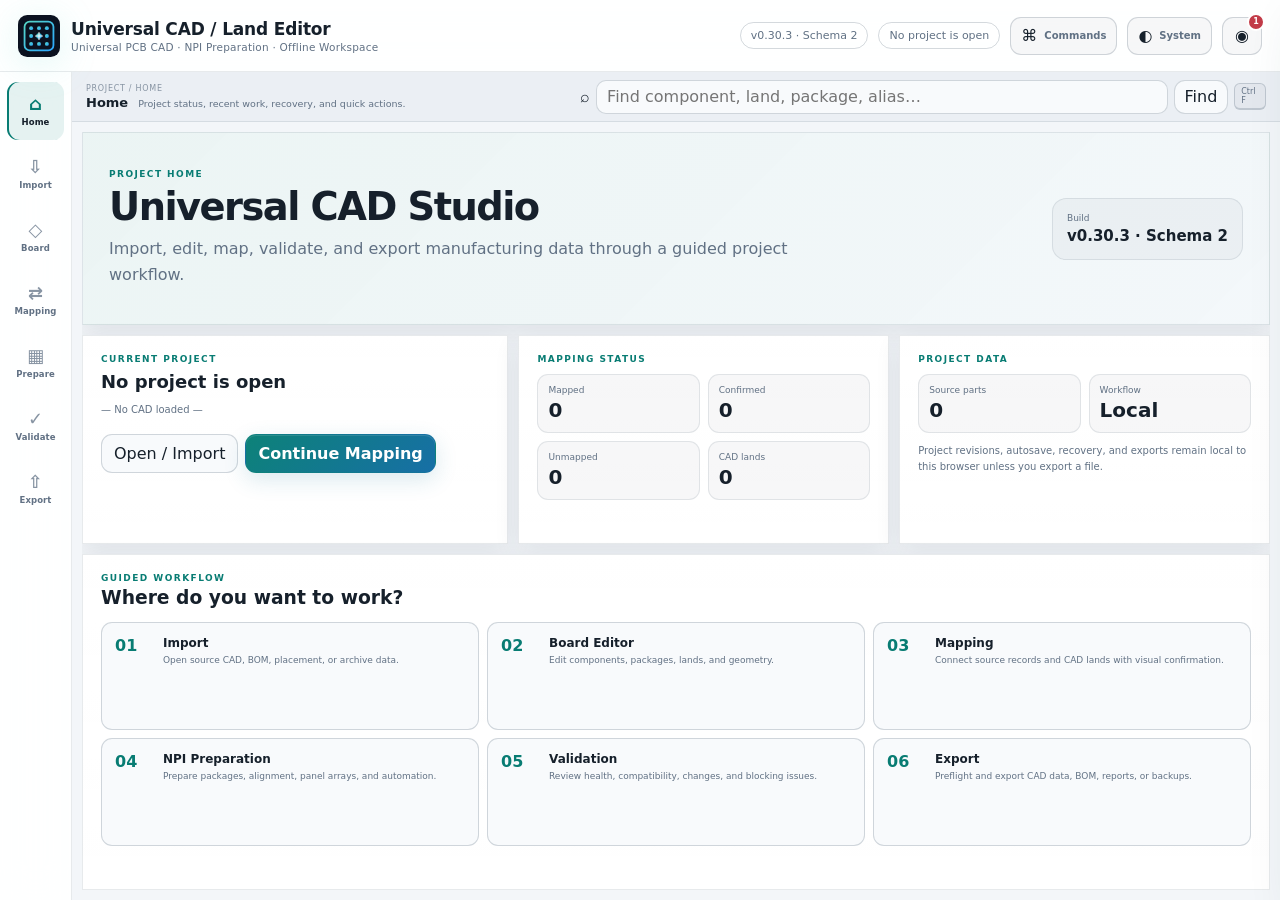
<file: index.html>
<!DOCTYPE html>

<html lang="en">
<head>
<meta charset="utf-8"/>
<meta content="width=device-width,initial-scale=1,viewport-fit=cover" name="viewport"/>
<meta content="#071019" id="themeColorMeta" name="theme-color"/>
<meta content="Offline-first CAD and NPI preparation workspace for PCB manufacturing data, mapping, validation, editing, and export." name="description"/>
<link href="./manifest.webmanifest" rel="manifest"/>
<link href="./icons/icon.svg" rel="icon" type="image/svg+xml"/>
<script>
try {
  const preference = localStorage.getItem('universal-cad-theme-v2') || 'system';
  const resolved = preference === 'system' ? (matchMedia('(prefers-color-scheme: light)').matches ? 'light' : 'dark') : preference;
  document.documentElement.dataset.themePreference = preference;
  document.documentElement.dataset.theme = resolved;
} catch (error) {
  document.documentElement.dataset.themePreference = 'system';
  document.documentElement.dataset.theme = 'dark';
}
</script>
<link href="./styles.css?v=0.30.3" rel="stylesheet"/>
<title>Universal CAD Studio v0.30.3</title>
</head>
<body>
<header class="topbar">
<div class="brand">
<img alt="" class="brand-icon" src="./icons/icon.svg"/>
<div>
<h1>Universal CAD / Land Editor</h1>
<p>Universal PCB CAD · NPI Preparation · Offline Workspace</p>
</div>
</div>
<div class="top-actions">
<span class="status-pill muted" id="buildInfoBadge" title="App version · Build commit · Schema version">v0.30.3 · Schema 2</span>
<span class="status-pill muted" id="projectStatus">No project open</span>
<button class="ghost hidden" id="appUpdateButton" type="button">Update available · Update</button>
<button aria-hidden="true" class="npi-launch legacy-route-trigger" id="npiWorkspaceButton" tabindex="-1" type="button">NPI Workspace</button>
<button class="top-action-button" id="commandPaletteButton" title="Command Palette (Ctrl+K)" type="button"><span>⌘</span><span class="top-action-label">Commands</span></button>
<div class="theme-control">
<button aria-expanded="false" class="top-action-button" id="themeToggleButton" type="button"><span data-theme-icon>◐</span><span class="top-action-label" data-theme-label>System</span></button>
<div class="theme-menu hidden" id="themeMenu" role="menu">
<div class="theme-menu-title">Appearance</div>
<button data-theme-choice="light" type="button"><span>☀</span><b>Light</b><small>Bright engineering workspace</small></button>
<button data-theme-choice="dark" type="button"><span>☾</span><b>Dark</b><small>Low-glare engineering workspace</small></button>
<button data-theme-choice="system" type="button"><span>◐</span><b>System</b><small>Follow the operating system</small></button>
<label class="ui-level-control">Feature level<select id="uiLevelSelect"><option value="standard">Standard</option><option value="advanced">Advanced</option></select></label>
</div>
</div>
<button aria-label="Notifications" class="top-action-button notification-button" id="notificationButton" title="Notifications" type="button"><span>◉</span><span class="notification-badge hidden" id="notificationBadge">0</span></button>
<button class="ghost hidden" id="installButton" type="button">Install App</button>
</div>
</header>
<nav aria-label="Primary workspace navigation" class="primary-nav">
<button class="active" data-workspace-route="home" title="Project dashboard and recent work" type="button"><span class="nav-icon">⌂</span><span>Home</span></button>
<button data-workspace-route="import" title="Import CAD, BOM, placement, archives, and backups" type="button"><span class="nav-icon">⇩</span><span>Import</span></button>
<button data-workspace-route="editor" title="Edit board, component, package, and land geometry" type="button"><span class="nav-icon">◇</span><span>Board</span></button>
<button data-workspace-route="mapping" title="Map source records to CAD lands" type="button"><span class="nav-icon">⇄</span><span>Mapping</span></button>
<button data-workspace-route="npi" title="Prepare packages, alignment, panelization, and automation" type="button"><span class="nav-icon">▦</span><span>Prepare</span></button>
<button data-workspace-route="validation" title="Review project health, compatibility, revisions, and issues" type="button"><span class="nav-icon">✓</span><span>Validate</span></button>
<button data-workspace-route="export" title="Export CAD, BOM, reports, and project backups" type="button"><span class="nav-icon">⇧</span><span>Export</span></button>
</nav>
<section class="workspace-context-bar" aria-label="Current workspace">
<div class="workspace-context-copy"><small id="workspaceBreadcrumb">Project / Home</small><div><strong id="workspaceContextTitle">Home</strong><span id="workspaceContextSubtitle">Project status, recent work, recovery, and quick actions.</span></div></div>
<div class="global-search"><span>⌕</span><input id="globalSearchInput" placeholder="Find component, land, package, alias…" type="search"/><button id="globalSearchButton" type="button">Find</button><kbd>Ctrl F</kbd></div>
<span class="ui-level-badge" id="uiLevelBadge">Standard tools</span>
</section>
<main class="app-shell">
<aside class="left-panel panel">
<section class="panel-section import-section" data-workspace-section="import">
<div class="section-heading">
<div>
<span class="eyebrow">1. IMPORT</span>
<h2>Import Files</h2>
</div>
<button class="icon-button" id="resetButton" title="Reset Project" type="button">↺</button>
</div>
<label class="drop-zone" id="dropZone">
<input accept=".zip,.tgz,.tar.gz,.tar,.gz,.Z,.xml,.cpo,.cad,.fab,.gcd,.job,.dat,.txt,.csv,.xlsx" hidden="" id="projectFile" type="file"/>
<span class="drop-icon">⌁</span>
<strong>Drop ODB++, ZIP, XML, CAD, Custcel, CSV, or XLSX here</strong>
<small>Detect supported manufacturing data automatically and open the full board without modifying the source.</small>
</label>
<div class="mini-actions cad-file-actions">
<button id="originalCadButton" type="button">Original CAD</button>
<input accept=".xml,.cpo,.cad,.fab,.gcd,.job,.dat,.txt,.zip,.tgz,.tar.gz,.tar,.gz,.Z,application/xml,text/xml,application/zip,application/gzip,application/x-tar" hidden="" id="originalCadFile" type="file"/>
<button id="generatedCadButton" type="button">Generated CAD</button>
<input accept=".xml,.cpo,.cad,.fab,.gcd,.job,.dat,.txt,.zip,.tgz,.tar.gz,.tar,.gz,.Z,application/xml,text/xml,application/zip,application/gzip,application/x-tar" hidden="" id="generatedCadFile" type="file"/>
<button id="archiveCadButton" type="button">Open ZIP / TGZ / TAR</button>
<input accept=".zip,.tgz,.tar.gz,.tar,.gz,.Z,.xml,.cpo,.cad,.fab,.gcd,.job,.dat,.txt,application/zip,application/gzip,application/x-tar,application/xml" hidden="" id="archiveCadFile" type="file"/>
<button id="restoreButton" type="button">Import Project / Mapping Backup</button>
<input accept=".json,application/json" hidden="" id="restoreFile" type="file"/>
<button disabled="" id="projectBackupButton" type="button">Export Project Backup</button>
<button disabled="" id="recoveryButton" type="button">Recover Autosave</button>
<button id="storageManagerButton" type="button">Project Manager</button>
</div>
<div class="file-row"><span>Original CAD</span><strong id="xmlFileName">—</strong></div>
<div class="file-row"><span>Generated CAD</span><strong id="generatedXmlFileName">—</strong></div>
<div class="file-row"><span>Source XLSX</span><strong id="xlsxFileName">—</strong></div>
<div class="file-row"><span>CAD package</span><strong id="archiveFileName">—</strong></div>
<div class="progress-wrap hidden" id="progressWrap"><div class="progress-bar" id="progressBar"></div></div>
<p class="helper-text" id="importMessage">Files are processed locally in your browser and are not uploaded to a server.</p>
<details class="archive-diagnostics hidden" id="archiveDiagnostics"><summary>File Diagnostics</summary><pre id="archiveDiagnosticsText">—</pre></details>
</section>
<section class="panel-section" data-workspace-section="import">
<span class="eyebrow">2. TXT → XML PLACEMENT</span>
<h2>Build XML from Placement TXT</h2>
<p class="helper-text">Use only the Location, Variation, X, and Y columns. Header names are optional. All other TXT columns are ignored.</p>
<div class="mini-actions">
<button id="txtPlacementButton" type="button">Select Placement TXT</button>
<input accept=".txt,.csv,text/plain,text/csv" hidden id="txtPlacementFile" type="file"/>
</div>
<div class="file-row"><span>TXT rows</span><strong id="txtPlacementRows">0</strong></div>
<div class="form-grid">
<label>Location<select id="txtPlacementLocationColumn"></select></label>
<label>Variation / Rotation<select id="txtPlacementVariationColumn"></select></label>
<label>X<select id="txtPlacementXColumn"></select></label>
<label>Y<select id="txtPlacementYColumn"></select></label>
<label>First data row<input id="txtPlacementStartRow" min="1" step="1" type="number" value="2"/></label>
<label>Units<select id="txtPlacementUnit"><option value="mm">mm</option><option value="inch">inch</option><option value="mil">mil</option></select></label>
<label>Side<select id="txtPlacementSide"><option value="top">Top</option><option value="bottom">Bottom</option></select></label>
<label>Default pad width<input id="txtPlacementPadWidth" min="0.05" step="0.01" type="number" value="0.80"/></label>
<label>Default pad length<input id="txtPlacementPadLength" min="0.05" step="0.01" type="number" value="0.80"/></label>
<label>Pad pitch<input id="txtPlacementPadPitch" min="0.05" step="0.01" type="number" value="1.20"/></label>
</div>
<p class="helper-text" id="txtPlacementLibraries">Library is generated automatically from Location prefix. Unknown prefixes use the safe default library.</p>
<button class="primary full" disabled id="txtPlacementGenerate" type="button">Generate XML &amp; Open Board</button>
<p class="helper-text" id="txtPlacementMessage">No placement TXT loaded.</p>
</section>
<section class="panel-section" data-workspace-section="import">
<span class="eyebrow">3. SOURCE COLUMNS</span>
<h2>Source Data Columns</h2>
<div class="form-grid">
<label>Component<select id="componentColumn"></select></label>
<label>Package<select id="packageColumn"></select></label>
<label>Land identifier<select id="landColumn"></select></label>
<label>Measurement<select id="measurementColumn"></select></label>
</div>
<button class="primary full" disabled="" id="remapButton" type="button">Recalculate Mapping</button>
</section>
<section class="panel-section stats-section" data-workspace-section="mapping">
<span class="eyebrow">4. SUMMARY</span>
<div class="stat-grid">
<div class="stat"><span>Mapped</span><strong id="mappedStat">0</strong></div>
<div class="stat"><span>Confirmed</span><strong id="verifiedStat">0</strong></div>
<div class="stat"><span>Unmapped</span><strong id="unmappedStat">0</strong></div>
<div class="stat"><span>CAD lands shown</span><strong id="xmlLandStat">0</strong></div>
<div class="stat"><span>Raw-data parts</span><strong id="componentStat">0</strong></div>
</div>
<div class="formula-card" id="mappingFormula">No mapping strategy yet</div>
</section>
<section class="panel-section" data-workspace-section="mapping">
<span class="eyebrow">5. VIEW & FILTER</span>
<label>Active CAD
          <select id="activeCadSelect"><option value="">— No CAD loaded —</option></select>
</label>
<label>Component
          <select id="componentSelect"></select>
</label>
<label class="toggle-row"><input checked="" id="heatmapToggle" type="checkbox"/><span>Measurement Heatmap</span></label>
<label class="toggle-row"><input id="labelToggle" type="checkbox"/><span>Show CAD labels when zoomed in</span></label>
<label class="toggle-row duplicate-toggle"><input checked="" id="duplicateToggle" type="checkbox"/><span>Highlight duplicate CAD names</span></label>
<label class="toggle-row"><input id="duplicateOnlyToggle" type="checkbox"/><span>Dim non-duplicate positions</span></label>
<label class="toggle-row"><input disabled="" id="cadCompareOverlayToggle" type="checkbox"/><span>Overlay Original ↔ Generated</span></label>
<label>Go to Duplicate Name
          <select id="duplicateNameSelect"><option value="">— Select duplicate name —</option></select>
</label>
<div class="duplicate-summary-mini" id="duplicateSummaryMini">No duplicate-name data</div>
<div class="button-grid">
<button id="fitButton" type="button">Fit</button>
<button id="zoomInButton" type="button">＋</button>
<button id="zoomOutButton" type="button">−</button>
</div>
</section>
</aside>
<section class="workspace">
<section class="home-dashboard" id="homeDashboard">
<div class="home-hero panel">
<div><span class="eyebrow">PROJECT HOME</span><h2>Universal CAD Studio</h2><p>Import, edit, map, validate, and export manufacturing data through a guided project workflow.</p></div>
<div class="home-build"><span>Build</span><strong id="homeBuild">v0.30.3</strong></div>
</div>
<div class="home-card-grid">
<article class="home-card panel home-project-card"><span class="eyebrow">CURRENT PROJECT</span><h3 id="homeProjectStatus">No project open</h3><p id="homeActiveCad">No CAD loaded</p><div class="home-card-actions"><button data-ui-route="import" type="button">Open / Import</button><button class="primary" data-ui-route="mapping" type="button">Continue Mapping</button></div></article>
<article class="home-card panel"><span class="eyebrow">MAPPING STATUS</span><div class="home-stat-grid"><div><span>Mapped</span><strong id="homeMapped">0</strong></div><div><span>Confirmed</span><strong id="homeConfirmed">0</strong></div><div><span>Unmapped</span><strong id="homeUnmapped">0</strong></div><div><span>CAD lands</span><strong id="homeCadLands">0</strong></div></div></article>
<article class="home-card panel"><span class="eyebrow">PROJECT DATA</span><div class="home-stat-grid"><div><span>Source parts</span><strong id="homeRawParts">0</strong></div><div><span>Workflow</span><strong>Local</strong></div></div><p>Project revisions, autosave, recovery, and exports remain local to this browser unless you export a file.</p></article>
</div>
<div class="home-workflow panel">
<div class="home-workflow-heading"><span class="eyebrow">GUIDED WORKFLOW</span><h3>Where do you want to work?</h3></div>
<div class="home-workflow-grid">
<button data-ui-route="import" type="button"><b>01</b><strong>Import</strong><span>Open source CAD, BOM, placement, or archive data.</span></button>
<button data-ui-route="editor" type="button"><b>02</b><strong>Board Editor</strong><span>Edit components, packages, lands, and geometry.</span></button>
<button data-ui-route="mapping" type="button"><b>03</b><strong>Mapping</strong><span>Connect source records and CAD lands with visual confirmation.</span></button>
<button data-ui-route="npi" type="button"><b>04</b><strong>NPI Preparation</strong><span>Prepare packages, alignment, panel arrays, and automation.</span></button>
<button data-ui-route="validation" type="button"><b>05</b><strong>Validation</strong><span>Review health, compatibility, changes, and blocking issues.</span></button>
<button data-ui-route="export" type="button"><b>06</b><strong>Export</strong><span>Preflight and export CAD data, BOM, reports, or backups.</span></button>
</div>
</div>
</section>
<section class="route-page route-page-editor" data-route-page="editor" id="editorWorkspacePage">
  <header class="route-page-heading panel"><div><span class="eyebrow">BOARD EDITOR</span><h2>Edit Board Geometry</h2><p>Component, package, land, transform, history, and CAD export tools live only on this page.</p></div></header>
  <div class="route-empty-state panel" id="editorWorkspaceEmpty"><div class="route-empty-icon">◇</div><h3>No editable CAD is open</h3><p>Import a supported CAD source first. The editor opens inside this workspace. Use Fullscreen only when you want to expand it.</p><button class="primary" data-ui-route="import" type="button">Go to Import</button></div>
  <div class="route-embed-host hidden" id="editorWorkspaceHost"></div>
</section>
<section class="route-page route-page-npi" data-route-page="npi" id="npiWorkspacePage">
  <header class="route-page-heading panel"><div><span class="eyebrow">NPI PREPARATION</span><h2>Prepare Manufacturing Data</h2><p>Package, alignment, panelization, reconciliation preparation, and safe automation are grouped here.</p></div></header>
  <div class="route-embed-host" id="npiWorkspaceHost"></div>
</section>
<section class="route-page route-page-validation" data-route-page="validation" id="validationWorkspacePage">
  <header class="route-page-heading panel"><div><span class="eyebrow">VALIDATION CENTER</span><h2>Review Before Release</h2><p>Project health, compatibility, PCB data, revision comparison, and reference checks are grouped here.</p></div></header>
  <div class="route-embed-host" id="validationWorkspaceHost"></div>
</section>
<section class="route-page route-page-export" data-route-page="export" id="exportWorkspacePage">
  <header class="route-page-heading panel"><div><span class="eyebrow">EXPORT CENTER</span><h2>Choose, Preflight, Export</h2><p>Manufacturing CAD, BOM, mapping reports, and project backups are grouped here.</p></div><button class="hidden" id="exportWorkspaceBackButton" type="button">← Back to Export Options</button></header>
  <div class="route-embed-host" id="exportWorkspaceHost"></div>
  <div class="route-embed-host hidden" id="exportWorkspaceNpiHost"></div>
</section>
<div class="workspace-toolbar panel">
<div class="search-wrap">
<span>⌕</span>
<input id="searchInput" placeholder="Search RefDes, land name, persistent ID, or alias" type="search"/>
<button id="searchButton" type="button">Search</button>
</div>
<div class="toolbar-actions">
<div class="toolbar-group" data-toolbar-group="board"><span>Board</span><button class="primary" disabled="" id="cadEditorButton" type="button">Edit CAD</button><button class="detail-panel-button" id="detailPanelButton" type="button">Land Details</button></div>
<div class="toolbar-group" data-toolbar-group="mapping"><span>Mapping</span><button disabled="" id="manualButton" type="button">Edit Mode</button><button disabled="" id="teachButton" type="button">Manual Teach</button></div>
<div class="toolbar-group" data-toolbar-group="validation"><span>Validate</span><button disabled="" id="cadInspectorButton" type="button">Name Inspector</button><button disabled="" id="cadCompareButton" type="button">Compare CAD</button></div>
<div class="toolbar-group toolbar-history" data-toolbar-group="history"><span>History</span><button disabled="" id="undoButton" type="button">Undo</button><button disabled="" id="redoButton" type="button">Redo</button></div>
<div class="toolbar-group toolbar-export" data-toolbar-group="export"><span>Quick export</span><button disabled="" id="exportCsvButton" type="button">CSV</button><button class="primary" disabled="" id="exportExcelButton" type="button">Excel</button><button disabled="" id="exportJsonButton" type="button">Backup</button></div>
</div>
</div>
<div class="viewer panel">
<canvas id="cadCanvas"></canvas>
<div class="viewer-hud top-left">
<span id="viewerTitle">No data</span>
<small id="viewerSubtitle">Import a file to display land positions</small>
</div>
<div class="viewer-hud bottom-left legend">
<span class="measurement-gradient"></span>
<span>Measurement low → high</span>
<span><i class="dot selected"></i> Selected</span>
<span><i class="dot confirmed"></i> Manually confirmed</span>
<span><i class="dot duplicate"></i> Duplicate CAD name</span>
<span class="compare-legend"><i class="dot compare-original"></i> Original</span>
<span class="compare-legend"><i class="dot compare-generated"></i> Generated</span>
</div>
<div class="manual-banner edit-panel hidden" id="manualBanner">
<div class="edit-panel-heading"><strong>EDIT MODE</strong><button aria-label="Exit Edit Mode" class="edit-close" id="exitEditButton" type="button">✕</button></div>
<span id="editCurrentLabel">Select a source record from the table or search.</span>
<small>Then click a CAD location in the viewer to confirm the mapping pair.</small>
<div class="edit-panel-actions">
<button id="editPrevButton" type="button">← Previous</button>
<button id="editNextButton" type="button">Next →</button>
</div>
<label class="edit-toggle"><input checked="" id="editAutoNext" type="checkbox"/> Advance to next source record automatically</label>
<label class="edit-toggle"><input checked="" id="editLockConfirmed" type="checkbox"/> Lock clicked mapping as Confirmed</label>
</div>
<div class="tooltip hidden" id="tooltip"></div>
</div>
<div class="table-panel panel">
<div class="table-header">
<div>
<span class="eyebrow">MAPPING TABLE</span>
<strong id="tableSummary">0 items</strong>
</div>
<div class="table-controls">
<select id="tableFilter">
<option value="all">All</option>
<option value="duplicate">Duplicate CAD name</option>
<option value="verified">Confirmed</option>
<option value="unverified">Unconfirmed</option>
<option value="unmapped">Unmapped</option>
<option value="cad-only">CAD only</option>
</select>
<button id="prevPage" type="button">‹</button>
<span id="pageLabel">1 / 1</span>
<button id="nextPage" type="button">›</button>
</div>
</div>
<div class="table-scroll">
<table>
<thead><tr><th>Raw identifier</th><th>Component</th><th>Package</th><th>CAD local</th><th>XML ID</th><th>CAD Name</th><th>X</th><th>Y</th><th>Width</th><th>Length</th><th>Measurement</th><th>Method</th><th>Confidence</th><th>Status</th></tr></thead>
<tbody id="mappingTableBody"></tbody>
</table>
</div>
</div>
</section>
<aside class="right-panel panel">
<section class="panel-section detail-header">
<div class="detail-header-row">
<div><span class="eyebrow">SELECTED LAND</span><h2 id="selectedTitle">Nothing selected</h2></div>
<button aria-label="Close Details" class="icon-button detail-panel-close" id="detailPanelCloseButton" type="button">✕</button>
</div>
<p id="selectedSubTitle">Search or click a position in the viewer</p>
</section>
<section class="panel-section detail-grid" id="detailGrid">
<div><span>Raw identifier</span><strong id="dLocal">—</strong></div>
<div><span>XML global ID</span><strong id="dGlobal">—</strong></div>
<div><span>CAD name</span><strong id="dCad">—</strong></div>
<div><span>Component</span><strong id="dComponent">—</strong></div>
<div><span>Position X</span><strong id="dX">—</strong></div>
<div><span>Position Y</span><strong id="dY">—</strong></div>
<div><span>Measurement</span><strong id="dMeasurement">—</strong></div>
<div><span>Confidence</span><strong id="dConfidence">—</strong></div>
<div><span>Source row</span><strong id="dRow">—</strong></div>
<div><span>Mapping method</span><strong id="dMethod">—</strong></div>
<div><span>Confirmed</span><strong id="dVerified">—</strong></div>
<div><span>Anchor</span><strong id="dAnchor">—</strong></div>
</section>
<section class="panel-section duplicate-panel" id="duplicatePanel">
<div class="section-heading">
<div>
<span class="eyebrow">DUPLICATE CAD NAMES</span>
<h2>Duplicate-name Positions</h2>
</div>
<strong class="duplicate-count-badge" id="duplicateGroupCount">0</strong>
</div>
<p class="helper-text" id="duplicatePanelMessage">Select a land with a duplicate CAD name, or choose a duplicate group.</p>
<div class="duplicate-position-list" id="duplicatePositionList"><p class="empty-state">No duplicate group selected</p></div>
<div class="duplicate-panel-actions">
<button disabled="" id="fitDuplicateButton" type="button">Fit All Positions</button>
<button disabled="" id="clearDuplicateButton" type="button">Clear Group Selection</button>
</div>
</section>
<section class="panel-section histogram-section">
<div class="section-heading histogram-heading">
<div>
<span class="eyebrow">MEASUREMENT</span>
<h2>Histogram</h2>
</div>
<div class="histogram-heading-actions">
<label class="compact-control">Bins
              <select id="histogramBins">
<option value="10">10</option>
<option selected="" value="20">20</option>
<option value="30">30</option>
<option value="50">50</option>
<option value="80">80</option>
</select>
</label>
<button aria-label="Expand Histogram" class="icon-button histogram-expand-button" id="expandHistogramButton" title="Expand Histogram" type="button">⛶</button>
</div>
</div>
<canvas aria-label="Measurement histogram" height="170" id="measurementHistogram" title="Click to open detailed histogram"></canvas>
<div class="histogram-stats">
<div><span>Count</span><strong id="histCount">0</strong></div>
<div><span>Min</span><strong id="histMin">—</strong></div>
<div><span>Average</span><strong id="histAverage">—</strong></div>
<div><span>Median</span><strong id="histMedian">—</strong></div>
<div><span>Max</span><strong id="histMax">—</strong></div>
</div>
<p class="helper-text" id="histogramMessage">The histogram shows measurement values for the selected component from source data only.</p>
</section>
<section class="panel-section manual-actions-section">
<span class="eyebrow">MANUAL ACTIONS</span>
<div class="manual-action-grid">
<button disabled="" id="anchorButton" type="button">Lock as Anchor</button>
<button disabled="" id="unmapButton" type="button">Unmap</button>
<button disabled="" id="nudgePrevButton" type="button">Shift CAD −1</button>
<button disabled="" id="nudgeNextButton" type="button">Shift CAD +1</button>
</div>
<p class="helper-text">Only mappings explicitly confirmed in Edit Mode are Confirmed. Automatic order and pattern results remain suggestions until confirmed.</p>
</section>
<section class="panel-section">
<label>Display Alias / Note
          <input disabled="" id="aliasInput" placeholder="Example: needs recheck" type="text"/>
</label>
<button class="full" disabled="" id="saveAliasButton" type="button">Save Note</button>
<p class="warning hidden" id="duplicateWarning"></p>
</section>
<section class="panel-section raw-section">
<div class="section-heading"><h2>Source Record</h2><button class="icon-button" disabled="" id="copyRawButton" type="button">⧉</button></div>
<pre id="rawData">—</pre>
</section>
<section class="panel-section about-section">
<strong>Project Mapping Method</strong>
<p>Component and package context is used to find candidates. Automatic order is only a suggestion; Confirmed mappings require explicit user confirmation.</p>
</section>
</aside>
</main>
<div aria-hidden="true" class="detail-panel-backdrop hidden" id="detailPanelBackdrop"></div>
<div aria-labelledby="teachTitle" aria-modal="true" class="modal-overlay hidden" id="teachOverlay" role="dialog">
<div class="teach-dialog panel">
<div class="teach-header">
<div>
<span class="eyebrow">SAFE PATTERN PREVIEW</span>
<h2 id="teachTitle">Safe Pattern Preview</h2>
<p id="teachComponentLabel">At least two anchors are required. Only exact continuous ranges between anchors are proposed.</p>
</div>
<button aria-label="Close" class="icon-button" id="closeTeachButton" type="button">✕</button>
</div>
<div class="teach-layout">
<section class="teach-card">
<div class="teach-card-heading">
<div><span class="eyebrow">ANCHORS</span><strong id="anchorCountLabel">0 points</strong></div>
<button id="clearAnchorsButton" type="button">Clear All Anchors</button>
</div>
<div class="anchor-list" id="anchorList"><p class="empty-state">No anchors yet</p></div>
<p class="helper-text">Select a land in the table or viewer, then lock it as an anchor or remap it to a new CAD location.</p>
</section>
<section class="teach-card">
<span class="eyebrow">PATTERN SETTINGS</span>
<div class="teach-form-grid">
<label>Direction
              <select id="patternDirection">
<option value="auto">Auto-detect from anchors</option>
<option value="forward">Forward: source index increases with CAD order</option>
<option value="reverse">Reverse: source index increases against CAD order</option>
</select>
</label>
<label>Additional Shift<input disabled="" id="patternShift" step="1" title="Safe mode does not allow shift" type="number" value="0"/></label>
<label>Start Source Land<input id="patternStart" placeholder="Automatic" step="1" type="number"/></label>
<label>End Source Land<input id="patternEnd" placeholder="Automatic" step="1" type="number"/></label>
</div>
<label class="toggle-row"><input checked="" id="preserveAnchors" type="checkbox"/><span>Always preserve anchors even when the pattern conflicts</span></label>
<div class="teach-button-row">
<button class="primary" id="previewPatternButton" type="button">Build Preview</button>
<button id="fillBetweenButton" type="button">Preview Between Anchors</button>
<button disabled="" id="clearPreviewButton" type="button">Clear Preview</button>
</div>
</section>
<section class="teach-card preview-card">
<div class="teach-card-heading">
<div><span class="eyebrow">PREVIEW</span><strong id="previewTitle">No preview</strong></div>
<span class="status-pill muted" id="previewDirectionBadge">—</span>
</div>
<div class="preview-stats">
<div><span>Usable</span><strong id="previewApplicable">0</strong></div>
<div><span>High confidence</span><strong id="previewHigh">0</strong></div>
<div><span>Needs review</span><strong id="previewReview">0</strong></div>
<div><span>Conflict</span><strong id="previewConflict">0</strong></div>
</div>
<div class="formula-card" id="previewFormula">Place anchors, then build a preview</div>
<p class="warning hidden" id="previewWarning"></p>
<div class="teach-button-row apply-row">
<button class="primary" disabled="" id="applyPatternButton" type="button">Apply as Suggestion (not confirmed)</button>
<button disabled="" id="applyHighButton" type="button">Apply Safe Suggestions</button>
</div>
</section>
<section class="teach-card">
<span class="eyebrow">QUICK OPERATIONS</span>
<div class="quick-grid">
<button id="previewForwardButton" type="button">Check Forward Between Anchors</button>
<button id="previewReverseButton" type="button">Check Reverse Between Anchors</button>
<button id="shiftAllPrevButton" type="button">Shift Current Result −1</button>
<button id="shiftAllNextButton" type="button">Shift Current Result +1</button>
<button class="danger-button" id="unmapRangeButton" type="button">Unmap Selected Range</button>
</div>
<p class="helper-text">Safe Pattern never expands beyond anchors. Applied suggestions remain unconfirmed until explicitly confirmed in Edit Mode.</p>
</section>
</div>
</div>
</div>
<div aria-labelledby="componentReportTitle" aria-modal="true" class="modal-overlay component-report-overlay hidden" id="componentReportOverlay" role="dialog">
<div class="component-report-dialog panel">
<header class="cad-inspector-header">
<div>
<span class="eyebrow">COMPONENT EXCEL REPORT</span>
<h2 id="componentReportTitle">Create Component Excel Report</h2>
<p>Create board overview, zone images, land tables, and histograms in one .xlsx file.</p>
</div>
<button aria-label="Close" class="icon-button" id="closeComponentReportButton" type="button">✕</button>
</header>
<div class="component-report-options">
<label>Components to Export
          <select id="componentReportScope">
<option value="current">Current Component Only</option>
<option value="raw">All Components Found in Source Data</option>
<option value="all">All CAD Components with Lands</option>
</select>
</label>
<label>Zone Grid
          <select id="componentReportZones">
<option value="2">2 × 2</option>
<option selected="" value="3">3 × 3</option>
<option value="4">4 × 4 (most detailed)</option>
</select>
</label>
<label>Zoom Image Labels
          <select id="componentReportLabels">
<option value="cad">CAD Name</option>
<option value="xray">Source Land Number</option>
<option selected="" value="both">CAD Name + Source Land</option>
<option value="none">No Labels</option>
</select>
</label>
<label>CAD Name Source
          <select id="componentReportNameSource">
<option value="active">Active CAD</option>
<option value="original">Original CAD</option>
<option value="generated">Generated CAD</option>
</select>
</label>
<label>Image Resolution
          <select id="componentReportResolution">
<option value="1600">Standard</option>
<option selected="" value="2200">Detailed</option>
<option value="3000">High Detail</option>
</select>
</label>
<label class="toggle-row component-report-toggle"><input checked="" id="componentReportHeatmap" type="checkbox"/><span>Use Measurement Heatmap</span></label>
<label class="toggle-row component-report-toggle"><input checked="" id="componentReportCompatibility" type="checkbox"/><span>Excel Compatibility — reduce repeated zone data for faster opening</span></label>
</div>
<div class="component-report-preview">
<div><span>Component</span><strong id="componentReportPartCount">0</strong></div>
<div><span>Land</span><strong id="componentReportLandCount">0</strong></div>
<div><span>Zone sheets</span><strong id="componentReportZoneCount">0</strong></div>
<div><span>Measurement</span><strong id="componentReportMeasurementCount">0</strong></div>
</div>
<p class="helper-text" id="componentReportMessage">Choose components and report options, then create the Excel file.</p>
<div class="component-report-actions">
<button id="cancelComponentReportButton" type="button">Cancel</button>
<button class="primary" id="generateComponentReportButton" type="button">Create Component Report Excel</button>
</div>
</div>
</div>
<div aria-labelledby="cadCompareTitle" aria-modal="true" class="modal-overlay cad-compare-overlay hidden" id="cadCompareOverlay" role="dialog">
<div class="cad-compare-dialog panel">
<header class="cad-inspector-header">
<div>
<span class="eyebrow">ORIGINAL ↔ GENERATED CAD</span>
<h2 id="cadCompareTitle">Compare New CAD with Original CAD</h2>
<p>Match components and lands by persistent IDs first, then use coordinates as a fallback.</p>
</div>
<button aria-label="Close" class="icon-button" id="closeCadCompareButton" type="button">✕</button>
</header>
<div class="cad-compare-toolbar">
<label>Maximum Coordinate Match Distance (mm)
          <input id="cadCompareTolerance" max="10" min="0.0001" step="0.001" type="number" value="0.08"/>
</label>
<label>Filter
          <select id="cadCompareFilter">
<option value="changed">Changed / Issues Only</option>
<option value="all">All</option>
<option value="renamed">Renamed</option>
<option value="moved">Moved</option>
<option value="missing">Missing</option>
</select>
</label>
<label class="cad-inspector-search">Search
          <input id="cadCompareSearch" placeholder="Component, persistent ID, original or generated name" type="search"/>
</label>
<button id="rebuildCadCompareButton" type="button">Recalculate</button>
</div>
<div class="cad-compare-summary">
<div><span>Matched Components</span><strong id="cadCompareComponents">0</strong></div>
<div><span>Matched Lands</span><strong id="cadCompareMatched">0</strong></div>
<div><span>Renamed</span><strong id="cadCompareRenamed">0</strong></div>
<div><span>Moved</span><strong id="cadCompareMoved">0</strong></div>
<div><span>Missing in New CAD</span><strong id="cadCompareMissing">0</strong></div>
<div><span>Extra in New CAD</span><strong id="cadCompareExtra">0</strong></div>
</div>
<div class="cad-inspector-actions">
<button id="useOriginalCadButton" type="button">Show Original CAD</button>
<button class="primary" id="useGeneratedCadButton" type="button">Show Generated CAD</button>
<button id="fitCadCompareButton" type="button">Fit Selected Pair</button>
<button id="exportCadCompareButton" type="button">Export Mapping CSV</button>
</div>
<p class="helper-text" id="cadCompareMessage">Load Original CAD and Generated CAD to start comparison.</p>
<div class="cad-inspector-table-wrap">
<table class="cad-inspector-table cad-compare-table">
<thead><tr><th>Part</th><th>Original XML</th><th>Original Name</th><th>Generated XML</th><th>New Name</th><th>Distance</th><th>Match Method</th><th>Status</th><th></th></tr></thead>
<tbody id="cadCompareTableBody"></tbody>
</table>
</div>
<footer class="cad-inspector-footer">
<span id="cadCompareTableSummary">0 items</span>
<div><button id="cadComparePrevPage" type="button">‹</button><span id="cadComparePageLabel">1 / 1</span><button id="cadCompareNextPage" type="button">›</button></div>
</footer>
</div>
</div>
<div aria-labelledby="cadInspectorTitle" aria-modal="true" class="modal-overlay cad-inspector-overlay hidden" id="cadInspectorOverlay" role="dialog">
<div class="cad-inspector-dialog panel">
<header class="cad-inspector-header">
<div>
<span class="eyebrow">CAD NAME INSPECTOR</span>
<h2 id="cadInspectorTitle">Inspect and Edit CAD Land Names</h2>
<p>Check duplicate, blank, and over-length land names before applying or exporting.</p>
</div>
<button aria-label="Close" class="icon-button" id="closeCadInspectorButton" type="button">✕</button>
</header>
<div class="cad-inspector-toolbar">
<label>Scope
          <select id="cadInspectorScope">
<option value="all">Entire CAD</option>
<option value="raw">Source-data Components Only</option>
<option value="current">Current Component Only</option>
</select>
</label>
<label>Maximum Length
          <input id="cadMaxLength" max="12" min="2" step="1" type="number" value="5"/>
</label>
<label>When Name Is Too Long
          <select id="cadOverflowMode">
<option selected="" value="keep-start">Keep Start · Trim End</option>
<option value="keep-end">Keep End · Trim Start</option>
<option value="regenerate">Generate New Grid Name</option>
</select>
</label>
<label>When Name Is Duplicated
          <select id="cadDuplicateMode">
<option selected="" value="replace-character">Replace Character with 1, 2, 3…</option>
<option value="suffix">Append Number and Fit Length</option>
<option value="regenerate">Generate New Grid Name</option>
</select>
</label>
<label>Character to Replace
          <input autocomplete="off" id="cadDuplicateCharacter" inputmode="text" maxlength="1" type="text" value="_"/>
</label>
<label>Automatic Fallback Names
          <input id="cadNamePrefix" type="hidden" value="A"/>
<span class="cad-name-mode-readonly">A1, A2, A3… restart for each component</span>
</label>
<label>Filter
          <select id="cadIssueFilter">
<option selected="" value="all">All (including valid names)</option>
<option value="issues">Issues Only</option>
<option value="duplicate">Duplicate</option>
<option value="too-long">Too Long</option>
<option value="blank">Blank</option>
<option value="changed">Changed</option>
<option value="valid">Valid</option>
</select>
</label>
<label class="cad-inspector-search">Search
          <input id="cadInspectorSearch" placeholder="Component, persistent ID, or land name" type="search"/>
</label>
</div>
<div class="cad-inspector-summary">
<div><span>Total Lands</span><strong id="cadAuditTotal">0</strong></div>
<div><span>Valid</span><strong id="cadAuditValid">0</strong></div>
<div><span>Unresolved</span><strong id="cadAuditUnresolved">0</strong></div>
<div><span>Duplicate Groups</span><strong id="cadAuditDuplicateGroups">0</strong></div>
<div><span>Duplicate Lands</span><strong id="cadAuditDuplicateLands">0</strong></div>
<div><span>Too Long</span><strong id="cadAuditTooLong">0</strong></div>
<div><span>Blank</span><strong id="cadAuditBlank">0</strong></div>
<div><span>Changed Names</span><strong id="cadAuditChanged">0</strong></div>
</div>
<div class="cad-inspector-actions">
<button class="primary" id="cadAutoFixButton" type="button">Fix Problem Names Only</button>
<button id="cadRenameAllButton" type="button">Regenerate Names in Scope</button>
<button id="cadGridRenameButton" type="button">Grid Rename with Preview…</button>
<button id="cadResetNamesButton" type="button">Restore Original Names</button>
<button id="cadExportReportButton" type="button">Export Audit CSV</button>
<button id="cadApplyNamesButton" type="button">Sync Names to Viewer</button>
<button class="primary" id="cadExportXmlButton" type="button">Export CAD XML</button>
</div>
<div class="cad-rule-preview" id="cadRulePreview">
<strong>Rule Preview</strong><span>ABCDEFG → ABCDE · AB_CD, AB_CD → AB_CD, AB1CD</span>
</div>
<p class="helper-text" id="cadInspectorMessage">Show all lands, including valid names, and keep edited names synchronized with the viewer.</p>
<div class="cad-inspector-table-wrap">
<table class="cad-inspector-table">
<thead>
<tr><th>Part</th><th>Local</th><th>XML ID</th><th>Original Name</th><th>Final Name</th><th>Length</th><th>Status</th><th></th></tr>
</thead>
<tbody id="cadInspectorTableBody"></tbody>
</table>
</div>
<footer class="cad-inspector-footer">
<span id="cadInspectorTableSummary">0 items</span>
<div><button id="cadInspectorPrevPage" type="button">‹</button><span id="cadInspectorPageLabel">1 / 1</span><button id="cadInspectorNextPage" type="button">›</button></div>
</footer>
</div>
</div>
<div aria-labelledby="nameGridTitle" aria-modal="true" class="modal-overlay cad-submodal-overlay hidden" id="nameGridOverlay" role="dialog">
<div class="cad-submodal-dialog land-grid-dialog name-grid-dialog">
<header class="cad-submodal-header">
<div><span class="eyebrow">CAD NAME GRID PREVIEW</span><h2 id="nameGridTitle">Grid Land Rename</h2><p id="nameGridSubtitle">Preview changes before writing to the Working Model. The immutable source is never modified.</p></div>
<button aria-label="Close" class="icon-button" id="nameGridCloseButton" type="button">✕</button>
</header>
<div class="land-grid-controls name-grid-controls">
<label>Component<select id="nameGridComponentSelect"></select></label>
<label>Naming Format<select id="nameGridMode"><option value="coordinate-compact">A1, A2… compact sequence</option><option value="coordinate-physical">A1, A2… preserve physical grid</option><option value="sequence">LAND 1, LAND 2, LAND 3…</option><option value="number">1, 2, 3…</option></select></label>
<label>Traversal<select id="nameGridOrder"><option value="row-major">Row-major</option><option value="column-major">Column-major</option></select></label>
<label>Row Direction<select id="nameGridRowDirection"><option value="top-bottom">Top → Bottom</option><option value="bottom-top">Bottom → Top</option></select></label>
<label>Column Direction<select id="nameGridColumnDirection"><option value="left-right">Left → Right</option><option value="right-left">Right → Left</option></select></label>
<label>Prefix<input id="nameGridPrefix" maxlength="24" type="text" value="LAND "/></label>
<label>Row/Column Separator<input id="nameGridSeparator" maxlength="3" placeholder="None" type="text" value=""/></label>
<label>Start Number<input id="nameGridStart" step="1" type="number" value="1"/></label>
<label>Step<input id="nameGridStep" step="1" type="number" value="1"/></label>
<label>Zero Padding<input id="nameGridPadding" max="12" min="0" step="1" type="number" value="0"/></label>
<label>Maximum Name Length<input id="nameGridMaxLength" max="64" min="2" step="1" type="number" value="5"/></label>
<button id="nameGridResetButton" type="button">Reset Preview</button>
</div>
<p class="helper-text">Grid mode supports row/column labels. Sequential modes number only occupied lands unless physical-gap mode is selected.</p>
<div class="land-grid-table-wrap"><table class="land-grid-table name-grid-preview-table"><thead id="nameGridTableHead"></thead><tbody id="nameGridTableBody"></tbody></table></div>
<div class="land-grid-summary"><span id="nameGridDimensions">—</span><span id="nameGridChanged">—</span><span id="nameGridIssues">—</span></div>
<footer class="cad-submodal-actions"><button id="nameGridCancelButton" type="button">Cancel</button><button class="primary" id="nameGridApplyButton" type="button">Yes - Apply Preview Names</button></footer>
</div>
</div>
<div aria-labelledby="cadEditorTitle" aria-modal="true" class="modal-overlay cad-editor-overlay hidden" id="cadEditorOverlay" role="dialog">
<div class="cad-editor-dialog cad-studio-shell">
<header class="cad-studio-titlebar">
<div class="cad-studio-brand">
<img alt="" src="./icons/icon.svg"/>
<div>
<span class="eyebrow">UNIVERSAL CAD STUDIO</span>
<h2 id="cadEditorTitle">Board Editor</h2>
</div>
</div>
<div class="cad-studio-project">
<strong id="cadEditorSource">Open a supported CAD file or archive to begin editing.</strong>
<span class="cad-studio-dirty hidden" id="cadStudioDirtyBadge">Unsaved Changes</span>
</div>
<div class="cad-studio-window-actions">
<button id="cadStudioOpenButton" title="Open a new CAD file" type="button">Open File</button>
<button aria-pressed="false" id="cadStudioFullscreenButton" title="Expand Board Editor" type="button">⛶ Fullscreen</button>
<button aria-label="Close" class="icon-button" id="closeCadEditorButton" type="button">✕</button>
</div>
</header>
<nav aria-label="CAD Editor menu" class="cad-studio-menubar">
<div class="cad-studio-menu-group">
<div class="cad-menu-root">
<button aria-expanded="false" aria-haspopup="menu" data-cad-menu="file" type="button">File</button>
<div class="cad-menu-dropdown hidden" data-cad-menu-panel="file" role="menu">
<button data-cad-command="open" type="button">Open CAD File… <kbd>Ctrl+O</kbd></button>
<hr/>
<button data-cad-command="export-selected" type="button">Export Selected Format… <kbd>Ctrl+E</kbd></button>
<button data-cad-command="export-xml" type="button">Export Inspection / Inspection XML…</button>
<button data-cad-command="export-gencad" type="button">Export CAD ASCII 1.4 (.cad)…</button>
<button data-cad-command="export-fabmaster" type="button">Export Manufacturing ASCII (.fab)…</button>
<button data-cad-command="export-archive" type="button">Export Archive…</button>
<hr/>
<button data-cad-command="close" type="button">Close CAD Editor <kbd>Esc</kbd></button>
</div>
</div>
<div class="cad-menu-root">
<button aria-expanded="false" aria-haspopup="menu" data-cad-menu="edit" type="button">Edit</button>
<div class="cad-menu-dropdown hidden" data-cad-menu-panel="edit" role="menu">
<button data-cad-command="undo" data-requires-undo="" type="button">Undo <kbd>Ctrl+Z</kbd></button>
<button data-cad-command="redo" data-requires-redo="" type="button">Redo <kbd>Ctrl+Y</kbd></button>
<hr/>
<button data-cad-command="cut" type="button">Cut <kbd>Ctrl+X</kbd></button>
<button data-cad-command="copy" type="button">Copy <kbd>Ctrl+C</kbd></button>
<button data-cad-command="paste" type="button">Paste <kbd>Ctrl+V</kbd></button>
<button data-cad-command="duplicate" type="button">Duplicate <kbd>Ctrl+D</kbd></button>
<button class="danger-menu" data-cad-command="delete" type="button">Delete Selection <kbd>Del</kbd></button>
<hr/>
<button data-cad-command="select-all" type="button">Select All Visible <kbd>Ctrl+A</kbd></button>
<button data-cad-command="clear-selection" type="button">Clear Selection <kbd>Esc</kbd></button>
</div>
</div>
<div class="cad-menu-root">
<button aria-expanded="false" aria-haspopup="menu" data-cad-menu="view" type="button">View</button>
<div class="cad-menu-dropdown hidden" data-cad-menu-panel="view" role="menu">
<button data-cad-command="fit-board" type="button">Fit Board <kbd>F</kbd></button>
<button data-cad-command="fit-selection" type="button">Fit Selection</button>
<button data-cad-command="zoom-in" type="button">Zoom In <kbd>+</kbd></button>
<button data-cad-command="zoom-out" type="button">Zoom Out <kbd>−</kbd></button>
<hr/>
<button data-cad-check="grid" data-cad-command="toggle-grid" type="button">Show Grid</button>
<button data-cad-check="labels" data-cad-command="toggle-labels" type="button">Show Labels</button>
<button data-cad-check="snap" data-cad-command="toggle-snap" type="button">Snap to Grid</button>
<hr/>
<button data-cad-check="side-all" data-cad-command="side-all" type="button">Top + Bottom</button>
<button data-cad-check="side-top" data-cad-command="side-top" type="button">Top Only</button>
<button data-cad-check="side-bottom" data-cad-command="side-bottom" type="button">Bottom Only</button>
<hr/>
<button data-cad-command="fullscreen" type="button">Fullscreen</button>
</div>
</div>
<div class="cad-menu-root">
<button aria-expanded="false" aria-haspopup="menu" data-cad-menu="board" type="button">Board</button>
<div class="cad-menu-dropdown hidden" data-cad-menu-panel="board" role="menu">
<button data-cad-command="board-rotate-left" type="button">Rotate Board Left 90°</button>
<button data-cad-command="board-rotate-right" type="button">Rotate Board Right 90°</button>
<button data-cad-command="board-rotate-180" type="button">Rotate Board 180°</button>
<hr/>
<button data-cad-command="board-mirror-left-right" type="button">Mirror Left ↔ Right</button>
<button data-cad-command="board-mirror-top-bottom" type="button">Mirror Top ↔ Bottom</button>
<hr/>
<button data-cad-command="grid-map" type="button">Grid / Land Map…</button>
</div>
</div>
<div class="cad-menu-root">
<button aria-expanded="false" aria-haspopup="menu" data-cad-menu="tools" type="button">Tools</button>
<div class="cad-menu-dropdown hidden" data-cad-menu-panel="tools" role="menu">
<button data-cad-check="select-tool" data-cad-command="select-tool" type="button">Select Tool <kbd>V</kbd></button>
<button data-cad-check="pan-tool" data-cad-command="pan-tool" type="button">Pan Tool <kbd>H</kbd></button>
<hr/>
<button data-cad-check="component-mode" data-cad-command="component-mode" type="button">Component Mode <kbd>C</kbd></button>
<button data-cad-check="land-mode" data-cad-command="land-mode" type="button">Land Mode <kbd>L</kbd></button>
<hr/>
<button data-cad-command="rotate-left" type="button">Rotate Left 90°</button>
<button data-cad-command="rotate-right" type="button">Rotate Right 90° <kbd>R</kbd></button>
<button data-cad-command="flip-side" type="button">Flip Top ↔ Bottom</button>
<hr/>
<button data-cad-command="open-name-inspector" type="button">Inspect and Rename Lands…</button>
<hr/>
<button data-cad-command="select-non-pop" type="button">Select Non-Pop Components</button>
<button class="danger-menu" data-cad-command="delete-non-pop" type="button">Remove Non-Pop from Working Revision…</button>
<hr/>
<button data-cad-command="validate" type="button">Validate CAD</button>
</div>
</div>
</div>
<div aria-label="Board summary" class="cad-studio-summary">
<span><b id="cadEditorComponentCount">0</b> Components</span>
<span><b id="cadEditorLandCount">0</b> Lands</span>
<span class="cad-non-pop-summary hidden" id="cadEditorNonPopSummary"><b id="cadEditorNonPopCount">0</b> Non-Pop</span>
<span class="layer-top"><b id="cadEditorTopCount">0</b> Top</span>
<span class="layer-bottom"><b id="cadEditorBottomCount">0</b> Bottom</span>
<span class="hidden"><b id="cadEditorUnknownCount">0</b></span>
</div>
</nav>
<div class="cad-studio-commandbar">
<div class="cad-command-primary">
<button disabled="" id="cadEditorUndoButton" title="Undo (Ctrl+Z)" type="button">↶ Undo</button>
<button disabled="" id="cadEditorRedoButton" title="Redo (Ctrl+Y / Ctrl+Shift+Z)" type="button">↷ Redo</button>
<span class="cad-command-divider"></span>
<button disabled="" id="cadEditorAddComponentButton" title="Duplicate selected component (Ctrl+D)" type="button">⧉ Duplicate</button>
<button disabled="" id="cadEditorRotateLeftButton" title="Rotate Left 90°" type="button">↶ 90°</button>
<button disabled="" id="cadEditorRotateRightButton" title="Rotate Right 90°" type="button">↷ 90°</button>
<button disabled="" id="cadEditorFlipSideButton" title="Flip Top ↔ Bottom" type="button">⇄ Flip Side</button>
<span class="cad-command-divider"></span>
<button disabled="" id="cadEditorAlignLeftButton" title="Align Left" type="button">⇤</button>
<button disabled="" id="cadEditorAlignCenterXButton" title="Align Center X" type="button">↔</button>
<button disabled="" id="cadEditorAlignRightButton" title="Align Right" type="button">⇥</button>
<button disabled="" id="cadEditorAlignTopButton" title="Align Top" type="button">⇧</button>
<button disabled="" id="cadEditorAlignCenterYButton" title="Align Center Y" type="button">↕</button>
<button disabled="" id="cadEditorAlignBottomButton" title="Align Bottom" type="button">⇩</button>
<span class="cad-command-divider"></span>
<button disabled="" id="cadEditorRenumberComponentButton" title="Open Name Inspector for selected component" type="button">Inspect Names…</button>
<button class="danger-button" disabled="" id="cadEditorDeleteComponentButton" title="Delete selection (Delete)" type="button">⌫ Delete</button>
</div>
<div class="cad-command-view">
<label class="cad-editor-search-field"><span>⌕</span><input id="cadEditorVisualSearch" placeholder="Search RefDes / Package / ID" type="search"/></label>
<select id="cadEditorVisualSideFilter" title="Filter board side">
<option value="all">Top + Bottom</option>
<option value="top">Top</option>
<option value="bottom">Bottom</option>
<option value="unknown">Unspecified Side</option>
</select>
<button id="cadEditorBoardReverseButton" title="Rotate Board 180°" type="button">↻ Board</button>
<button disabled="" id="cadEditorGridMapButton" title="Map generated aliases to CAD lands by grid position and export Excel from the same preview." type="button">Grid / Land Map</button>
<button id="cadEditorFitButton" title="Fit board" type="button">Fit</button>
<button aria-label="Zoom Out" class="icon-button" id="cadEditorZoomOutButton" type="button">−</button>
<button aria-label="Zoom In" class="icon-button" id="cadEditorZoomInButton" type="button">＋</button>
</div>
</div>
<div class="cad-studio-main">
<aside aria-label="Editing Tools" class="cad-studio-toolrail">
<button class="active" id="cadEditorSelectTool" title="Select / marquee (V)" type="button"><span>↖</span><small>Select</small></button>
<button id="cadEditorPanTool" title="Pan board (Space)" type="button"><span>✥</span><small>Pan</small></button>
<div class="cad-tool-separator"></div>
<button class="active" id="cadEditorComponentMode" title="Select and edit components" type="button"><span>▣</span><small>Part</small></button>
<button id="cadEditorLandMode" title="Select and edit lands/pins" type="button"><span>▦</span><small>Land</small></button>
<div class="cad-tool-separator"></div>
<button disabled="" id="cadEditorAddLandButton" title="Add land at view center" type="button"><span>＋</span><small>Land</small></button>
<button disabled="" id="cadEditorDuplicateLandButton" title="Duplicate selected land" type="button"><span>⧉</span><small>Clone</small></button>
<button disabled="" id="cadEditorCutLandButton" title="Split selected land in half along its long axis" type="button"><span>◫</span><small>Cut ½</small></button>
<button disabled="" id="cadEditorMergeLandButton" title="Merge adjacent lands when the result is a rectangle" type="button"><span>▰</span><small>Merge</small></button>
<button disabled="" id="cadEditorSplitLandButton" title="Move selected lands to a new component" type="button"><span>✂</span><small>New Part</small></button>
<button class="danger-tool" disabled="" id="cadEditorDeleteLandButton" title="Delete selected lands" type="button"><span>⌫</span><small>Delete</small></button>
</aside>
<section class="cad-editor-visual-workspace">
<div class="cad-editor-canvas-wrap cad-studio-canvas-wrap" id="cadEditorCanvasWrap">
<canvas aria-label="Graphical CAD editing workspace" id="cadEditorCanvas" tabindex="0"></canvas>
<div class="cad-editor-canvas-topline">
<strong id="cadEditorSelectionLabel">No component selected</strong>
<span id="cadEditorSelectionHint">Click a component · drag empty space for marquee selection · drag selection to move · hold Space to pan · wheel to zoom</span>
</div>
<div aria-label="Selection Commands" class="cad-selection-bar hidden" id="cadEditorSelectionBar">
<button data-cad-action="duplicate" title="Duplicate" type="button">⧉</button>
<button data-cad-action="rotate-left" title="Rotate Left" type="button">↶</button>
<button data-cad-action="rotate-right" title="Rotate Right" type="button">↷</button>
<button data-cad-action="flip-side" title="Flip Top/Bottom" type="button">⇄</button>
<button data-cad-action="fit-selection" title="Fit Selection" type="button">⌗</button>
<button data-cad-action="split-lands" title="Split Lands to New Component" type="button">✂</button>
<button class="danger-button" data-cad-action="delete" title="Delete" type="button">⌫</button>
</div>
<div class="cad-context-menu hidden" id="cadEditorContextMenu" role="menu">
<button data-cad-command="undo" data-requires-undo="" type="button">Undo <kbd>Ctrl+Z</kbd></button>
<button data-cad-command="redo" data-requires-redo="" type="button">Redo <kbd>Ctrl+Y</kbd></button>
<hr/>
<button data-cad-action="duplicate" type="button">Duplicate <kbd>Ctrl+D</kbd></button>
<button data-cad-action="rotate-right" type="button">Rotate 90° <kbd>R</kbd></button>
<button data-cad-action="flip-side" type="button">Flip Top ↔ Bottom</button>
<button data-cad-command="open-name-inspector" type="button">Inspect and Rename Lands…</button>
<button data-cad-action="fit-selection" type="button">Fit Selection <kbd>F</kbd></button>
<button data-cad-action="split-lands" type="button">Split Lands to New Component <kbd>Ctrl+X</kbd></button>
<hr/>
<button class="danger-menu" data-cad-action="delete" type="button">Delete Selection <kbd>Del</kbd></button>
</div>
<div class="cad-editor-axis-badge">X →   Y ↑   mm</div>
</div>
</section>
<aside class="cad-studio-dock">
<div class="cad-dock-tabs" role="tablist">
<button class="active" data-cad-dock="selection" type="button">Selection</button>
<button data-cad-dock="layers" type="button">Layers</button>
<button data-cad-dock="navigator" type="button">Navigator</button>
</div>
<div class="cad-dock-panel active" data-cad-panel="selection">
<header class="cad-editor-properties-header">
<div>
<span class="eyebrow">SELECTION</span>
<h3 id="cadEditorPropertyTitle">Nothing selected</h3>
<p id="cadEditorPropertySubtitle">Click the board or drag a marquee.</p>
</div>
<button class="icon-button" id="cadEditorClearSelectionButton" title="Clear Selection" type="button">×</button>
</header>
<div class="cad-selection-readout">
<div><span>Type</span><strong id="cadEditorInfoType">—</strong></div>
<div><span>RefDes / Name</span><strong id="cadEditorInfoName">—</strong></div>
<div><span>Package</span><strong id="cadEditorInfoPackage">—</strong></div>
<div><span>Population</span><strong id="cadEditorInfoPopulation">—</strong></div>
<div><span>Layer</span><strong id="cadEditorInfoSide">—</strong></div>
<div><span>Position</span><strong id="cadEditorInfoPosition">—</strong></div>
<div><span>Size / Count</span><strong id="cadEditorInfoSize">—</strong></div>
</div>
<div class="cad-dock-actions">
<button id="cadEditorSelectAllButton" type="button">Select All Visible</button>
<button disabled="" id="cadEditorDockDuplicateButton" type="button">Duplicate</button>
<button disabled="" id="cadEditorDockRotateButton" type="button">Rotate 90°</button>
<button disabled="" id="cadEditorDockFlipButton" type="button">Flip Side</button>
</div>
<section class="cad-editor-property-section compact cad-population-section">
<div class="cad-editor-section-heading"><span class="eyebrow">POPULATION</span><strong>Variation-aware</strong></div>
<p class="cad-dock-helper">Detects explicit <strong>NON POP</strong>, DNP/DNI, and semantic Population/Placed fields. Generic “NO” fields are never removed automatically.</p>
<div class="cad-population-actions">
<button id="cadEditorSelectNonPopButton" type="button">Select Non-Pop</button>
<button class="danger-button" id="cadEditorDeleteNonPopButton" type="button">Remove Non-Pop…</button>
</div>
</section>
<section class="cad-editor-property-section compact">
<div class="cad-editor-section-heading"><span class="eyebrow">LAND NAMING</span><strong id="cadEditorComponentLabel">0 components selected</strong></div>
<p class="cad-dock-helper">Select one component, then use <strong>Inspect Names…</strong> the command above to open Name Inspector and Grid Rename preview.</p>
<strong class="cad-land-selection-label" id="cadEditorLandLabel">Select one component, then switch to Land Mode.</strong>
</section>
</div>
<div class="cad-dock-panel" data-cad-panel="layers">
<span class="eyebrow">BOARD LAYERS</span>
<div class="cad-layer-cards">
<button class="active" data-cad-side="all" type="button"><i class="both"></i><span>Top + Bottom</span><strong>All</strong></button>
<button data-cad-side="top" type="button"><i class="top"></i><span>Top</span><strong id="cadLayerTopCount">0</strong></button>
<button data-cad-side="bottom" type="button"><i class="bottom"></i><span>Bottom</span><strong id="cadLayerBottomCount">0</strong></button>
</div>
<span class="eyebrow">DISPLAY</span>
<label class="cad-editor-check"><input checked="" id="cadEditorLabelToggle" type="checkbox"/> Show RefDes and land names</label>
<label class="cad-editor-check"><input checked="" id="cadEditorGridToggle" type="checkbox"/> Show Grid</label>
<label class="cad-editor-check"><input checked="" id="cadEditorSnapToggle" type="checkbox"/> Snap to grid</label>
<label class="cad-snap-field">Grid step
              <select id="cadEditorNudgeStep">
<option value="0.01">0.01 mm</option>
<option value="0.05">0.05 mm</option>
<option selected="" value="0.1">0.10 mm</option>
<option value="0.25">0.25 mm</option>
<option value="0.5">0.50 mm</option>
<option value="1">1.00 mm</option>
</select>
</label>
</div>
<div class="cad-dock-panel" data-cad-panel="navigator">
<span class="eyebrow">NAVIGATOR</span>
<p>Use the search field above to find a component by RefDes, package, or ID, then press Enter to fit.</p>
<button id="cadNavigatorFitSearchButton" type="button">Fit Search Result</button>
<button id="cadNavigatorClearSearchButton" type="button">Clear Search</button>
<div class="cad-navigator-help">
<strong>Mouse Controls</strong>
<span>Click — select</span>
<span>Shift/Ctrl + Click — add/remove selection</span>
<span>Drag empty space — marquee select</span>
<span>Drag selection — move</span>
<span>Middle / Space + Drag — Pan</span>
<span>Wheel — Zoom</span>
</div>
</div>
</aside>
</div>
<footer class="cad-editor-footer cad-studio-statusbar">
<div class="cad-status-left">
<span id="cadEditorMessage">Ready for board editing</span>
<span>X <b id="cadEditorCursorX">—</b></span>
<span>Y <b id="cadEditorCursorY">—</b></span>
<span>Zoom <b id="cadEditorZoomStatus">100%</b></span>
<span>History <b id="cadEditorHistoryStatus">0 / 0</b></span>
</div>
<div class="cad-editor-export-controls">
<label>Format
            <select aria-label="Export Format" id="cadEditorExportFormat">
<option value="inspection-xml">Inspection XML (.xml)</option>
<option value="gencad-1.4">CAD ASCII 1.4 (.cad)</option>
<option value="fabmaster-ascii">Manufacturing ASCII (.fab)</option>
</select>
</label>
<label>Side
            <select id="cadEditorExportSide">
<option value="all">Top + Bottom</option>
<option value="top">Top Only</option>
<option value="bottom">Bottom Only</option>
</select>
</label>
<button disabled="" id="cadEditorGridMapFooterButton" type="button">Grid / Land Map</button>
<button id="cadEditorApplyButton" type="button">Apply</button>
<button class="primary" id="cadEditorExportXmlButton" type="button">Export Inspection XML</button>
<button disabled="" id="cadEditorExportTgzButton" type="button">Export Archive</button>
</div>
</footer>
<div aria-labelledby="cadEditorConfirmTitle" aria-modal="true" class="cad-confirm-overlay hidden" id="cadEditorConfirmOverlay" role="dialog">
<div class="cad-confirm-dialog" data-mode="apply" id="cadEditorConfirmDialog">
<div aria-hidden="true" class="cad-confirm-icon" id="cadEditorConfirmIcon">✓</div>
<span class="eyebrow" id="cadEditorConfirmEyebrow">CONFIRM APPLY</span>
<h3 id="cadEditorConfirmTitle">Apply CAD Changes?</h3>
<p id="cadEditorConfirmMessage">The current Working Model will be validated and synchronized with the Viewer and Mapping.</p>
<div class="cad-confirm-summary" id="cadEditorConfirmSummary"></div>
<div class="cad-confirm-actions">
<button id="cadEditorConfirmNo" type="button">No · Cancel</button>
<button class="primary" id="cadEditorConfirmYes" type="button">Yes - Confirm</button>
</div>
</div>
</div>
<div aria-labelledby="landGridTitle" aria-modal="true" class="cad-submodal-overlay hidden" id="landGridOverlay" role="dialog">
<div class="cad-submodal-dialog land-grid-dialog">
<header class="cad-submodal-header">
<div><span class="eyebrow">GRID &amp; LAND MAP</span><h2 id="landGridTitle">Grid / Land Mapping</h2><p id="landGridSubtitle">Generated names are mapping aliases linked 1:1 to existing CAD land names. The same plan is used for Excel export.</p></div>
<button aria-label="Close" class="icon-button" id="landGridCloseButton" type="button">✕</button>
</header>
<div class="land-grid-controls mapping-grid-controls">
<label>Generated Name Format<select id="landGridNamingMode"><option value="grid">Grid: A1, A2, B1</option><option value="sequence">LAND 1, LAND 2, LAND 3</option><option value="number">Numbers: 1, 2, 3</option></select></label>
<label>Missing-cell Handling<select id="landGridGapMode"><option value="compact">Compact — skip empty cells</option><option value="physical">Preserve Physical Grid</option></select></label>
<label>Traversal Order<select id="landGridOrder"><option value="row-major">Row-major</option><option value="column-major">Column-major</option><option value="snake-row">Snake by row</option><option value="snake-column">Snake by column</option><option value="perimeter-clockwise">Perimeter clockwise</option><option value="perimeter-counterclockwise">Perimeter counter-clockwise</option></select></label>
<label>Row Direction<select id="landGridRowDirection"><option value="top-bottom">Top → Bottom</option><option value="bottom-top">Bottom → Top</option></select></label>
<label>Column Direction<select id="landGridColumnDirection"><option value="left-right">Left → Right</option><option value="right-left">Right → Left</option></select></label>
<label>Prefix<input id="landGridPrefix" maxlength="32" placeholder="Example: LAND " type="text"/></label>
<label>Separator<input id="landGridSeparator" maxlength="8" placeholder="Example: -" type="text"/></label>
<label>Suffix<input id="landGridSuffix" maxlength="32" placeholder="Optional" type="text"/></label>
<label>Starting Row Label<input id="landGridRowStart" maxlength="4" type="text" value="A"/></label><label>Custom Row Alphabet<input id="landGridAlphabet" maxlength="40" placeholder="ABCDEFGHIJKLMNOPQRSTUVWXYZ" type="text"/></label><label>Skip Row Letters<input id="landGridSkipLetters" maxlength="16" placeholder="Example: IOQ" type="text"/></label><label>Start at Physical Row<input id="landGridStartRow" min="1" placeholder="Automatic" step="1" type="number"/></label><label>Start at Physical Column<input id="landGridStartColumn" min="1" placeholder="Automatic" step="1" type="number"/></label>
<label>Starting Column Number<input id="landGridColumnStart" step="1" type="number" value="1"/></label>
<label>Column Step<input id="landGridColumnStep" step="1" type="number" value="1"/></label>
<label>Start Number<input id="landGridStart" step="1" type="number" value="1"/></label>
<label>Sequence Step<input id="landGridStep" step="1" type="number" value="1"/></label>
<label>Zero Padding<input id="landGridPadding" max="12" min="0" step="1" type="number" value="0"/></label>
<button id="landGridResetButton" type="button">Reset Defaults</button>
</div>
<div class="land-grid-manual-editor">
<div><strong id="landGridSelectedInfo">Click a land in the preview to override its generated name.</strong><small>This edits the mapping alias only; it does not rename CAD data.</small></div>
<input disabled="" id="landGridManualName" maxlength="64" placeholder="Generated name for selected land" type="text"/>
<button disabled="" id="landGridApplyManualButton" type="button">Apply Override</button>
<button disabled="" id="landGridClearManualButton" type="button">Clear Override</button>
</div>
<p class="helper-text">Each cell shows the <strong>New Name</strong> generated name above and the <strong>original CAD land name</strong> below. Start point, direction, traversal, prefix/suffix, step, and gap behavior are configurable.</p>
<div class="land-grid-table-wrap" id="landGridTableWrap"><table class="land-grid-table mapping-preview-table"><thead id="landGridTableHead"></thead><tbody id="landGridTableBody"></tbody></table></div>
<div class="land-grid-summary"><span id="landGridDimensions">—</span><span id="landGridChanged">—</span><span id="landGridIssues">—</span></div>
<footer class="cad-submodal-actions"><button id="landGridCancelButton" type="button">Cancel</button><button id="landGridExportExcelButton" type="button">Export Excel</button><button class="primary" id="landGridApplyButton" type="button">Yes - Apply Mapping</button></footer>
</div>
</div>
<div aria-busy="true" aria-live="polite" class="cad-editor-busy-overlay hidden" id="cadEditorBusyOverlay">
<div class="cad-editor-busy-card">
<span aria-hidden="true" class="cad-editor-spinner"></span>
<strong id="cadEditorBusyTitle">Processing…</strong>
<span id="cadEditorBusyDetail">Please wait.</span>
<progress class="cad-editor-busy-progress" id="cadEditorBusyProgress" max="100"></progress>
<div class="cad-editor-busy-actions">
<button id="cadEditorBusyCancelButton" type="button">Cancel Task</button>
<button id="cadEditorBusyCloseButton" type="button">Cancel and Close Editor</button>
</div>
</div>
</div>
<!-- Compatibility controls: retained for XML model and existing automation, but not part of the visual workflow. -->
<div aria-hidden="true" class="cad-editor-legacy-controls hidden">
<input id="cadEditorComponentSearch" type="search"/>
<div id="cadEditorComponentList"></div>
<select id="cadEditorSideFilter"><option value="all">all</option><option value="top">top</option><option value="bottom">bottom</option><option value="unknown">unknown</option></select>
<input id="cadEditorLandSearch" type="search"/>
<table><tbody id="cadEditorLandTableBody"></tbody></table>
<input id="cadEditorComponentId" type="text"/>
<input id="cadEditorComponentName" type="text"/>
<input id="cadEditorPackageName" type="text"/>
<input id="cadEditorRevision" type="text"/>
<input id="cadEditorCenterX" step="any" type="number"/>
<input id="cadEditorCenterY" step="any" type="number"/>
<input id="cadEditorAngle" step="any" type="number"/>
<button id="cadEditorSaveComponentButton" type="button">save</button>
<input id="cadEditorMoveDx" type="number" value="0"/>
<input id="cadEditorMoveDy" type="number" value="0"/>
<button id="cadEditorMoveButton" type="button">move</button>
<input id="cadEditorLandId" type="number"/>
<input id="cadEditorLandName" type="text"/>
<select id="cadEditorLandSide"><option value="Top">Top</option><option value="Bottom">Bottom</option><option value="">Unknown</option></select>
<input id="cadEditorLandLeft" step="any" type="number"/>
<input id="cadEditorLandTop" step="any" type="number"/>
<input id="cadEditorLandWidth" step="any" type="number"/>
<input id="cadEditorLandLength" step="any" type="number"/>
<button id="cadEditorSaveLandButton" type="button">save</button>
</div>
</div>
</div>
<div aria-labelledby="histogramDialogTitle" aria-modal="true" class="modal-overlay histogram-overlay hidden" id="histogramOverlay" role="dialog">
<div class="histogram-dialog panel">
<header class="histogram-dialog-header">
<div>
<span class="eyebrow">MEASUREMENT ANALYSIS</span>
<h2 id="histogramDialogTitle">Detailed Histogram</h2>
<p id="detailedHistogramPart">Select a component to display data.</p>
</div>
<button aria-label="Close" class="icon-button" id="closeHistogramButton" type="button">✕</button>
</header>
<div class="histogram-toolbar">
<label>Bins
          <select id="detailedHistogramBins">
<option value="10">10</option>
<option value="20">20</option>
<option value="30">30</option>
<option selected="" value="50">50</option>
<option value="80">80</option>
<option value="100">100</option>
<option value="150">150</option>
<option value="200">200</option>
</select>
</label>
<label>Y Axis
          <select id="histogramYMode">
<option value="count">Land Count</option>
<option value="percent">Percent</option>
</select>
</label>
<label>Range Minimum<input id="histogramRangeMin" placeholder="Automatic" step="any" type="number"/></label>
<label>Range Maximum<input id="histogramRangeMax" placeholder="Automatic" step="any" type="number"/></label>
<button class="primary" id="applyHistogramRangeButton" type="button">Use Range</button>
<button id="resetHistogramRangeButton" type="button">View All</button>
<button disabled="" id="zoomHistogramBinButton" type="button">Zoom Selected Bin</button>
<button id="exportHistogramButton" type="button">Export Histogram CSV</button>
</div>
<div class="histogram-detail-layout">
<section class="histogram-canvas-card">
<div class="histogram-canvas-wrap">
<canvas aria-label="Detailed measurement histogram" id="detailedHistogramCanvas"></canvas>
<div class="histogram-tooltip hidden" id="histogramTooltip"></div>
<div class="histogram-selection-label hidden" id="histogramSelectionLabel"></div>
</div>
<div class="histogram-interaction-help">
<span>Mouse wheel: zoom value range</span>
<span>Drag chart: select range</span>
<span>Click bin: view details</span>
</div>
</section>
<aside class="histogram-detail-sidebar">
<div class="histogram-detail-stats">
<div><span>All</span><strong id="detailHistTotal">0</strong></div>
<div><span>Visible Range</span><strong id="detailHistInRange">0</strong></div>
<div><span>Min</span><strong id="detailHistMin">—</strong></div>
<div><span>Q1</span><strong id="detailHistQ1">—</strong></div>
<div><span>Average</span><strong id="detailHistAverage">—</strong></div>
<div><span>Median</span><strong id="detailHistMedian">—</strong></div>
<div><span>Q3</span><strong id="detailHistQ3">—</strong></div>
<div><span>Max</span><strong id="detailHistMax">—</strong></div>
<div><span>Std. deviation</span><strong id="detailHistStdDev">—</strong></div>
</div>
<section class="selected-bin-card">
<span class="eyebrow">SELECTED BIN</span>
<strong id="selectedBinRange">No bin selected</strong>
<div class="selected-bin-grid">
<div><span>Count</span><strong id="selectedBinCount">—</strong></div>
<div><span>Percent</span><strong id="selectedBinPercent">—</strong></div>
<div><span>Cumulative</span><strong id="selectedBinCumulative">—</strong></div>
</div>
</section>
<label class="toggle-row histogram-filter-toggle">
<input id="histogramCadFilter" type="checkbox"/>
<span>Highlight only measurements in the visible range on CAD.</span>
</label>
<p class="helper-text" id="detailedHistogramMessage">Histogram uses source measurement data for the selected component only.</p>
</aside>
</div>
</div>
</div>
<div aria-labelledby="npiWorkspaceTitle" aria-modal="true" class="modal-overlay npi-workspace-overlay hidden" id="npiWorkspaceOverlay" role="dialog">
<div class="npi-workspace-dialog panel">
<header class="npi-workspace-header">
<div>
<span class="eyebrow">NPI PREPARATION PLATFORM</span>
<h2 id="npiWorkspaceTitle">NPI Workspace</h2>
<p id="npiWorkspaceSummary">Open a CAD project to start NPI preparation.</p>
</div>
<button aria-label="Close" class="icon-button" id="npiCloseButton" type="button">✕</button>
</header>
<nav aria-label="NPI workspace sections" class="npi-tabs">
<span class="npi-tab-group">Overview</span><button class="active" data-npi-tab="overview" type="button">Project Health</button>
<span class="npi-tab-group">Prepare</span><button data-npi-tab="packages" type="button">Packages</button><button data-advanced-ui="true" data-npi-tab="alignment" type="button">Alignment</button><button data-advanced-ui="true" data-npi-tab="panel" type="button">Panelization</button>
<span class="npi-tab-group">Analyze</span><button data-npi-tab="pcb-data" type="button">PCB Data</button><button data-npi-tab="reconcile" type="button">Reconcile</button><button data-advanced-ui="true" data-npi-tab="compatibility" type="button">Compatibility</button><button data-npi-tab="revisions" type="button">Revisions</button><button data-advanced-ui="true" data-npi-tab="golden" type="button">Reference Template</button>
<span class="npi-tab-group">Automate</span><button data-advanced-ui="true" data-npi-tab="automation" type="button">Automation</button>
<span class="npi-tab-group">Output</span><button data-npi-tab="bom" type="button">BOM Export</button>
</nav>
<div class="npi-workspace-body">
<section class="npi-panel active" data-npi-panel="overview">
<div class="npi-hero-grid">
<article class="npi-score-card"><span>CAD Health</span><strong id="npiHealthScore">—</strong><b id="npiHealthGrade">No project</b><small id="npiHealthDetails">Validation has not run.</small></article>
<article class="npi-metric-card"><span>Visual Validation</span><strong id="npiVisualIssueCount">0 locatable issues</strong><small>Click an issue to locate the related entity in the editor.</small></article>
<article class="npi-metric-card"><span>Source → Working → Export</span><strong>Three-way compare</strong><small id="npiThreeWaySummary">No revision comparison available.</small></article>
</div>
<div class="npi-feature-grid">
<div><b>Format Compatibility Center</b><span>Content-aware source and export readiness.</span></div>
<div><b>Target Profile Validator</b><span>Required records, precision, encoding, and export preflight.</span></div>
<div><b>Conversion Loss Report</b><span>Preserved, reduced, and omitted data categories.</span></div>
<div><b>Package Library &amp; Recognition</b><span>Reusable local package signatures and geometric family suggestions.</span></div>
<div><b>Smart Revision Compare</b><span>Added, removed, moved, rotated, package, and part-number changes.</span></div>
<div><b>Grid / Land Map 2.0</b><span>Row, column, snake, perimeter, custom start, and skipped-letter traversal.</span></div>
<div><b>Coordinate Registration</b><span>Two/three-point offset, rotation, and optional scale calibration.</span></div>
<div><b>Project Workspace</b><span>Sources, revisions, changes, exports, autosave, and recovery remain project-scoped.</span></div>
</div>
<div class="npi-section-card"><div class="npi-section-heading"><div><span class="eyebrow">PROJECT WORKSPACE</span><h3>Project Scope</h3><p id="npiProjectWorkspaceDetails">Sources, revisions, change sets, exports, and recovery are project-scoped.</p></div><div class="npi-actions"><button id="npiOpenProjectStorage" type="button">Open Project Storage</button></div></div></div><div class="npi-section-card"><div class="npi-section-heading"><div><span class="eyebrow">VISUAL VALIDATION</span><h3>Issues on Board</h3></div></div><div class="npi-scroll-list" id="npiVisualIssueList"><p class="npi-empty">No locatable validation issues.</p></div></div>
</section>
<section class="npi-panel" data-npi-panel="compatibility">
<div class="npi-section-card">
<div class="npi-form-grid">
<label>Export profile<select id="npiProfileSelect"></select></label>
<div class="npi-readout"><span>Status</span><strong id="npiCompatibilityStatus">No project</strong></div>
<div class="npi-readout"><span>Coverage</span><strong id="npiCompatibilityCounts">—</strong></div>
<div class="npi-readout"><span>Conversion risk</span><strong id="npiLossScore">—</strong></div>
</div>
<div class="npi-form-grid compact"><label>Custom profile name<input id="npiCustomProfileName" maxlength="48" placeholder="My Export Profile" type="text"/></label><label>Precision<input id="npiCustomProfilePrecision" max="9" min="0" type="number" value="3"/></label></div><div class="npi-actions"><button id="npiSaveCustomProfile" type="button">Save Custom Profile</button><button id="npiDeleteCustomProfile" type="button">Delete Selected Custom Profile</button><button id="npiExportProfileJson" type="button">Export Profile JSON</button></div>
</div>
<div class="npi-issue-list" id="npiCompatibilityIssues"><p class="npi-empty">No compatibility issues detected.</p></div>
</section>

<section class="npi-panel" data-npi-panel="automation">
<div class="npi-section-card">
<div class="npi-section-heading"><div><span class="eyebrow">SMART NPI AUTOMATION</span><h3>Safe Automation Preview</h3><p id="npiAutomationSummary">Analyze the current revision before applying any automatic correction.</p></div></div>
<div class="npi-form-grid compact"><label>Rotation snap tolerance (degrees)<input id="npiAutomationRotationTolerance" min="0" max="10" step="0.1" type="number" value="2"/></label><div class="npi-readout"><span>Generic target readiness</span><strong id="npiTargetReadiness">—</strong></div></div>
<div class="npi-actions"><button id="npiAutomationAnalyze" type="button">Analyze Suggestions</button><button class="primary" id="npiAutomationApplyRotations" type="button">Apply Safe Rotation Fixes</button></div>
<p class="helper-text">Automation never mutates the immutable source. Applying suggestions creates a normal project revision and remains undo/rollback compatible.</p>
<div class="npi-table-wrap"><table><thead><tr><th>Type</th><th>Subject</th><th>Suggestion</th><th>Confidence / rule</th></tr></thead><tbody id="npiAutomationBody"></tbody></table></div>
</div>
</section>

<section class="npi-panel" data-npi-panel="packages">
<div class="npi-section-card">
<div class="npi-section-heading"><div><span class="eyebrow">PACKAGE INTELLIGENCE</span><h3>Package Library &amp; Auto Recognition</h3><p id="npiPackageLibrarySummary">0 packages</p></div><div class="npi-actions"><button id="npiSavePackageLibrary" type="button">Save Current Library</button><button id="npiClearPackageLibrary" type="button">Clear Local Library</button></div></div>
<div class="npi-table-wrap"><table><thead><tr><th>Package</th><th>Lands</th><th>Recognized family</th><th>Confidence</th><th>Source-package match</th></tr></thead><tbody id="npiPackageTableBody"></tbody></table></div>
</div>
</section>
<section class="npi-panel" data-npi-panel="reconcile">
<div class="npi-section-card"><div class="npi-section-heading"><div><span class="eyebrow">CAD + BOM + PLACEMENT</span><h3>NPI Reconciliation</h3><p id="npiReconcileSummary">No data loaded.</p></div></div>
<div class="npi-actions"><button id="npiCarryMappings" type="button">Recalculate and Preserve Manual Mappings</button></div><div class="npi-table-wrap"><table><thead><tr><th>Reference</th><th>Issue</th><th>Severity</th><th>Detail</th></tr></thead><tbody id="npiReconcileBody"></tbody></table></div></div>
</section>
<section class="npi-panel" data-npi-panel="alignment">
<div class="npi-section-card"><div class="npi-section-heading"><div><span class="eyebrow">BOARD ALIGNMENT / REGISTRATION</span><h3>Coordinate Calibration Wizard</h3><p>Enter matching source and target points. Two points solve translation and rotation; a third point improves the RMS check.</p></div></div>
<div class="npi-point-grid"><b>Point</b><b>Source X</b><b>Source Y</b><b>Target X</b><b>Target Y</b>
<span>1</span><input id="npiSx1" step="any" type="number"/><input id="npiSy1" step="any" type="number"/><input id="npiTx1" step="any" type="number"/><input id="npiTy1" step="any" type="number"/>
<span>2</span><input id="npiSx2" step="any" type="number"/><input id="npiSy2" step="any" type="number"/><input id="npiTx2" step="any" type="number"/><input id="npiTy2" step="any" type="number"/>
<span>3</span><input id="npiSx3" step="any" type="number"/><input id="npiSy3" step="any" type="number"/><input id="npiTx3" step="any" type="number"/><input id="npiTy3" step="any" type="number"/>
</div>
<label class="toggle-row"><input id="npiCalibrationScale" type="checkbox"/><span>Allow scale correction</span></label>
<div class="npi-actions"><button class="primary" id="npiCalibrationRun" type="button">Calculate Alignment</button><button id="npiApplyCalibration" type="button">Apply to Working Model</button></div>
<div class="npi-code-card" id="npiCalibrationResult">No calibration calculated.</div>
</div>
</section>
<section class="npi-panel" data-npi-panel="panel">
<div class="npi-section-card"><div class="npi-section-heading"><div><span class="eyebrow">PANELIZATION</span><h3>Board Instance Array</h3></div></div>
<div class="npi-form-grid"><label>Rows<input id="npiPanelRows" min="1" type="number" value="1"/></label><label>Columns<input id="npiPanelColumns" min="1" type="number" value="1"/></label><label>Pitch X<input id="npiPanelPitchX" step="any" type="number"/></label><label>Pitch Y<input id="npiPanelPitchY" step="any" type="number"/></label><label>Rotation<input id="npiPanelRotation" step="1" type="number" value="0"/></label><label class="toggle-row"><input id="npiPanelMirror" type="checkbox"/><span>Mirror instances</span></label></div>
<p class="helper-text" id="npiPanelSummary">Configure rows and columns to preview panel instances.</p><div class="npi-actions"><button class="primary" id="npiApplyPanel" type="button">Apply Panel Definition</button></div>
</div>
</section>
<section class="npi-panel" data-npi-panel="revisions">
<div class="npi-section-card"><div class="npi-section-heading"><div><span class="eyebrow">REVISION HISTORY</span><h3>Undo Timeline / Smart Revision Compare</h3><p id="npiRevisionCompareSummary">Not enough revisions to compare.</p></div></div>
<div class="npi-table-wrap"><table><thead><tr><th>Revision</th><th>Created</th><th>Validation</th><th>Components</th><th>Lands</th><th>Change Set</th><th>Action</th></tr></thead><tbody id="npiRevisionBody"></tbody></table></div></div>
</section>
<section class="npi-panel" data-npi-panel="golden">
<div class="npi-section-card"><div class="npi-section-heading"><div><span class="eyebrow">GOLDEN FILE / TEMPLATE</span><h3>Structural Compatibility Harness</h3><p>Use a trusted reference XML to preserve unknown top-level data while replacing the normalized project sections.</p></div></div>
<label class="npi-file-pick">Reference XML<input accept=".xml,application/xml,text/xml" id="npiGoldenFile" type="file"/></label>
<p class="helper-text" id="npiGoldenSummary">Load a trusted reference XML to compare structure and formatting.</p>
<div class="npi-actions"><button id="npiGoldenCompare" type="button">Compare Current Export</button><button class="primary" id="npiGoldenExport" type="button">Export with Template Preservation</button></div>
<div class="npi-code-card" id="npiGoldenCompareResult">No comparison run.</div>
</div>
</section>
<section class="npi-panel" data-npi-panel="bom">
<div class="npi-section-card"><div class="npi-section-heading"><div><span class="eyebrow">CONFIGURABLE BOM EXPORT</span><h3>BOM Layout Designer</h3><p>Move any field to any Excel column. Example: move Location to position 2 to place it in column B. Switch to row layout to transpose fields.</p></div></div>
<div class="npi-form-grid"><label>Layout orientation<select id="npiBomOrientation"><option value="columns">Fields as columns (A, B, C…)</option><option value="rows">Fields as rows (1, 2, 3…)</option></select></label><div class="npi-readout"><span>Rows</span><strong id="npiBomSummary">0 BOM rows</strong></div></div>
<div class="npi-bom-layout" id="npiBomLayoutBody"></div>
<div class="npi-actions"><button id="npiBomResetLayout" type="button">Reset Layout</button><button id="npiBomExportCsv" type="button">Export BOM CSV</button><button class="primary" id="npiBomExportXlsx" type="button">Export BOM Excel</button></div>
</div>
</section>
</div>
</div>
</div>
<div aria-labelledby="storageTitle" aria-modal="true" class="modal-overlay storage-overlay hidden" id="storageOverlay" role="dialog">
<div class="storage-dialog panel" role="document">
<header class="storage-dialog-header">
<div><span class="eyebrow">LOCAL PROJECT STORAGE</span><h2 id="storageTitle">Autosave and Project Recovery</h2><p class="helper-text">Only complete committed revisions are stored in this browser's IndexedDB.</p></div>
<button aria-label="Close" class="icon-button" id="storageCloseButton" type="button">✕</button>
</header>
<div class="storage-summary"><strong id="storageUsageText">Checking storage…</strong><span id="storageProjectCount">0 Project</span></div>
<div class="storage-project-list" id="storageProjectList"></div>
<div class="storage-actions">
<button id="storageRefreshButton" type="button">Refresh List</button>
<button id="storageClearTempButton" type="button">Clear Temporary Cache</button>
<button class="primary" id="storageCloseFooterButton" type="button">Close</button>
</div>
</div>
</div>
<div aria-labelledby="appConfirmTitle" aria-modal="true" class="modal-overlay app-confirm-overlay hidden" id="appConfirmOverlay" role="dialog">
<div class="app-confirm-dialog" role="document">
<span class="eyebrow">CONFIRM ACTION</span>
<h2 id="appConfirmTitle">Confirm Action</h2>
<p id="appConfirmMessage">—</p>
<div class="app-confirm-detail hidden" id="appConfirmDetail"></div>
<div class="app-confirm-actions">
<button id="appConfirmCancel" type="button">Cancel</button>
<button class="primary" id="appConfirmAccept" type="button">Yes - Confirm</button>
</div>
</div>
</div>
<div aria-labelledby="globalErrorTitle" aria-modal="true" class="modal-overlay global-error-overlay hidden" id="globalErrorOverlay" role="dialog">
<div class="global-error-dialog" role="document">
<span class="eyebrow">OPERATION ERROR</span>
<h2 id="globalErrorTitle">Unable to Continue</h2>
<div class="global-error-meta"><code id="globalErrorCode">UNEXPECTED_ERROR</code><span id="globalErrorStage">unknown</span><span id="globalErrorFile">—</span></div>
<p id="globalErrorMessage">—</p>
<p class="helper-text" id="globalErrorRemediation">—</p>
<details><summary>Technical Details</summary><pre id="globalErrorTechnical">—</pre></details>
<div class="global-error-actions">
<button id="globalErrorCopy" type="button">Copy diagnostic</button>
<button id="globalErrorDownload" type="button">Download diagnostic</button>
<button class="primary" id="globalErrorClose" type="button">Close</button>
</div>
</div>
</div>
<div aria-hidden="true" class="notification-backdrop hidden" id="notificationBackdrop"></div>
<aside aria-label="Notification Center" class="notification-drawer" id="notificationDrawer">
<header><div><span class="eyebrow">ACTIVITY</span><h2>Notification Center</h2><p>Recent application messages and actions.</p></div><button aria-label="Close notifications" class="icon-button" id="notificationCloseButton" type="button">✕</button></header>
<div class="notification-list" id="notificationList"></div>
<footer><button id="notificationClearButton" type="button">Clear History</button></footer>
</aside>
<div aria-labelledby="commandPaletteTitle" aria-modal="true" class="modal-overlay command-palette-overlay hidden" id="commandPaletteOverlay" role="dialog">
<div class="command-palette-dialog panel" role="document"><header><div><span class="eyebrow">COMMAND PALETTE</span><h2 id="commandPaletteTitle">Find a Command</h2></div><button aria-label="Close" class="icon-button" id="commandPaletteCloseButton" type="button">✕</button></header><div class="command-palette-search"><span>⌕</span><input autocomplete="off" id="commandPaletteInput" placeholder="Type a command, feature, or workflow…" type="search"/><kbd>Ctrl K</kbd></div><div class="command-palette-list" id="commandPaletteList"></div></div>
</div>
<div aria-labelledby="exportCenterTitle" aria-modal="true" class="modal-overlay export-center-overlay hidden" id="exportCenterOverlay" role="dialog">
<div class="export-center-dialog panel" role="document">
<header><div><span class="eyebrow">EXPORT CENTER</span><h2 id="exportCenterTitle">Choose an Output</h2><p>Use the existing project exporters through one organized output center.</p></div><button aria-label="Close" class="icon-button" id="exportCenterCloseButton" type="button">✕</button></header>
<div class="export-center-body">
<section><div class="export-group-heading"><span>Manufacturing CAD</span><small>Board and machine-data formats</small></div><button data-export-target="cad" type="button"><strong>Open Board Editor Export</strong><span>Inspection XML, CAD ASCII, manufacturing ASCII, and archive-aware export.</span></button></section>
<section><div class="export-group-heading"><span>Data & Reports</span><small>Mapping and component data</small></div><button data-export-target="csv" type="button"><strong>Mapping CSV</strong><span>Export the active mapping table.</span></button><button data-export-target="excel" type="button"><strong>Component Excel</strong><span>Create the component workbook and visual report.</span></button><button data-export-target="bom" type="button"><strong>BOM Layout Designer</strong><span>Choose fields, reorder columns or rows, then export CSV or Excel.</span></button></section>
<section><div class="export-group-heading"><span>Project</span><small>Portable project and recovery files</small></div><button data-export-target="json" type="button"><strong>Mapping Backup JSON</strong><span>Export the current mapping backup.</span></button><button data-export-target="project-backup" type="button"><strong>Project Backup</strong><span>Export project revisions and working state.</span></button><button data-export-target="project-manager" type="button"><strong>Project Manager</strong><span>Review autosave and local recovery records.</span></button></section>
</div>
<footer><button id="exportCenterCancelButton" type="button">Close</button></footer>
</div>
</div>
<div class="toast hidden" id="toast"></div>
<script src="./app.js?v=0.30.3" type="module"></script>
</body>
</html>
</file>
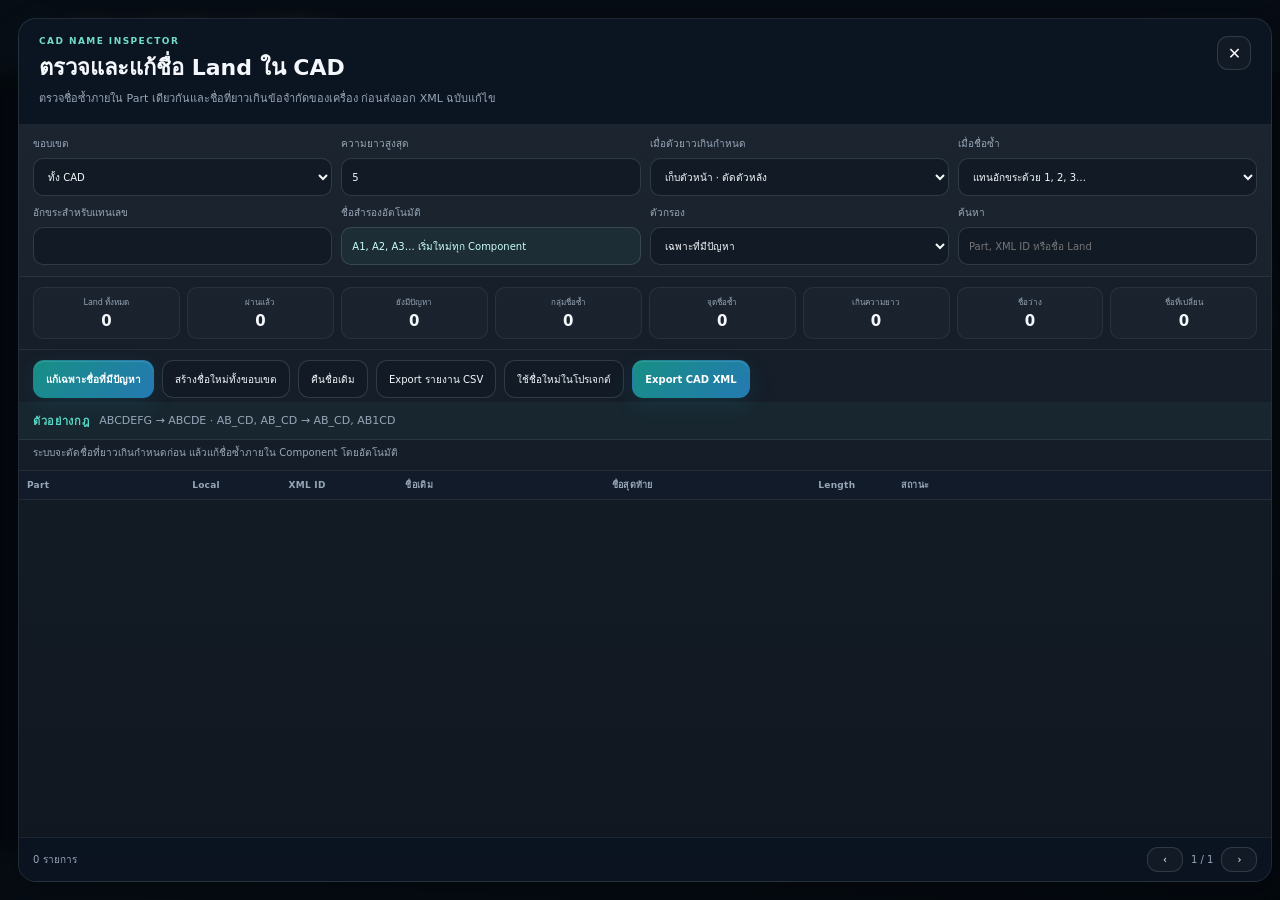
<file: preview-name-rules.html>
<!doctype html>
<html lang="th">
<head>
  <meta charset="utf-8" />
  <meta name="viewport" content="width=device-width,initial-scale=1,viewport-fit=cover" />
  <meta name="theme-color" content="#0b1220" />
  <meta name="description" content="CAD/EDA editor แบบกราฟิกสำหรับ e-PM/ODB++ และ CAD XML เลือก ลาก หมุน ทำสำเนา และแก้ Land บนบอร์ดโดยตรง" />
  <link rel="manifest" href="./manifest.webmanifest" />
  <link rel="icon" href="./icons/icon.svg" type="image/svg+xml" />
  <link rel="stylesheet" href="./styles.css" />
  <title>Universal CAD Studio v0.21.0</title>
</head>
<body>
  <header class="topbar">
    <div class="brand">
      <img src="./icons/icon.svg" alt="" class="brand-icon" />
      <div>
        <h1>Universal CAD / Land Editor</h1>
        <p>e-PM / ODB++ → XML · Full-board Visual Edit · Top / Bottom</p>
      </div>
    </div>
    <div class="top-actions">
      <span id="projectStatus" class="status-pill muted">ยังไม่ได้เปิดโปรเจกต์</span>
      <button id="installButton" class="ghost hidden" type="button">ติดตั้งแอป</button>
    </div>
  </header>

  <main class="app-shell">
    <aside class="left-panel panel">
      <section class="panel-section import-section">
        <div class="section-heading">
          <div>
            <span class="eyebrow">1. IMPORT</span>
            <h2>นำเข้าไฟล์</h2>
          </div>
          <button id="resetButton" class="icon-button" type="button" title="ล้างโปรเจกต์">↺</button>
        </div>
        <label id="dropZone" class="drop-zone">
          <input id="projectFile" type="file" accept=".zip,.tgz,.tar.gz,.tar,.gz,.Z,.xml,.cpo,.cad,.job,.dat,.txt,.xlsx" hidden />
          <span class="drop-icon">⌁</span>
          <strong>วาง e-PM / ODB++ TGZ, ZIP, XML หรือ XLSX ที่นี่</strong>
          <small>อ่าน components.Z และ eda/data.Z อัตโนมัติ แปลงเป็น XML แล้วเปิดทั้งบอร์ด</small>
        </label>
        <div class="mini-actions cad-file-actions">
          <button id="originalCadButton" type="button">Original CAD</button>
          <input id="originalCadFile" type="file" accept=".xml,.cpo,.cad,.job,.dat,.txt,.zip,.tgz,.tar.gz,.tar,.gz,application/xml,text/xml,application/zip,application/gzip,application/x-tar" hidden />
          <button id="generatedCadButton" type="button">Generated CAD</button>
          <input id="generatedCadFile" type="file" accept=".xml,.cpo,.cad,.job,.dat,.txt,.zip,.tgz,.tar.gz,.tar,.gz,application/xml,text/xml,application/zip,application/gzip,application/x-tar" hidden />
          <button id="archiveCadButton" type="button">เปิด ZIP / TGZ / TAR</button>
          <input id="archiveCadFile" type="file" accept=".zip,.tgz,.tar.gz,.tar,.gz,.xml,.cpo,.cad,.job,.dat,.txt,application/zip,application/gzip,application/x-tar,application/xml" hidden />
          <button id="restoreButton" type="button" disabled>นำเข้า Backup JSON</button>
          <input id="restoreFile" type="file" accept=".json,application/json" hidden />
        </div>
        <div class="file-row"><span>Original CAD</span><strong id="xmlFileName">—</strong></div>
        <div class="file-row"><span>Generated CAD</span><strong id="generatedXmlFileName">—</strong></div>
        <div class="file-row"><span>X-ray XLSX</span><strong id="xlsxFileName">—</strong></div>
        <div class="file-row"><span>CAD package</span><strong id="archiveFileName">—</strong></div>
        <div id="progressWrap" class="progress-wrap hidden"><div id="progressBar" class="progress-bar"></div></div>
        <p id="importMessage" class="helper-text">ไฟล์จะถูกประมวลผลในเครื่อง ไม่อัปโหลดไปยังเซิร์ฟเวอร์</p>
        <details id="archiveDiagnostics" class="archive-diagnostics hidden"><summary>รายละเอียดการตรวจไฟล์</summary><pre id="archiveDiagnosticsText">—</pre></details>
      </section>

      <section class="panel-section">
        <span class="eyebrow">2. AUTO DETECT</span>
        <h2>โครงสร้างข้อมูล X-ray</h2>
        <div class="form-grid">
          <label>Component<select id="componentColumn"></select></label>
          <label>Package<select id="packageColumn"></select></label>
          <label>Land identifier<select id="landColumn"></select></label>
          <label>Measurement<select id="measurementColumn"></select></label>
        </div>
        <button id="remapButton" class="primary full" type="button" disabled>คำนวณ Mapping ใหม่</button>
      </section>

      <section class="panel-section stats-section">
        <span class="eyebrow">3. SUMMARY</span>
        <div class="stat-grid">
          <div class="stat"><span>Mapped</span><strong id="mappedStat">0</strong></div>
          <div class="stat"><span>Confirmed</span><strong id="verifiedStat">0</strong></div>
          <div class="stat"><span>Unmapped</span><strong id="unmappedStat">0</strong></div>
          <div class="stat"><span>CAD lands shown</span><strong id="xmlLandStat">0</strong></div>
          <div class="stat"><span>Raw-data parts</span><strong id="componentStat">0</strong></div>
        </div>
        <div id="mappingFormula" class="formula-card">ยังไม่มีสูตร Mapping</div>
      </section>

      <section class="panel-section">
        <span class="eyebrow">4. VIEW</span>
        <label>CAD ที่แสดง
          <select id="activeCadSelect"><option value="">— ยังไม่มี CAD —</option></select>
        </label>
        <label>Component
          <select id="componentSelect"></select>
        </label>
        <label class="toggle-row"><input id="heatmapToggle" type="checkbox" checked /><span>Heatmap จาก Measurement</span></label>
        <label class="toggle-row"><input id="labelToggle" type="checkbox" /><span>แสดงชื่อ CAD เมื่อซูมเข้า</span></label>
        <label class="toggle-row duplicate-toggle"><input id="duplicateToggle" type="checkbox" checked /><span>ไฮไลต์ตำแหน่งชื่อ CAD ซ้ำ</span></label>
        <label class="toggle-row"><input id="duplicateOnlyToggle" type="checkbox" /><span>ทำตำแหน่งที่ไม่ซ้ำให้จาง</span></label>
        <label class="toggle-row"><input id="cadCompareOverlayToggle" type="checkbox" disabled /><span>ซ้อน Original ↔ Generated</span></label>
        <label>ไปยังชื่อ CAD ซ้ำ
          <select id="duplicateNameSelect"><option value="">— เลือกชื่อซ้ำ —</option></select>
        </label>
        <div id="duplicateSummaryMini" class="duplicate-summary-mini">ยังไม่มีข้อมูลชื่อซ้ำ</div>
        <div class="button-grid">
          <button id="fitButton" type="button">Fit</button>
          <button id="zoomInButton" type="button">＋</button>
          <button id="zoomOutButton" type="button">−</button>
        </div>
      </section>
    </aside>

    <section class="workspace">
      <div class="workspace-toolbar panel">
        <div class="search-wrap">
          <span>⌕</span>
          <input id="searchInput" type="search" placeholder="ค้นหา 17660, L0A0A, XML ID หรือชื่อ CAD" />
          <button id="searchButton" type="button">ค้นหา</button>
        </div>
        <div class="toolbar-actions">
          <button id="cadEditorButton" class="primary" type="button" disabled>แก้ไข CAD</button>
          <button id="detailPanelButton" class="detail-panel-button" type="button">รายละเอียด Land</button>
          <button id="cadInspectorButton" type="button" disabled>ตรวจชื่อ CAD</button>
          <button id="cadCompareButton" type="button" disabled>เปรียบเทียบ CAD</button>
          <button id="manualButton" type="button" disabled>โหมด Edit</button>
          <button id="teachButton" type="button" disabled>Manual Teach</button>
          <button id="undoButton" type="button" disabled>Undo</button>
          <button id="redoButton" type="button" disabled>Redo</button>
          <button id="exportCsvButton" type="button" disabled>Export CSV</button>
          <button id="exportExcelButton" class="primary" type="button" disabled>Component Excel</button>
          <button id="exportJsonButton" type="button" disabled>Backup JSON</button>
        </div>
      </div>

      <div class="viewer panel">
        <canvas id="cadCanvas"></canvas>
        <div class="viewer-hud top-left">
          <span id="viewerTitle">ไม่มีข้อมูล</span>
          <small id="viewerSubtitle">นำเข้าไฟล์เพื่อแสดงตำแหน่ง Land</small>
        </div>
        <div class="viewer-hud bottom-left legend">
          <span class="measurement-gradient"></span>
          <span>Measurement ต่ำ → สูง</span>
          <span><i class="dot selected"></i> จุดที่เลือก</span>
          <span><i class="dot confirmed"></i> ยืนยันด้วยตนเอง</span>
          <span><i class="dot duplicate"></i> ชื่อ CAD ซ้ำ</span>
          <span class="compare-legend"><i class="dot compare-original"></i> Original</span>
          <span class="compare-legend"><i class="dot compare-generated"></i> Generated</span>
        </div>
        <div id="manualBanner" class="manual-banner edit-panel hidden">
          <div class="edit-panel-heading"><strong>EDIT MODE</strong><button id="exitEditButton" class="edit-close" type="button" aria-label="ออกจากโหมด Edit">✕</button></div>
          <span id="editCurrentLabel">เลือกรายการจากข้อมูลดิบในตารางหรือค้นหา</span>
          <small>จากนั้นคลิกตำแหน่ง CAD บนกราฟิกเพื่อยืนยันคู่ Mapping ทันที</small>
          <div class="edit-panel-actions">
            <button id="editPrevButton" type="button">← ก่อนหน้า</button>
            <button id="editNextButton" type="button">ถัดไป →</button>
          </div>
          <label class="edit-toggle"><input id="editAutoNext" type="checkbox" checked /> เลื่อนไป X-ray ถัดไปอัตโนมัติ</label>
          <label class="edit-toggle"><input id="editLockConfirmed" type="checkbox" checked /> ล็อกจุดที่คลิกเป็น Confirmed</label>
        </div>
        <div id="tooltip" class="tooltip hidden"></div>
      </div>

      <div class="table-panel panel">
        <div class="table-header">
          <div>
            <span class="eyebrow">MAPPING TABLE</span>
            <strong id="tableSummary">0 รายการ</strong>
          </div>
          <div class="table-controls">
            <select id="tableFilter">
              <option value="all">ทั้งหมด</option>
              <option value="duplicate">ชื่อ CAD ซ้ำ</option>
              <option value="verified">Confirmed</option>
              <option value="unverified">ยังไม่ยืนยัน</option>
              <option value="unmapped">Unmapped</option>
              <option value="cad-only">CAD only</option>
            </select>
            <button id="prevPage" type="button">‹</button>
            <span id="pageLabel">1 / 1</span>
            <button id="nextPage" type="button">›</button>
          </div>
        </div>
        <div class="table-scroll">
          <table>
            <thead><tr><th>Raw identifier</th><th>Component</th><th>Package</th><th>CAD local</th><th>XML ID</th><th>CAD Name</th><th>X</th><th>Y</th><th>Width</th><th>Length</th><th>Measurement</th><th>Method</th><th>Confidence</th><th>Status</th></tr></thead>
            <tbody id="mappingTableBody"></tbody>
          </table>
        </div>
      </div>
    </section>

    <aside class="right-panel panel">
      <section class="panel-section detail-header">
        <div class="detail-header-row">
          <div><span class="eyebrow">SELECTED LAND</span><h2 id="selectedTitle">ยังไม่ได้เลือก</h2></div>
          <button id="detailPanelCloseButton" class="icon-button detail-panel-close" type="button" aria-label="ปิดรายละเอียด">✕</button>
        </div>
        <p id="selectedSubTitle">ค้นหาหรือคลิกตำแหน่งบนกราฟิก</p>
      </section>
      <section class="panel-section detail-grid" id="detailGrid">
        <div><span>Raw identifier</span><strong id="dLocal">—</strong></div>
        <div><span>XML global ID</span><strong id="dGlobal">—</strong></div>
        <div><span>CAD name</span><strong id="dCad">—</strong></div>
        <div><span>Component</span><strong id="dComponent">—</strong></div>
        <div><span>Position X</span><strong id="dX">—</strong></div>
        <div><span>Position Y</span><strong id="dY">—</strong></div>
        <div><span>Measurement</span><strong id="dMeasurement">—</strong></div>
        <div><span>Confidence</span><strong id="dConfidence">—</strong></div>
        <div><span>Source row</span><strong id="dRow">—</strong></div>
        <div><span>Mapping method</span><strong id="dMethod">—</strong></div>
        <div><span>Confirmed</span><strong id="dVerified">—</strong></div>
        <div><span>Anchor</span><strong id="dAnchor">—</strong></div>
      </section>
      <section id="duplicatePanel" class="panel-section duplicate-panel">
        <div class="section-heading">
          <div>
            <span class="eyebrow">DUPLICATE CAD NAMES</span>
            <h2>ตำแหน่งชื่อซ้ำ</h2>
          </div>
          <strong id="duplicateGroupCount" class="duplicate-count-badge">0</strong>
        </div>
        <p id="duplicatePanelMessage" class="helper-text">เลือก Land ที่มีชื่อ CAD ซ้ำ หรือเลือกชื่อจากเมนูด้านซ้าย</p>
        <div id="duplicatePositionList" class="duplicate-position-list"><p class="empty-state">ยังไม่ได้เลือกกลุ่มชื่อซ้ำ</p></div>
        <div class="duplicate-panel-actions">
          <button id="fitDuplicateButton" type="button" disabled>Fit ทุกตำแหน่ง</button>
          <button id="clearDuplicateButton" type="button" disabled>ล้างการเลือกกลุ่ม</button>
        </div>
      </section>
      <section class="panel-section histogram-section">
        <div class="section-heading histogram-heading">
          <div>
            <span class="eyebrow">MEASUREMENT</span>
            <h2>Histogram</h2>
          </div>
          <div class="histogram-heading-actions">
            <label class="compact-control">Bins
              <select id="histogramBins">
                <option value="10">10</option>
                <option value="20" selected>20</option>
                <option value="30">30</option>
                <option value="50">50</option>
                <option value="80">80</option>
              </select>
            </label>
            <button id="expandHistogramButton" class="icon-button histogram-expand-button" type="button" title="ขยาย Histogram" aria-label="ขยาย Histogram">⛶</button>
          </div>
        </div>
        <canvas id="measurementHistogram" height="170" aria-label="Measurement histogram" title="คลิกเพื่อเปิด Histogram แบบละเอียด"></canvas>
        <div class="histogram-stats">
          <div><span>Count</span><strong id="histCount">0</strong></div>
          <div><span>Min</span><strong id="histMin">—</strong></div>
          <div><span>Average</span><strong id="histAverage">—</strong></div>
          <div><span>Median</span><strong id="histMedian">—</strong></div>
          <div><span>Max</span><strong id="histMax">—</strong></div>
        </div>
        <p id="histogramMessage" class="helper-text">Histogram จะแสดง Measurement ของ Part ที่เลือกจากข้อมูลดิบเท่านั้น</p>
      </section>
      <section class="panel-section manual-actions-section">
        <span class="eyebrow">MANUAL ACTIONS</span>
        <div class="manual-action-grid">
          <button id="anchorButton" type="button" disabled>ล็อกเป็น Anchor</button>
          <button id="unmapButton" type="button" disabled>ยกเลิก Mapping</button>
          <button id="nudgePrevButton" type="button" disabled>เลื่อน CAD −1</button>
          <button id="nudgeNextButton" type="button" disabled>เลื่อน CAD +1</button>
        </div>
        <p class="helper-text">จุดที่คลิกใน Edit Mode เท่านั้นจะเป็น Confirmed ส่วน Auto order และ Pattern เป็นเพียงข้อเสนอจนกว่าจะยืนยันด้วยตนเอง</p>
      </section>
      <section class="panel-section">
        <label>ชื่อแสดงผล / หมายเหตุ
          <input id="aliasInput" type="text" placeholder="เช่น จุดที่ต้องตรวจซ้ำ" disabled />
        </label>
        <button id="saveAliasButton" class="full" type="button" disabled>บันทึกหมายเหตุ</button>
        <p id="duplicateWarning" class="warning hidden"></p>
      </section>
      <section class="panel-section raw-section">
        <div class="section-heading"><h2>ข้อมูลต้นทาง</h2><button id="copyRawButton" class="icon-button" type="button" disabled>⧉</button></div>
        <pre id="rawData">—</pre>
      </section>
      <section class="panel-section about-section">
        <strong>วิธี Mapping ของโปรเจกต์นี้</strong>
        <p>โปรแกรมใช้ Component และ Package เพื่อเปิด CAD ที่เกี่ยวข้อง แต่ลำดับ XML เป็นเพียง Auto guess ไม่ถือว่าถูกต้อง จุดที่เป็น Confirmed ต้องมาจาก Edit Mode หรือ Anchor ที่ผู้ใช้ยืนยัน</p>
      </section>
    </aside>
  </main>
  <div id="detailPanelBackdrop" class="detail-panel-backdrop hidden" aria-hidden="true"></div>

  <div id="teachOverlay" class="modal-overlay hidden" role="dialog" aria-modal="true" aria-labelledby="teachTitle">
    <div class="teach-dialog panel">
      <div class="teach-header">
        <div>
          <span class="eyebrow">SAFE PATTERN PREVIEW</span>
          <h2 id="teachTitle">ตรวจ Pattern เฉพาะช่วงที่ปลอดภัย</h2>
          <p id="teachComponentLabel">ต้องมี Anchor อย่างน้อย 2 จุด และจะเติมเฉพาะช่วงระหว่าง Anchor ที่ลำดับตรงกันพอดี</p>
        </div>
        <button id="closeTeachButton" class="icon-button" type="button" aria-label="ปิด">✕</button>
      </div>
      <div class="teach-layout">
        <section class="teach-card">
          <div class="teach-card-heading">
            <div><span class="eyebrow">ANCHORS</span><strong id="anchorCountLabel">0 จุด</strong></div>
            <button id="clearAnchorsButton" type="button">ปลด Anchor ทั้งหมด</button>
          </div>
          <div id="anchorList" class="anchor-list"><p class="empty-state">ยังไม่มี Anchor</p></div>
          <p class="helper-text">เลือก Land ในตารางหรือกราฟิก กด “ล็อกเป็น Anchor” หรือใช้ “เลือก CAD ใหม่” เพื่อย้ายและล็อกจุดอ้างอิง</p>
        </section>
        <section class="teach-card">
          <span class="eyebrow">PATTERN SETTINGS</span>
          <div class="teach-form-grid">
            <label>ทิศทาง
              <select id="patternDirection">
                <option value="auto">ตรวจอัตโนมัติจาก Anchor</option>
                <option value="forward">Forward: เลขเพิ่มตาม CAD</option>
                <option value="reverse">Reverse: เลขเพิ่มสวน CAD</option>
              </select>
            </label>
            <label>Shift เพิ่มเติม<input id="patternShift" type="number" step="1" value="0" disabled title="Safe mode ไม่อนุญาต Shift" /></label>
            <label>เริ่ม X-ray Land<input id="patternStart" type="number" step="1" placeholder="อัตโนมัติ" /></label>
            <label>สิ้นสุด X-ray Land<input id="patternEnd" type="number" step="1" placeholder="อัตโนมัติ" /></label>
          </div>
          <label class="toggle-row"><input id="preserveAnchors" type="checkbox" checked /><span>รักษา Anchor ไว้เสมอ แม้สูตรขัดแย้ง</span></label>
          <div class="teach-button-row">
            <button id="previewPatternButton" class="primary" type="button">สร้าง Preview</button>
            <button id="fillBetweenButton" type="button">Preview เฉพาะระหว่าง Anchor</button>
            <button id="clearPreviewButton" type="button" disabled>ล้าง Preview</button>
          </div>
        </section>
        <section class="teach-card preview-card">
          <div class="teach-card-heading">
            <div><span class="eyebrow">PREVIEW</span><strong id="previewTitle">ยังไม่มี Preview</strong></div>
            <span id="previewDirectionBadge" class="status-pill muted">—</span>
          </div>
          <div class="preview-stats">
            <div><span>ใช้ได้</span><strong id="previewApplicable">0</strong></div>
            <div><span>มั่นใจสูง</span><strong id="previewHigh">0</strong></div>
            <div><span>ต้องตรวจ</span><strong id="previewReview">0</strong></div>
            <div><span>Conflict</span><strong id="previewConflict">0</strong></div>
          </div>
          <div id="previewFormula" class="formula-card">วาง Anchor แล้วกดสร้าง Preview</div>
          <p id="previewWarning" class="warning hidden"></p>
          <div class="teach-button-row apply-row">
            <button id="applyPatternButton" class="primary" type="button" disabled>ใช้เป็นข้อเสนอ (ยังไม่ยืนยัน)</button>
            <button id="applyHighButton" type="button" disabled>ใช้ข้อเสนอที่ปลอดภัย</button>
          </div>
        </section>
        <section class="teach-card">
          <span class="eyebrow">QUICK OPERATIONS</span>
          <div class="quick-grid">
            <button id="previewForwardButton" type="button">ตรวจ Forward ระหว่าง Anchor</button>
            <button id="previewReverseButton" type="button">ตรวจ Reverse ระหว่าง Anchor</button>
            <button id="shiftAllPrevButton" type="button">Shift ผลปัจจุบัน −1</button>
            <button id="shiftAllNextButton" type="button">Shift ผลปัจจุบัน +1</button>
            <button id="unmapRangeButton" class="danger-button" type="button">Unmap ช่วงที่กำหนด</button>
          </div>
          <p class="helper-text">Safe Pattern ไม่ขยายออกนอก Anchor และผลที่ Apply ยังไม่ถือว่า Confirmed จนกว่าจะคลิกยืนยันใน Edit Mode</p>
        </section>
      </div>
    </div>
  </div>

  <div id="componentReportOverlay" class="modal-overlay component-report-overlay hidden" role="dialog" aria-modal="true" aria-labelledby="componentReportTitle">
    <div class="component-report-dialog panel">
      <header class="cad-inspector-header">
        <div>
          <span class="eyebrow">COMPONENT EXCEL REPORT</span>
          <h2 id="componentReportTitle">สร้าง Excel พร้อมรูป Component</h2>
          <p>สร้างภาพรวมตามพิกัด CAD ภาพขยายรายโซน ตาราง Land และ Histogram ในไฟล์ .xlsx เดียว</p>
        </div>
        <button id="closeComponentReportButton" class="icon-button" type="button" aria-label="ปิด">✕</button>
      </header>

      <div class="component-report-options">
        <label>Component ที่ส่งออก
          <select id="componentReportScope">
            <option value="current">เฉพาะ Component ที่กำลังดู</option>
            <option value="raw">ทุก Part ที่พบในข้อมูลดิบ</option>
            <option value="all">ทุก Component ที่มี Land ใน CAD (ตารางรวม)</option>
          </select>
        </label>
        <label>แบ่งภาพเป็นโซน
          <select id="componentReportZones">
            <option value="2">2 × 2</option>
            <option value="3" selected>3 × 3</option>
            <option value="4">4 × 4 (ละเอียดที่สุด)</option>
          </select>
        </label>
        <label>ข้อความบนภาพขยาย
          <select id="componentReportLabels">
            <option value="cad">ชื่อ CAD</option>
            <option value="xray">หมายเลข X-ray Land</option>
            <option value="both" selected>ชื่อ CAD + X-ray Land</option>
            <option value="none">ไม่แสดงข้อความ</option>
          </select>
        </label>
        <label>ชื่อ CAD ที่ใช้ในรายงาน
          <select id="componentReportNameSource">
            <option value="active">CAD ที่กำลังแสดง</option>
            <option value="original">Original CAD</option>
            <option value="generated">Generated CAD</option>
          </select>
        </label>
        <label>ความละเอียดภาพ
          <select id="componentReportResolution">
            <option value="1600">มาตรฐาน</option>
            <option value="2200" selected>ละเอียด</option>
            <option value="3000">ละเอียดสูง</option>
          </select>
        </label>
        <label class="toggle-row component-report-toggle"><input id="componentReportHeatmap" type="checkbox" checked /><span>ใช้สี Heatmap จาก Measurement</span></label>
        <label class="toggle-row component-report-toggle"><input id="componentReportCompatibility" type="checkbox" checked /><span>Excel Compatibility — ลดข้อมูลซ้ำในชีต Zone เพื่อให้เปิดได้ง่ายขึ้น</span></label>
      </div>

      <div class="component-report-preview">
        <div><span>Component</span><strong id="componentReportPartCount">0</strong></div>
        <div><span>Land</span><strong id="componentReportLandCount">0</strong></div>
        <div><span>Zone sheets</span><strong id="componentReportZoneCount">0</strong></div>
        <div><span>Measurement</span><strong id="componentReportMeasurementCount">0</strong></div>
      </div>
      <p id="componentReportMessage" class="helper-text">เลือก Component และรูปแบบรายงาน จากนั้นกดสร้าง Excel</p>
      <div class="component-report-actions">
        <button id="cancelComponentReportButton" type="button">ยกเลิก</button>
        <button id="generateComponentReportButton" class="primary" type="button">สร้าง Component Report Excel</button>
      </div>
    </div>
  </div>

  <div id="cadCompareOverlay" class="modal-overlay cad-compare-overlay hidden" role="dialog" aria-modal="true" aria-labelledby="cadCompareTitle">
    <div class="cad-compare-dialog panel">
      <header class="cad-inspector-header">
        <div>
          <span class="eyebrow">ORIGINAL ↔ GENERATED CAD</span>
          <h2 id="cadCompareTitle">จับคู่ CAD ใหม่กับ CAD เดิม</h2>
          <p>จับคู่ Component และ Land ด้วย XML ID ก่อน แล้วใช้พิกัดเป็นแผนสำรองเพื่อแสดงชื่อเดิมเทียบกับชื่อใหม่</p>
        </div>
        <button id="closeCadCompareButton" class="icon-button" type="button" aria-label="ปิด">✕</button>
      </header>

      <div class="cad-compare-toolbar">
        <label>ระยะจับคู่พิกัดสูงสุด (mm)
          <input id="cadCompareTolerance" type="number" min="0.0001" max="10" step="0.001" value="0.08" />
        </label>
        <label>ตัวกรอง
          <select id="cadCompareFilter">
            <option value="changed">เฉพาะที่เปลี่ยน/มีปัญหา</option>
            <option value="all">ทั้งหมด</option>
            <option value="renamed">เปลี่ยนชื่อ</option>
            <option value="moved">ตำแหน่งเปลี่ยน</option>
            <option value="missing">หาไม่พบ</option>
          </select>
        </label>
        <label class="cad-inspector-search">ค้นหา
          <input id="cadCompareSearch" type="search" placeholder="Part, XML ID, ชื่อเดิมหรือชื่อใหม่" />
        </label>
        <button id="rebuildCadCompareButton" type="button">คำนวณใหม่</button>
      </div>

      <div class="cad-compare-summary">
        <div><span>Component จับคู่</span><strong id="cadCompareComponents">0</strong></div>
        <div><span>Land จับคู่</span><strong id="cadCompareMatched">0</strong></div>
        <div><span>ชื่อเปลี่ยน</span><strong id="cadCompareRenamed">0</strong></div>
        <div><span>ตำแหน่งเปลี่ยน</span><strong id="cadCompareMoved">0</strong></div>
        <div><span>หายใน CAD ใหม่</span><strong id="cadCompareMissing">0</strong></div>
        <div><span>เกินมาใน CAD ใหม่</span><strong id="cadCompareExtra">0</strong></div>
      </div>

      <div class="cad-inspector-actions">
        <button id="useOriginalCadButton" type="button">แสดง Original CAD</button>
        <button id="useGeneratedCadButton" class="primary" type="button">แสดง Generated CAD</button>
        <button id="fitCadCompareButton" type="button">Fit คู่ที่เลือก</button>
        <button id="exportCadCompareButton" type="button">Export Mapping CSV</button>
      </div>
      <p id="cadCompareMessage" class="helper-text">อัปโหลด Original CAD และ Generated CAD เพื่อเริ่มเปรียบเทียบ</p>

      <div class="cad-inspector-table-wrap">
        <table class="cad-inspector-table cad-compare-table">
          <thead><tr><th>Part</th><th>Original XML</th><th>ชื่อเดิม</th><th>Generated XML</th><th>ชื่อใหม่</th><th>ระยะ</th><th>วิธีจับคู่</th><th>สถานะ</th><th></th></tr></thead>
          <tbody id="cadCompareTableBody"></tbody>
        </table>
      </div>
      <footer class="cad-inspector-footer">
        <span id="cadCompareTableSummary">0 รายการ</span>
        <div><button id="cadComparePrevPage" type="button">‹</button><span id="cadComparePageLabel">1 / 1</span><button id="cadCompareNextPage" type="button">›</button></div>
      </footer>
    </div>
  </div>

  <div id="cadInspectorOverlay" class="modal-overlay cad-inspector-overlay" role="dialog" aria-modal="true" aria-labelledby="cadInspectorTitle">
    <div class="cad-inspector-dialog panel">
      <header class="cad-inspector-header">
        <div>
          <span class="eyebrow">CAD NAME INSPECTOR</span>
          <h2 id="cadInspectorTitle">ตรวจและแก้ชื่อ Land ใน CAD</h2>
          <p>ตรวจชื่อซ้ำภายใน Part เดียวกันและชื่อที่ยาวเกินข้อจำกัดของเครื่อง ก่อนส่งออก XML ฉบับแก้ไข</p>
        </div>
        <button id="closeCadInspectorButton" class="icon-button" type="button" aria-label="ปิด">✕</button>
      </header>

      <div class="cad-inspector-toolbar">
        <label>ขอบเขต
          <select id="cadInspectorScope">
            <option value="all">ทั้ง CAD</option>
            <option value="raw">เฉพาะ Part ในข้อมูลดิบ</option>
            <option value="current">เฉพาะ Part ที่กำลังดู</option>
          </select>
        </label>
        <label>ความยาวสูงสุด
          <input id="cadMaxLength" type="number" min="2" max="12" step="1" value="5" />
        </label>
        <label>เมื่อตัวยาวเกินกำหนด
          <select id="cadOverflowMode">
            <option value="keep-start" selected>เก็บตัวหน้า · ตัดตัวหลัง</option>
            <option value="keep-end">เก็บตัวหลัง · ตัดตัวหน้า</option>
            <option value="regenerate">สร้าง A1 ใหม่แทน</option>
          </select>
        </label>
        <label>เมื่อชื่อซ้ำ
          <select id="cadDuplicateMode">
            <option value="replace-character" selected>แทนอักขระด้วย 1, 2, 3…</option>
            <option value="suffix">เติมเลขท้ายและตัดให้พอดี</option>
            <option value="regenerate">สร้าง A1 ใหม่แทน</option>
          </select>
        </label>
        <label>อักขระสำหรับแทนเลข
          <input id="cadDuplicateCharacter" type="text" maxlength="1" value="_" inputmode="text" autocomplete="off" />
        </label>
        <label>ชื่อสำรองอัตโนมัติ
          <input id="cadNamePrefix" type="hidden" value="A" />
          <span class="cad-name-mode-readonly">A1, A2, A3… เริ่มใหม่ทุก Component</span>
        </label>
        <label>ตัวกรอง
          <select id="cadIssueFilter">
            <option value="issues">เฉพาะที่มีปัญหา</option>
            <option value="all">ทั้งหมด</option>
            <option value="duplicate">ชื่อซ้ำ</option>
            <option value="too-long">เกินความยาว</option>
            <option value="blank">ชื่อว่าง</option>
            <option value="changed">แก้แล้ว</option>
            <option value="valid">ผ่านแล้ว</option>
          </select>
        </label>
        <label class="cad-inspector-search">ค้นหา
          <input id="cadInspectorSearch" type="search" placeholder="Part, XML ID หรือชื่อ Land" />
        </label>
      </div>

      <div class="cad-inspector-summary">
        <div><span>Land ทั้งหมด</span><strong id="cadAuditTotal">0</strong></div>
        <div><span>ผ่านแล้ว</span><strong id="cadAuditValid">0</strong></div>
        <div><span>ยังมีปัญหา</span><strong id="cadAuditUnresolved">0</strong></div>
        <div><span>กลุ่มชื่อซ้ำ</span><strong id="cadAuditDuplicateGroups">0</strong></div>
        <div><span>จุดชื่อซ้ำ</span><strong id="cadAuditDuplicateLands">0</strong></div>
        <div><span>เกินความยาว</span><strong id="cadAuditTooLong">0</strong></div>
        <div><span>ชื่อว่าง</span><strong id="cadAuditBlank">0</strong></div>
        <div><span>ชื่อที่เปลี่ยน</span><strong id="cadAuditChanged">0</strong></div>
      </div>

      <div class="cad-inspector-actions">
        <button id="cadAutoFixButton" class="primary" type="button">แก้เฉพาะชื่อที่มีปัญหา</button>
        <button id="cadRenameAllButton" type="button">สร้างชื่อใหม่ทั้งขอบเขต</button>
        <button id="cadResetNamesButton" type="button">คืนชื่อเดิม</button>
        <button id="cadExportReportButton" type="button">Export รายงาน CSV</button>
        <button id="cadApplyNamesButton" type="button">ใช้ชื่อใหม่ในโปรเจกต์</button>
        <button id="cadExportXmlButton" class="primary" type="button">Export CAD XML</button>
      </div>
      <div class="cad-rule-preview" id="cadRulePreview">
        <strong>ตัวอย่างกฎ</strong><span>ABCDEFG → ABCDE · AB_CD, AB_CD → AB_CD, AB1CD</span>
      </div>
      <p id="cadInspectorMessage" class="helper-text">ระบบจะตัดชื่อที่ยาวเกินกำหนดก่อน แล้วแก้ชื่อซ้ำภายใน Component โดยอัตโนมัติ</p>

      <div class="cad-inspector-table-wrap">
        <table class="cad-inspector-table">
          <thead>
            <tr><th>Part</th><th>Local</th><th>XML ID</th><th>ชื่อเดิม</th><th>ชื่อสุดท้าย</th><th>Length</th><th>สถานะ</th><th></th></tr>
          </thead>
          <tbody id="cadInspectorTableBody"></tbody>
        </table>
      </div>
      <footer class="cad-inspector-footer">
        <span id="cadInspectorTableSummary">0 รายการ</span>
        <div><button id="cadInspectorPrevPage" type="button">‹</button><span id="cadInspectorPageLabel">1 / 1</span><button id="cadInspectorNextPage" type="button">›</button></div>
      </footer>
    </div>
  </div>
  <div id="cadEditorOverlay" class="modal-overlay cad-editor-overlay hidden" role="dialog" aria-modal="true" aria-labelledby="cadEditorTitle">
    <div class="cad-editor-dialog cad-studio-shell">
      <header class="cad-studio-titlebar">
        <div class="cad-studio-brand">
          <img src="./icons/icon.svg" alt="" />
          <div>
            <span class="eyebrow">UNIVERSAL CAD STUDIO</span>
            <h2 id="cadEditorTitle">Board Editor</h2>
          </div>
        </div>
        <div class="cad-studio-project">
          <strong id="cadEditorSource">เปิด XML, ZIP หรือ TGZ เพื่อเริ่มแก้ไข</strong>
          <span id="cadStudioDirtyBadge" class="cad-studio-dirty hidden">มีการแก้ไข</span>
        </div>
        <div class="cad-studio-window-actions">
          <button id="cadStudioOpenButton" type="button" title="เปิดไฟล์ CAD ใหม่">เปิดไฟล์</button>
          <button id="closeCadEditorButton" class="icon-button" type="button" aria-label="ปิด">✕</button>
        </div>
      </header>

      <nav class="cad-studio-menubar" aria-label="เมนู CAD Editor">
        <div class="cad-studio-menu-group">
          <button type="button" data-cad-menu="file">File</button>
          <button type="button" data-cad-menu="edit">Edit</button>
          <button type="button" data-cad-menu="view">View</button>
          <button type="button" data-cad-menu="tools">Tools</button>
        </div>
        <div class="cad-studio-summary" aria-label="สรุปบอร์ด">
          <span><b id="cadEditorComponentCount">0</b> Components</span>
          <span><b id="cadEditorLandCount">0</b> Lands</span>
          <span class="layer-top"><b id="cadEditorTopCount">0</b> Top</span>
          <span class="layer-bottom"><b id="cadEditorBottomCount">0</b> Bottom</span>
          <span class="hidden"><b id="cadEditorUnknownCount">0</b></span>
        </div>
      </nav>

      <div class="cad-studio-commandbar">
        <div class="cad-command-primary">
          <button id="cadEditorAddComponentButton" type="button" title="ทำสำเนา Component ที่เลือก (Ctrl+D)" disabled>⧉ ทำสำเนา</button>
          <button id="cadEditorRotateLeftButton" type="button" title="หมุนซ้าย 90°" disabled>↶ 90°</button>
          <button id="cadEditorRotateRightButton" type="button" title="หมุนขวา 90°" disabled>↷ 90°</button>
          <button id="cadEditorFlipSideButton" type="button" title="ย้าย Top ↔ Bottom" disabled>⇄ เปลี่ยนด้าน</button>
          <span class="cad-command-divider"></span>
          <button id="cadEditorAlignLeftButton" type="button" title="จัดชิดซ้าย" disabled>⇤</button>
          <button id="cadEditorAlignCenterXButton" type="button" title="จัดกึ่งกลางแนวตั้ง" disabled>↔</button>
          <button id="cadEditorAlignRightButton" type="button" title="จัดชิดขวา" disabled>⇥</button>
          <button id="cadEditorAlignTopButton" type="button" title="จัดชิดบน" disabled>⇧</button>
          <button id="cadEditorAlignCenterYButton" type="button" title="จัดกึ่งกลางแนวนอน" disabled>↕</button>
          <button id="cadEditorAlignBottomButton" type="button" title="จัดชิดล่าง" disabled>⇩</button>
          <span class="cad-command-divider"></span>
          <button id="cadEditorRenumberComponentButton" type="button" title="สร้างชื่อ Land A1 ใหม่ใน Component ที่เลือก" disabled>A1 ที่เลือก</button>
          <button id="cadEditorDeleteComponentButton" class="danger-button" type="button" title="ลบที่เลือก (Delete)" disabled>⌫ ลบ</button>
        </div>
        <div class="cad-command-view">
          <label class="cad-editor-search-field"><span>⌕</span><input id="cadEditorVisualSearch" type="search" placeholder="ค้นหา RefDes / Package / ID" /></label>
          <select id="cadEditorVisualSideFilter" title="กรองด้านของบอร์ด">
            <option value="all">Top + Bottom</option>
            <option value="top">Top</option>
            <option value="bottom">Bottom</option>
            <option value="unknown">ไม่ระบุด้าน</option>
          </select>
          <button id="cadEditorFitButton" type="button" title="Fit board">Fit</button>
          <button id="cadEditorZoomOutButton" class="icon-button" type="button" aria-label="ย่อ">−</button>
          <button id="cadEditorZoomInButton" class="icon-button" type="button" aria-label="ขยาย">＋</button>
        </div>
      </div>

      <div class="cad-studio-main">
        <aside class="cad-studio-toolrail" aria-label="เครื่องมือแก้ไข">
          <button id="cadEditorSelectTool" class="active" type="button" title="เลือก / ลากกรอบคลุม (V)"><span>↖</span><small>Select</small></button>
          <button id="cadEditorPanTool" type="button" title="เลื่อนบอร์ด (Space)"><span>✥</span><small>Pan</small></button>
          <div class="cad-tool-separator"></div>
          <button id="cadEditorComponentMode" class="active" type="button" title="เลือกและแก้ Component"><span>▣</span><small>Part</small></button>
          <button id="cadEditorLandMode" type="button" title="เลือกและแก้ Land/Pin"><span>▦</span><small>Land</small></button>
          <div class="cad-tool-separator"></div>
          <button id="cadEditorAddLandButton" type="button" title="เพิ่ม Land กลางมุมมอง" disabled><span>＋</span><small>Land</small></button>
          <button id="cadEditorDuplicateLandButton" type="button" title="ทำสำเนา Land ที่เลือก" disabled><span>⧉</span><small>Clone</small></button>
          <button id="cadEditorDeleteLandButton" class="danger-tool" type="button" title="ลบ Land ที่เลือก" disabled><span>⌫</span><small>Delete</small></button>
        </aside>

        <section class="cad-editor-visual-workspace">
          <div id="cadEditorCanvasWrap" class="cad-editor-canvas-wrap cad-studio-canvas-wrap">
            <canvas id="cadEditorCanvas" tabindex="0" aria-label="พื้นที่แก้ไข CAD แบบกราฟิก"></canvas>
            <div class="cad-editor-canvas-topline">
              <strong id="cadEditorSelectionLabel">ยังไม่ได้เลือก Component</strong>
              <span id="cadEditorSelectionHint">คลิก Component · ลากพื้นที่ว่างเพื่อเลือกหลายชิ้น · ลากเพื่อย้าย · Space ค้างเพื่อ Pan · Wheel เพื่อ Zoom</span>
            </div>
            <div id="cadEditorSelectionBar" class="cad-selection-bar hidden" aria-label="คำสั่งสำหรับสิ่งที่เลือก">
              <button type="button" data-cad-action="duplicate" title="ทำสำเนา">⧉</button>
              <button type="button" data-cad-action="rotate-left" title="หมุนซ้าย">↶</button>
              <button type="button" data-cad-action="rotate-right" title="หมุนขวา">↷</button>
              <button type="button" data-cad-action="flip-side" title="เปลี่ยน Top/Bottom">⇄</button>
              <button type="button" data-cad-action="fit-selection" title="Fit ที่เลือก">⌗</button>
              <button type="button" data-cad-action="delete" class="danger-button" title="ลบ">⌫</button>
            </div>
            <div id="cadEditorContextMenu" class="cad-context-menu hidden" role="menu">
              <button type="button" data-cad-action="duplicate">ทำสำเนา <kbd>Ctrl+D</kbd></button>
              <button type="button" data-cad-action="rotate-right">หมุน 90° <kbd>R</kbd></button>
              <button type="button" data-cad-action="flip-side">เปลี่ยน Top ↔ Bottom</button>
              <button type="button" data-cad-action="renumber">เริ่มชื่อ Land ที่ A1</button>
              <button type="button" data-cad-action="fit-selection">Fit ที่เลือก <kbd>F</kbd></button>
              <hr />
              <button type="button" data-cad-action="delete" class="danger-menu">ลบที่เลือก <kbd>Del</kbd></button>
            </div>
            <div class="cad-editor-axis-badge">X → &nbsp; Y ↑ &nbsp; mm</div>
          </div>
        </section>

        <aside class="cad-studio-dock">
          <div class="cad-dock-tabs" role="tablist">
            <button class="active" type="button" data-cad-dock="selection">Selection</button>
            <button type="button" data-cad-dock="layers">Layers</button>
            <button type="button" data-cad-dock="navigator">Navigator</button>
          </div>

          <div class="cad-dock-panel active" data-cad-panel="selection">
            <header class="cad-editor-properties-header">
              <div>
                <span class="eyebrow">SELECTION</span>
                <h3 id="cadEditorPropertyTitle">ยังไม่ได้เลือก</h3>
                <p id="cadEditorPropertySubtitle">คลิกบนบอร์ดหรือลากกรอบคลุม</p>
              </div>
              <button id="cadEditorClearSelectionButton" class="icon-button" type="button" title="ล้างการเลือก">×</button>
            </header>
            <div class="cad-selection-readout">
              <div><span>ชนิด</span><strong id="cadEditorInfoType">—</strong></div>
              <div><span>RefDes / Name</span><strong id="cadEditorInfoName">—</strong></div>
              <div><span>Package</span><strong id="cadEditorInfoPackage">—</strong></div>
              <div><span>Layer</span><strong id="cadEditorInfoSide">—</strong></div>
              <div><span>ตำแหน่ง</span><strong id="cadEditorInfoPosition">—</strong></div>
              <div><span>ขนาด / จำนวน</span><strong id="cadEditorInfoSize">—</strong></div>
            </div>
            <div class="cad-dock-actions">
              <button id="cadEditorSelectAllButton" type="button">เลือกทั้งหมดที่แสดง</button>
              <button id="cadEditorDockDuplicateButton" type="button" disabled>ทำสำเนา</button>
              <button id="cadEditorDockRotateButton" type="button" disabled>หมุน 90°</button>
              <button id="cadEditorDockFlipButton" type="button" disabled>เปลี่ยนด้าน</button>
            </div>
            <section class="cad-editor-property-section compact">
              <div class="cad-editor-section-heading"><span class="eyebrow">LAND NAMING</span><strong id="cadEditorComponentLabel">0 Component ที่เลือก</strong></div>
              <button id="cadEditorRenumberAllButton" type="button">เริ่ม A1 ใหม่ทุก Component</button>
              <strong id="cadEditorLandLabel" class="cad-land-selection-label">เลือก Component แล้วเปลี่ยนเป็นโหมด Land</strong>
            </section>
          </div>

          <div class="cad-dock-panel" data-cad-panel="layers">
            <span class="eyebrow">BOARD LAYERS</span>
            <div class="cad-layer-cards">
              <button type="button" data-cad-side="all" class="active"><i class="both"></i><span>Top + Bottom</span><strong>ทั้งหมด</strong></button>
              <button type="button" data-cad-side="top"><i class="top"></i><span>Top</span><strong id="cadLayerTopCount">0</strong></button>
              <button type="button" data-cad-side="bottom"><i class="bottom"></i><span>Bottom</span><strong id="cadLayerBottomCount">0</strong></button>
            </div>
            <span class="eyebrow">DISPLAY</span>
            <label class="cad-editor-check"><input id="cadEditorLabelToggle" type="checkbox" checked /> แสดง RefDes และชื่อ Land</label>
            <label class="cad-editor-check"><input id="cadEditorGridToggle" type="checkbox" checked /> แสดง Grid</label>
            <label class="cad-editor-check"><input id="cadEditorSnapToggle" type="checkbox" checked /> Snap to grid</label>
            <label class="cad-snap-field">Grid step
              <select id="cadEditorNudgeStep">
                <option value="0.01">0.01 mm</option>
                <option value="0.05">0.05 mm</option>
                <option value="0.1" selected>0.10 mm</option>
                <option value="0.25">0.25 mm</option>
                <option value="0.5">0.50 mm</option>
                <option value="1">1.00 mm</option>
              </select>
            </label>
          </div>

          <div class="cad-dock-panel" data-cad-panel="navigator">
            <span class="eyebrow">NAVIGATOR</span>
            <p>ใช้ช่องค้นหาด้านบนเพื่อเน้น Component จาก RefDes, Package หรือ ID แล้วกด Enter เพื่อ Fit</p>
            <button id="cadNavigatorFitSearchButton" type="button">Fit ผลการค้นหา</button>
            <button id="cadNavigatorClearSearchButton" type="button">ล้างคำค้น</button>
            <div class="cad-navigator-help">
              <strong>คำสั่งเมาส์</strong>
              <span>Click — เลือก</span>
              <span>Shift/Ctrl + Click — เพิ่ม/ลดการเลือก</span>
              <span>Drag empty space — ลากกรอบคลุม</span>
              <span>Drag selection — ย้าย</span>
              <span>Middle / Space + Drag — Pan</span>
              <span>Wheel — Zoom</span>
            </div>
          </div>
        </aside>
      </div>

      <footer class="cad-editor-footer cad-studio-statusbar">
        <div class="cad-status-left">
          <span id="cadEditorMessage">พร้อมแก้ไขบนบอร์ด</span>
          <span>X <b id="cadEditorCursorX">—</b></span>
          <span>Y <b id="cadEditorCursorY">—</b></span>
          <span>Zoom <b id="cadEditorZoomStatus">100%</b></span>
        </div>
        <div class="cad-editor-export-controls">
          <label>Export
            <select id="cadEditorExportSide">
              <option value="all">Top + Bottom</option>
              <option value="top">Top เท่านั้น</option>
              <option value="bottom">Bottom เท่านั้น</option>
            </select>
          </label>
          <button id="cadEditorApplyButton" type="button">Apply</button>
          <button id="cadEditorExportXmlButton" class="primary" type="button">Export XML</button>
          <button id="cadEditorExportTgzButton" type="button" disabled>Export Archive</button>
        </div>
      </footer>

      <!-- Compatibility controls: retained for XML model and existing automation, but not part of the visual workflow. -->
      <div class="cad-editor-legacy-controls hidden" aria-hidden="true">
        <input id="cadEditorComponentSearch" type="search" />
        <div id="cadEditorComponentList"></div>
        <select id="cadEditorSideFilter"><option value="all">all</option><option value="top">top</option><option value="bottom">bottom</option><option value="unknown">unknown</option></select>
        <input id="cadEditorLandSearch" type="search" />
        <table><tbody id="cadEditorLandTableBody"></tbody></table>
        <input id="cadEditorComponentId" type="text" />
        <input id="cadEditorComponentName" type="text" />
        <input id="cadEditorPackageName" type="text" />
        <input id="cadEditorRevision" type="text" />
        <input id="cadEditorCenterX" type="number" step="any" />
        <input id="cadEditorCenterY" type="number" step="any" />
        <input id="cadEditorAngle" type="number" step="any" />
        <button id="cadEditorSaveComponentButton" type="button">save</button>
        <input id="cadEditorMoveDx" type="number" value="0" />
        <input id="cadEditorMoveDy" type="number" value="0" />
        <button id="cadEditorMoveButton" type="button">move</button>
        <input id="cadEditorLandId" type="number" />
        <input id="cadEditorLandName" type="text" />
        <select id="cadEditorLandSide"><option value="Top">Top</option><option value="Bottom">Bottom</option><option value="">Unknown</option></select>
        <input id="cadEditorLandLeft" type="number" step="any" />
        <input id="cadEditorLandTop" type="number" step="any" />
        <input id="cadEditorLandWidth" type="number" step="any" />
        <input id="cadEditorLandLength" type="number" step="any" />
        <button id="cadEditorSaveLandButton" type="button">save</button>
      </div>
    </div>
  </div>


  <div id="histogramOverlay" class="modal-overlay histogram-overlay hidden" role="dialog" aria-modal="true" aria-labelledby="histogramDialogTitle">
    <div class="histogram-dialog panel">
      <header class="histogram-dialog-header">
        <div>
          <span class="eyebrow">MEASUREMENT ANALYSIS</span>
          <h2 id="histogramDialogTitle">Histogram แบบละเอียด</h2>
          <p id="detailedHistogramPart">เลือก Part เพื่อแสดงข้อมูล</p>
        </div>
        <button id="closeHistogramButton" class="icon-button" type="button" aria-label="ปิด">✕</button>
      </header>

      <div class="histogram-toolbar">
        <label>Bins
          <select id="detailedHistogramBins">
            <option value="10">10</option>
            <option value="20">20</option>
            <option value="30">30</option>
            <option value="50" selected>50</option>
            <option value="80">80</option>
            <option value="100">100</option>
            <option value="150">150</option>
            <option value="200">200</option>
          </select>
        </label>
        <label>แกน Y
          <select id="histogramYMode">
            <option value="count">จำนวน Land</option>
            <option value="percent">เปอร์เซ็นต์</option>
          </select>
        </label>
        <label>ค่าต่ำสุดของช่วง<input id="histogramRangeMin" type="number" step="any" placeholder="อัตโนมัติ" /></label>
        <label>ค่าสูงสุดของช่วง<input id="histogramRangeMax" type="number" step="any" placeholder="อัตโนมัติ" /></label>
        <button id="applyHistogramRangeButton" class="primary" type="button">ใช้ช่วง</button>
        <button id="resetHistogramRangeButton" type="button">ดูทั้งหมด</button>
        <button id="zoomHistogramBinButton" type="button" disabled>ขยายแท่งที่เลือก</button>
        <button id="exportHistogramButton" type="button">Export Histogram CSV</button>
      </div>

      <div class="histogram-detail-layout">
        <section class="histogram-canvas-card">
          <div class="histogram-canvas-wrap">
            <canvas id="detailedHistogramCanvas" aria-label="Detailed measurement histogram"></canvas>
            <div id="histogramTooltip" class="histogram-tooltip hidden"></div>
            <div id="histogramSelectionLabel" class="histogram-selection-label hidden"></div>
          </div>
          <div class="histogram-interaction-help">
            <span>ล้อเมาส์: ซูมช่วงค่า</span>
            <span>ลากบนกราฟ: เลือกช่วง</span>
            <span>คลิกแท่ง: ดูรายละเอียด</span>
          </div>
        </section>

        <aside class="histogram-detail-sidebar">
          <div class="histogram-detail-stats">
            <div><span>ทั้งหมด</span><strong id="detailHistTotal">0</strong></div>
            <div><span>ในช่วงที่ดู</span><strong id="detailHistInRange">0</strong></div>
            <div><span>Min</span><strong id="detailHistMin">—</strong></div>
            <div><span>Q1</span><strong id="detailHistQ1">—</strong></div>
            <div><span>Average</span><strong id="detailHistAverage">—</strong></div>
            <div><span>Median</span><strong id="detailHistMedian">—</strong></div>
            <div><span>Q3</span><strong id="detailHistQ3">—</strong></div>
            <div><span>Max</span><strong id="detailHistMax">—</strong></div>
            <div><span>Std. deviation</span><strong id="detailHistStdDev">—</strong></div>
          </div>

          <section class="selected-bin-card">
            <span class="eyebrow">SELECTED BIN</span>
            <strong id="selectedBinRange">ยังไม่ได้เลือกแท่ง</strong>
            <div class="selected-bin-grid">
              <div><span>Count</span><strong id="selectedBinCount">—</strong></div>
              <div><span>Percent</span><strong id="selectedBinPercent">—</strong></div>
              <div><span>Cumulative</span><strong id="selectedBinCumulative">—</strong></div>
            </div>
          </section>

          <label class="toggle-row histogram-filter-toggle">
            <input id="histogramCadFilter" type="checkbox" />
            <span>เน้นเฉพาะ Measurement ในช่วงที่กำลังดูบน CAD</span>
          </label>
          <p id="detailedHistogramMessage" class="helper-text">Histogram จะแสดงข้อมูลของ Part ที่เลือกจากข้อมูลดิบเท่านั้น</p>
        </aside>
      </div>
    </div>
  </div>

  <div id="toast" class="toast hidden"></div>
  <script type="module" src="./app.js"></script>
</body>
</html>
</file>
<file: styles.css>
:root {
  color-scheme: dark;
  --bg: #080d17;
  --panel: #101827;
  --panel-2: #151f31;
  --line: #26344a;
  --line-soft: #1c293b;
  --text: #f5f8ff;
  --muted: #91a0b7;
  --primary: #56d6c5;
  --primary-2: #2ba7ff;
  --warn: #ffbd5b;
  --danger: #ff6b75;
  --good: #66e39f;
  --shadow: 0 18px 60px rgba(0,0,0,.24);
  font-family: Inter, ui-sans-serif, system-ui, -apple-system, BlinkMacSystemFont, "Segoe UI", sans-serif;
}
* { box-sizing: border-box; }
html, body { margin: 0; min-height: 100%; background: var(--bg); color: var(--text); }
body { overflow: hidden; }
button, input, select { font: inherit; }
button, select, input { border: 1px solid var(--line); border-radius: 10px; background: #0d1522; color: var(--text); }
button { cursor: pointer; padding: 9px 12px; transition: .16s ease; }
button:hover:not(:disabled) { border-color: #46627f; transform: translateY(-1px); }
button:disabled { opacity: .42; cursor: not-allowed; }
input, select { width: 100%; padding: 9px 10px; outline: none; }
input:focus, select:focus { border-color: var(--primary-2); box-shadow: 0 0 0 3px rgba(43,167,255,.12); }
label { display: grid; gap: 7px; color: var(--muted); font-size: 12px; }
.hidden { display: none !important; }
.panel { background: linear-gradient(180deg, rgba(18,28,44,.98), rgba(12,20,33,.98)); border: 1px solid var(--line-soft); box-shadow: var(--shadow); }
.topbar { height: 68px; display: flex; align-items: center; justify-content: space-between; padding: 0 18px; border-bottom: 1px solid var(--line-soft); background: rgba(7,12,21,.96); }
.brand { display: flex; align-items: center; gap: 11px; }
.brand-icon { width: 40px; height: 40px; }
.brand h1 { font-size: 16px; margin: 0; letter-spacing: .02em; }
.brand p { margin: 2px 0 0; color: var(--muted); font-size: 11px; }
.top-actions { display: flex; gap: 10px; align-items: center; }
.status-pill { border: 1px solid var(--line); padding: 6px 10px; border-radius: 999px; font-size: 11px; }
.status-pill.ready { color: var(--good); border-color: rgba(102,227,159,.35); background: rgba(102,227,159,.08); }
.status-pill.muted { color: var(--muted); }
.ghost { background: transparent; }
.app-shell { height: calc(100vh - 68px); display: grid; grid-template-columns: 304px minmax(520px,1fr) 308px; gap: 10px; padding: 10px; }
.left-panel, .right-panel { overflow-y: auto; border-radius: 16px; min-height: 0; }
.panel-section { padding: 15px; border-bottom: 1px solid var(--line-soft); }
.panel-section:last-child { border-bottom: 0; }
.panel-section h2 { margin: 3px 0 12px; font-size: 14px; }
.section-heading { display: flex; justify-content: space-between; gap: 10px; align-items: flex-start; }
.eyebrow { display: block; color: var(--primary); font-weight: 800; font-size: 9px; letter-spacing: .16em; }
.icon-button { width: 34px; height: 34px; padding: 0; display: grid; place-items: center; }
.drop-zone { min-height: 124px; border: 1px dashed #3e5875; border-radius: 14px; display: grid; place-items: center; align-content: center; text-align: center; padding: 14px; background: rgba(38,55,76,.16); cursor: pointer; }
.drop-zone.drag { border-color: var(--primary); background: rgba(86,214,197,.09); }
.drop-zone strong { color: var(--text); font-size: 13px; }
.drop-zone small { margin-top: 6px; line-height: 1.45; color: var(--muted); }
.drop-icon { font-size: 30px; color: var(--primary); }
.file-row { display: grid; grid-template-columns: 76px 1fr; gap: 8px; margin-top: 9px; font-size: 11px; color: var(--muted); }
.file-row strong { color: var(--text); white-space: nowrap; overflow: hidden; text-overflow: ellipsis; text-align: right; }
.helper-text { color: var(--muted); font-size: 10px; line-height: 1.5; margin: 10px 0 0; }
.progress-wrap { height: 4px; background: #0a111d; border-radius: 99px; margin-top: 12px; overflow: hidden; }
.progress-bar { width: 20%; height: 100%; background: linear-gradient(90deg,var(--primary),var(--primary-2)); animation: loading 1.1s infinite ease-in-out; }
@keyframes loading { 0% { transform: translateX(-120%); } 100% { transform: translateX(520%); } }
.form-grid { display: grid; grid-template-columns: 1fr 1fr; gap: 9px; }
.form-grid label:first-child { grid-column: span 1; }
.full { width: 100%; margin-top: 10px; }
.primary { background: linear-gradient(135deg,#168f86,#197fc0); border-color: transparent; font-weight: 800; }
.stat-grid { display: grid; grid-template-columns: 1fr 1fr; gap: 8px; }
.stat { padding: 10px; border: 1px solid var(--line-soft); border-radius: 11px; background: rgba(255,255,255,.018); }
.stat span { display: block; color: var(--muted); font-size: 10px; }
.stat strong { display: block; margin-top: 3px; font-size: 18px; }
.formula-card { margin-top: 9px; padding: 10px; border: 1px solid rgba(86,214,197,.22); border-radius: 10px; color: #b8f4e9; background: rgba(86,214,197,.06); font-family: ui-monospace, SFMono-Regular, Menlo, monospace; font-size: 10px; line-height: 1.5; }
.toggle-row { grid-template-columns: 18px 1fr; align-items: center; margin-top: 10px; }
.toggle-row input { width: 15px; }
.button-grid { display: grid; grid-template-columns: 1fr 1fr 1fr; gap: 7px; margin-top: 11px; }
.workspace { min-width: 0; min-height: 0; display: grid; grid-template-rows: auto minmax(330px,1fr) 248px; gap: 10px; }
.workspace-toolbar { border-radius: 14px; padding: 9px; display: flex; align-items: center; justify-content: space-between; gap: 10px; }
.search-wrap { flex: 1; display: flex; align-items: center; gap: 7px; min-width: 260px; }
.search-wrap input { flex: 1; }
.search-wrap button { background: #172b3f; }
.toolbar-actions { display: flex; gap: 7px; }
.viewer { position: relative; border-radius: 16px; overflow: hidden; min-height: 0; }
#cadCanvas { width: 100%; height: 100%; display: block; background: radial-gradient(circle at center, #111c2b 0, #090f19 68%); touch-action: none; }
.viewer-hud { position: absolute; pointer-events: none; background: rgba(5,10,18,.68); border: 1px solid rgba(72,94,122,.4); backdrop-filter: blur(8px); border-radius: 10px; padding: 8px 10px; }
.top-left { left: 12px; top: 12px; }
.bottom-left { left: 12px; bottom: 12px; }
.viewer-hud span { display: block; font-size: 12px; font-weight: 700; }
.viewer-hud small { color: var(--muted); }
.legend { display: flex; gap: 12px; font-size: 9px; color: var(--muted); }
.legend span { display: flex; gap: 5px; align-items: center; font-size: 9px; font-weight: 500; }
.dot { width: 8px; height: 8px; border-radius: 50%; display: inline-block; }
.dot.selected { background: #ffd166; }
.manual-banner { position: absolute; top: 12px; right: 12px; max-width: 310px; padding: 9px 12px; border-radius: 10px; color: #ffe4ac; background: rgba(91,56,9,.9); border: 1px solid rgba(255,189,91,.45); font-size: 11px; }
.tooltip { position: absolute; z-index: 5; pointer-events: none; background: rgba(5,10,18,.96); border: 1px solid #3b506c; padding: 8px; border-radius: 8px; font-size: 10px; min-width: 150px; box-shadow: 0 12px 40px rgba(0,0,0,.3); }
.table-panel { border-radius: 16px; overflow: hidden; min-height: 0; }
.table-header { display: flex; align-items: center; justify-content: space-between; padding: 10px 12px; border-bottom: 1px solid var(--line-soft); }
.table-header strong { font-size: 11px; }
.table-controls { display: flex; align-items: center; gap: 6px; font-size: 10px; color: var(--muted); }
.table-controls select { width: auto; min-width: 132px; padding: 6px 8px; }
.table-controls button { padding: 5px 9px; }
.table-scroll { overflow: auto; height: calc(100% - 49px); }
table { width: 100%; border-collapse: collapse; font-size: 10px; }
th { color: var(--muted); font-weight: 700; text-align: left; position: sticky; top: 0; background: #101928; z-index: 1; }
th, td { padding: 8px 10px; border-bottom: 1px solid var(--line-soft); white-space: nowrap; }
tbody tr { cursor: pointer; }
tbody tr:hover { background: rgba(43,167,255,.07); }
tbody tr.active { background: rgba(86,214,197,.11); }
.right-panel h2 { font-size: 19px; margin-bottom: 4px; }
.detail-header p { color: var(--muted); font-size: 11px; margin: 0; }
.detail-grid { display: grid; grid-template-columns: 1fr 1fr; gap: 1px; padding: 0; background: var(--line-soft); }
.detail-grid div { padding: 11px 12px; background: #101827; min-width: 0; }
.detail-grid span { display: block; color: var(--muted); font-size: 9px; }
.detail-grid strong { display: block; margin-top: 4px; overflow: hidden; text-overflow: ellipsis; font-size: 12px; }
.warning { color: #ffd89b; border: 1px solid rgba(255,189,91,.25); background: rgba(255,189,91,.07); padding: 9px; border-radius: 9px; font-size: 10px; line-height: 1.45; }
.raw-section pre { margin: 0; max-height: 190px; overflow: auto; color: #a9b7ca; font-size: 9px; line-height: 1.45; white-space: pre-wrap; word-break: break-word; }
.about-section { color: var(--muted); font-size: 10px; line-height: 1.55; }
.about-section strong { color: var(--text); }
.toast { position: fixed; z-index: 30; left: 50%; bottom: 22px; transform: translateX(-50%); background: #17263a; border: 1px solid #3b506d; padding: 10px 14px; border-radius: 10px; box-shadow: var(--shadow); font-size: 12px; }
@media (max-width: 1180px) {
  .app-shell { grid-template-columns: 270px 1fr; }
  .right-panel { position: fixed; right: 10px; top: 78px; bottom: 10px; width: 310px; z-index: 10; display: none; }
  .right-panel.open { display: block; }
  .toolbar-actions button:nth-last-child(-n+2) { display: none; }
}
@media (max-width: 820px) {
  body { overflow: auto; }
  .topbar { position: sticky; top: 0; z-index: 20; }
  .app-shell { height: auto; grid-template-columns: 1fr; padding: 7px; }
  .left-panel { max-height: none; }
  .workspace { grid-template-rows: auto 62vh 280px; }
  .workspace-toolbar { align-items: stretch; flex-direction: column; }
  .toolbar-actions { overflow-x: auto; }
  .right-panel { position: static; width: auto; display: block; }
  .form-grid { grid-template-columns: 1fr; }
}

/* Manual Teach module */
.mini-actions { display: flex; gap: 7px; margin-top: 10px; }
.mini-actions button { width: 100%; font-size: 11px; }
.manual-actions-section { background: rgba(86,214,197,.025); }
.manual-action-grid { display: grid; grid-template-columns: 1fr 1fr; gap: 7px; margin-top: 10px; }
.manual-action-grid button { min-height: 38px; font-size: 10px; }
.danger-button { color: #ffd4d8; border-color: rgba(255,107,117,.34); background: rgba(255,107,117,.07); }
tbody tr.anchor-row { box-shadow: inset 3px 0 0 #ffd166; }
tbody tr.preview-row { background: rgba(43,167,255,.06); }
.status-chip { display: inline-flex; align-items: center; border: 1px solid var(--line); border-radius: 999px; padding: 3px 7px; font-size: 9px; color: var(--muted); }
.status-chip.anchor { color: #ffe09a; border-color: rgba(255,209,102,.32); background: rgba(255,209,102,.08); }
.status-chip.manual { color: #d8caff; border-color: rgba(157,124,255,.34); background: rgba(157,124,255,.08); }
.status-chip.auto { color: #b8f4e9; border-color: rgba(86,214,197,.24); background: rgba(86,214,197,.05); }
.status-chip.unmapped { color: #ffb4ba; border-color: rgba(255,107,117,.28); background: rgba(255,107,117,.06); }
.modal-overlay { position: fixed; inset: 0; z-index: 80; display: grid; place-items: center; padding: 18px; background: rgba(3,7,13,.78); backdrop-filter: blur(7px); }
.teach-dialog { width: min(1080px, 96vw); max-height: 92vh; overflow: auto; border-radius: 18px; }
.teach-header { position: sticky; top: 0; z-index: 2; display: flex; align-items: flex-start; justify-content: space-between; gap: 16px; padding: 18px 20px; border-bottom: 1px solid var(--line-soft); background: rgba(12,20,33,.97); backdrop-filter: blur(12px); }
.teach-header h2 { margin: 4px 0 4px; font-size: 20px; }
.teach-header p { margin: 0; color: var(--muted); font-size: 11px; }
.teach-layout { display: grid; grid-template-columns: 1fr 1fr; gap: 12px; padding: 14px; }
.teach-card { min-width: 0; padding: 14px; border: 1px solid var(--line-soft); border-radius: 14px; background: rgba(255,255,255,.018); }
.teach-card-heading { display: flex; align-items: center; justify-content: space-between; gap: 10px; margin-bottom: 10px; }
.teach-card-heading strong { display: block; margin-top: 3px; font-size: 13px; }
.teach-card-heading button { font-size: 10px; }
.teach-form-grid { display: grid; grid-template-columns: 1.35fr .65fr; gap: 10px; margin-top: 10px; }
.teach-button-row { display: flex; flex-wrap: wrap; gap: 8px; margin-top: 12px; }
.teach-button-row button { flex: 1 1 145px; }
.anchor-list { max-height: 210px; overflow: auto; border: 1px solid var(--line-soft); border-radius: 10px; }
.anchor-item { display: grid; grid-template-columns: 1fr 1fr auto; gap: 8px; align-items: center; padding: 9px 10px; border-bottom: 1px solid var(--line-soft); font-size: 10px; }
.anchor-item:last-child { border-bottom: 0; }
.anchor-item span { color: var(--muted); }
.anchor-item strong { color: var(--text); }
.anchor-item button { padding: 4px 7px; font-size: 9px; }
.empty-state { margin: 0; padding: 18px; text-align: center; color: var(--muted); font-size: 10px; }
.preview-card { background: linear-gradient(180deg, rgba(43,167,255,.045), rgba(255,255,255,.012)); }
.preview-stats { display: grid; grid-template-columns: repeat(4,1fr); gap: 7px; }
.preview-stats div { padding: 9px; border: 1px solid var(--line-soft); border-radius: 10px; }
.preview-stats span { display: block; color: var(--muted); font-size: 9px; }
.preview-stats strong { display: block; margin-top: 3px; font-size: 17px; }
.apply-row { margin-top: 10px; }
.quick-grid { display: grid; grid-template-columns: 1fr 1fr; gap: 8px; margin-top: 10px; }
.quick-grid button { min-height: 39px; font-size: 10px; }
.manual-banner.preview-active { color: #bfe8ff; background: rgba(15,62,95,.92); border-color: rgba(43,167,255,.46); }
@media (max-width: 900px) { .teach-layout { grid-template-columns: 1fr; } .teach-form-grid { grid-template-columns: 1fr 1fr; } .preview-stats { grid-template-columns: 1fr 1fr; } }
@media (max-width: 560px) { .modal-overlay { padding: 0; } .teach-dialog { width: 100vw; max-height: 100vh; min-height: 100vh; border-radius: 0; } .teach-form-grid, .quick-grid { grid-template-columns: 1fr; } }

/* v0.3.0 Measurement histogram and raw-data part filtering */
.measurement-gradient { width: 52px; height: 7px; border-radius: 999px; display: inline-block; background: linear-gradient(90deg, hsl(210 78% 58%), hsl(20 78% 58%)); }
.histogram-section { background: rgba(43,167,255,.025); }
.histogram-heading { align-items: end; }
.histogram-heading h2 { margin-bottom: 0; }
.compact-control { width: 68px; gap: 3px; font-size: 9px; }
.compact-control select { padding: 5px 7px; font-size: 10px; }
#measurementHistogram { width: 100%; height: 170px; display: block; margin-top: 11px; border: 1px solid var(--line-soft); border-radius: 11px; background: #0b1320; }
.histogram-stats { display: grid; grid-template-columns: repeat(5, minmax(0,1fr)); gap: 5px; margin-top: 8px; }
.histogram-stats div { min-width: 0; padding: 7px 5px; border: 1px solid var(--line-soft); border-radius: 8px; background: rgba(255,255,255,.018); text-align: center; }
.histogram-stats span { display: block; color: var(--muted); font-size: 8px; }
.histogram-stats strong { display: block; margin-top: 3px; overflow: hidden; text-overflow: ellipsis; font-size: 10px; }

/* v0.4.0 Expanded detailed histogram */
.histogram-heading-actions { display: flex; align-items: end; gap: 7px; }
.histogram-expand-button { width: 34px; height: 34px; align-self: end; }
#measurementHistogram { cursor: zoom-in; }
.histogram-dialog { width: min(1480px, 97vw); height: min(920px, 95vh); display: grid; grid-template-rows: auto auto minmax(0,1fr); overflow: hidden; border-radius: 18px; }
.histogram-dialog-header { display: flex; align-items: flex-start; justify-content: space-between; gap: 18px; padding: 17px 20px; border-bottom: 1px solid var(--line-soft); background: rgba(12,20,33,.98); }
.histogram-dialog-header h2 { margin: 4px 0; font-size: 22px; }
.histogram-dialog-header p { margin: 0; color: var(--muted); font-size: 11px; }
.histogram-toolbar { display: grid; grid-template-columns: 90px 126px minmax(120px,1fr) minmax(120px,1fr) auto auto auto auto; gap: 8px; align-items: end; padding: 11px 14px; border-bottom: 1px solid var(--line-soft); background: rgba(255,255,255,.015); }
.histogram-toolbar label { min-width: 0; font-size: 10px; }
.histogram-toolbar input, .histogram-toolbar select, .histogram-toolbar button { min-height: 38px; }
.histogram-toolbar button { white-space: nowrap; font-size: 10px; }
.histogram-detail-layout { min-height: 0; display: grid; grid-template-columns: minmax(0,1fr) 280px; gap: 12px; padding: 12px; }
.histogram-canvas-card { min-width: 0; min-height: 0; display: grid; grid-template-rows: minmax(0,1fr) auto; border: 1px solid var(--line-soft); border-radius: 14px; overflow: hidden; background: #0b1320; }
.histogram-canvas-wrap { position: relative; min-height: 360px; }
#detailedHistogramCanvas { width: 100%; height: 100%; display: block; cursor: crosshair; touch-action: none; }
.histogram-interaction-help { display: flex; flex-wrap: wrap; gap: 14px; padding: 8px 12px; border-top: 1px solid var(--line-soft); color: var(--muted); font-size: 9px; }
.histogram-tooltip { position: absolute; z-index: 4; min-width: 170px; max-width: 250px; padding: 9px 10px; pointer-events: none; border: 1px solid rgba(86,214,197,.42); border-radius: 9px; background: rgba(6,12,21,.96); box-shadow: 0 12px 30px rgba(0,0,0,.32); color: var(--text); font-size: 10px; line-height: 1.55; }
.histogram-selection-label { position: absolute; z-index: 3; top: 10px; left: 50%; transform: translateX(-50%); padding: 5px 9px; border: 1px solid rgba(43,167,255,.45); border-radius: 999px; background: rgba(10,24,41,.92); color: #c6eaff; font-size: 9px; pointer-events: none; }
.histogram-detail-sidebar { min-height: 0; overflow: auto; display: grid; align-content: start; gap: 10px; }
.histogram-detail-stats { display: grid; grid-template-columns: repeat(3, minmax(0,1fr)); gap: 7px; }
.histogram-detail-stats div, .selected-bin-grid div { min-width: 0; padding: 9px 7px; border: 1px solid var(--line-soft); border-radius: 9px; background: rgba(255,255,255,.018); text-align: center; }
.histogram-detail-stats span, .selected-bin-grid span { display: block; color: var(--muted); font-size: 8px; }
.histogram-detail-stats strong, .selected-bin-grid strong { display: block; margin-top: 4px; overflow: hidden; text-overflow: ellipsis; font-size: 11px; }
.selected-bin-card { padding: 12px; border: 1px solid var(--line-soft); border-radius: 12px; background: linear-gradient(180deg, rgba(43,167,255,.05), rgba(255,255,255,.01)); }
.selected-bin-card > strong { display: block; margin: 6px 0 10px; font-size: 12px; line-height: 1.45; }
.selected-bin-grid { display: grid; grid-template-columns: repeat(3, minmax(0,1fr)); gap: 6px; }
.histogram-filter-toggle { padding: 10px; border: 1px solid var(--line-soft); border-radius: 10px; background: rgba(86,214,197,.025); }
.histogram-filter-toggle input { width: auto; }
@media (max-width: 1120px) {
  .histogram-toolbar { grid-template-columns: repeat(4, minmax(0,1fr)); }
  .histogram-detail-layout { grid-template-columns: minmax(0,1fr) 240px; }
}
@media (max-width: 780px) {
  .histogram-dialog { width: 100vw; height: 100vh; border-radius: 0; }
  .histogram-toolbar { grid-template-columns: 1fr 1fr; overflow: auto; max-height: 210px; }
  .histogram-detail-layout { grid-template-columns: 1fr; overflow: auto; }
  .histogram-canvas-wrap { min-height: 440px; }
  .histogram-detail-sidebar { overflow: visible; }
}

/* v0.5.0 Duplicate CAD name visualization */
.dot.duplicate { background: #ff5bd3; box-shadow: 0 0 0 2px rgba(255,91,211,.22); }
.duplicate-toggle { background: rgba(255,91,211,.035); }
.duplicate-summary-mini { margin-top: 7px; padding: 8px 9px; border: 1px solid rgba(255,91,211,.18); border-radius: 9px; background: rgba(255,91,211,.035); color: var(--muted); font-size: 9px; line-height: 1.45; }
.duplicate-panel { background: linear-gradient(180deg, rgba(255,91,211,.035), rgba(255,255,255,.008)); }
.duplicate-count-badge { min-width: 34px; padding: 5px 8px; border: 1px solid rgba(255,91,211,.3); border-radius: 999px; background: rgba(255,91,211,.08); color: #ffd0f2; text-align: center; font-size: 11px; }
.duplicate-position-list { max-height: 250px; overflow: auto; margin-top: 9px; border: 1px solid var(--line-soft); border-radius: 10px; background: rgba(0,0,0,.08); }
.duplicate-position-item { width: 100%; display: grid; grid-template-columns: minmax(0,1fr) auto; gap: 8px; align-items: center; padding: 9px 10px; border: 0; border-bottom: 1px solid var(--line-soft); border-radius: 0; background: transparent; text-align: left; color: var(--text); }
.duplicate-position-item:last-child { border-bottom: 0; }
.duplicate-position-item:hover, .duplicate-position-item.active { background: rgba(255,91,211,.08); }
.duplicate-position-item strong { display: block; font-size: 11px; }
.duplicate-position-item span { display: block; margin-top: 3px; color: var(--muted); font-size: 9px; line-height: 1.4; }
.duplicate-position-index { min-width: 26px; height: 26px; display: grid; place-items: center; border: 1px solid rgba(255,91,211,.28); border-radius: 50%; color: #ffd0f2; font-size: 9px; }
.duplicate-panel-actions { display: grid; grid-template-columns: 1fr 1fr; gap: 7px; margin-top: 8px; }
.duplicate-panel-actions button { font-size: 10px; }

/* v0.6.0 Safe mapping and fast edit mode */
.dot.confirmed { background: #66e39f; box-shadow: 0 0 0 2px rgba(102,227,159,.2); }
#manualButton.edit-active { color: #dfffee; border-color: rgba(102,227,159,.62); background: rgba(34,129,84,.3); }
.edit-panel { z-index: 8; width: min(330px, calc(100% - 24px)); max-width: 330px; padding: 12px; color: #e7fff2; background: rgba(10,54,37,.95); border-color: rgba(102,227,159,.52); box-shadow: 0 16px 42px rgba(0,0,0,.35); }
.edit-panel-heading { display: flex; align-items: center; justify-content: space-between; gap: 10px; margin-bottom: 7px; }
.edit-panel-heading strong { color: #8ef0b8; font-size: 10px; letter-spacing: .14em; }
.edit-close { width: 26px; height: 26px; padding: 0; border-radius: 8px; }
.edit-panel > span { display: block; color: #fff; font-size: 12px; font-weight: 800; line-height: 1.35; }
.edit-panel > small { display: block; margin-top: 5px; color: #b6d8c5; line-height: 1.45; }
.edit-panel-actions { display: grid; grid-template-columns: 1fr 1fr; gap: 7px; margin-top: 9px; }
.edit-panel-actions button { padding: 7px 8px; font-size: 10px; }
.edit-toggle { display: grid; grid-template-columns: 16px 1fr; align-items: center; gap: 7px; margin-top: 8px; color: #cce8d8; font-size: 10px; }
.edit-toggle input { width: 14px; }
.status-chip.verified { color: #bff8d4; border-color: rgba(102,227,159,.42); background: rgba(102,227,159,.1); }
.status-chip.unverified { color: #ffe0a8; border-color: rgba(255,189,91,.34); background: rgba(255,189,91,.07); }
tbody tr.verified-row { box-shadow: inset 3px 0 0 #66e39f; }
tbody tr.unverified-row { box-shadow: inset 2px 0 0 rgba(255,189,91,.38); }
@media (max-width: 620px) {
  .edit-panel { top: 8px; right: 8px; left: 8px; width: auto; max-width: none; }
  .legend { flex-wrap: wrap; max-width: calc(100% - 24px); }
}

/* v0.7.0 CAD name inspector and corrected XML export */
#cadInspectorButton:not(:disabled) { border-color: rgba(86,214,197,.36); background: rgba(86,214,197,.055); }
.cad-inspector-dialog { width: min(1500px, 98vw); height: min(940px, 96vh); display: grid; grid-template-rows: auto auto auto auto auto auto minmax(0,1fr) auto; overflow: hidden; border-radius: 18px; }
.cad-inspector-header { display: flex; align-items: flex-start; justify-content: space-between; gap: 18px; padding: 17px 20px; border-bottom: 1px solid var(--line-soft); background: rgba(12,20,33,.98); }
.cad-inspector-header h2 { margin: 4px 0; font-size: 22px; }
.cad-inspector-header p { margin: 0; color: var(--muted); font-size: 11px; }
.cad-inspector-toolbar { display: grid; grid-template-columns: repeat(4, minmax(150px, 1fr)); gap: 9px; align-items: end; padding: 11px 14px; border-bottom: 1px solid var(--line-soft); background: rgba(255,255,255,.015); }
.cad-inspector-toolbar label { min-width: 0; font-size: 10px; }
.cad-inspector-toolbar input, .cad-inspector-toolbar select { min-height: 38px; }
.cad-inspector-summary { display: grid; grid-template-columns: repeat(8, minmax(0,1fr)); gap: 7px; padding: 10px 14px; border-bottom: 1px solid var(--line-soft); }
.cad-inspector-summary div { min-width: 0; padding: 8px 7px; border: 1px solid var(--line-soft); border-radius: 10px; background: rgba(255,255,255,.018); text-align: center; }
.cad-inspector-summary span { display: block; color: var(--muted); font-size: 8px; }
.cad-inspector-summary strong { display: block; margin-top: 3px; overflow: hidden; text-overflow: ellipsis; font-size: 15px; }
.cad-inspector-actions { display: flex; flex-wrap: wrap; gap: 8px; padding: 10px 14px 4px; }
.cad-inspector-actions button { min-height: 38px; font-size: 10px; }
#cadInspectorMessage { margin: 0; padding: 5px 14px 10px; border-bottom: 1px solid var(--line-soft); }
.cad-inspector-table-wrap { min-height: 0; overflow: auto; background: rgba(0,0,0,.08); }
.cad-inspector-table { width: 100%; border-collapse: collapse; table-layout: fixed; }
.cad-inspector-table th, .cad-inspector-table td { padding: 7px 8px; border-bottom: 1px solid var(--line-soft); vertical-align: middle; font-size: 10px; }
.cad-inspector-table th { position: sticky; top: 0; z-index: 2; background: #111b2a; color: var(--muted); text-align: left; font-size: 9px; letter-spacing: .03em; }
.cad-inspector-table th:nth-child(1) { width: 120px; }
.cad-inspector-table th:nth-child(2) { width: 70px; }
.cad-inspector-table th:nth-child(3) { width: 85px; }
.cad-inspector-table th:nth-child(4), .cad-inspector-table th:nth-child(5) { width: 150px; }
.cad-inspector-table th:nth-child(6) { width: 60px; }
.cad-inspector-table th:nth-child(7) { width: 190px; }
.cad-inspector-table th:nth-child(8) { width: 85px; }
.cad-inspector-table tbody tr:hover { background: rgba(43,167,255,.045); }
.cad-inspector-table tbody tr.cad-invalid-row { box-shadow: inset 3px 0 0 #ff8d76; }
.cad-inspector-table tbody tr.cad-valid-row { box-shadow: inset 2px 0 0 rgba(102,227,159,.32); }
.cad-name-input { width: 100%; min-width: 80px; padding: 6px 7px; font-family: ui-monospace, SFMono-Regular, Menlo, Consolas, monospace; text-transform: uppercase; }
.cad-name-input.invalid { border-color: rgba(255,112,94,.74); background: rgba(255,75,55,.07); }
.cad-name-original { font-family: ui-monospace, SFMono-Regular, Menlo, Consolas, monospace; color: #b9cce3; }
.cad-issue-list { display: flex; flex-wrap: wrap; gap: 4px; }
.cad-issue-chip { display: inline-flex; align-items: center; min-height: 21px; padding: 2px 6px; border: 1px solid var(--line-soft); border-radius: 999px; font-size: 8px; white-space: nowrap; }
.cad-issue-chip.duplicate { color: #ffd0f2; border-color: rgba(255,91,211,.32); background: rgba(255,91,211,.08); }
.cad-issue-chip.too-long { color: #ffd6ad; border-color: rgba(255,166,79,.34); background: rgba(255,166,79,.07); }
.cad-issue-chip.blank { color: #ffbdb5; border-color: rgba(255,112,94,.36); background: rgba(255,112,94,.08); }
.cad-issue-chip.ok { color: #bff8d4; border-color: rgba(102,227,159,.34); background: rgba(102,227,159,.07); }
.cad-issue-chip.changed { color: #bde9ff; border-color: rgba(43,167,255,.34); background: rgba(43,167,255,.07); }
.cad-row-action { padding: 6px 8px; font-size: 9px; }
.cad-inspector-footer { display: flex; justify-content: space-between; align-items: center; gap: 10px; padding: 9px 14px; border-top: 1px solid var(--line-soft); background: rgba(12,20,33,.98); color: var(--muted); font-size: 10px; }
.cad-inspector-footer div { display: flex; align-items: center; gap: 8px; }
.cad-inspector-footer button { min-width: 36px; padding: 6px 9px; }
@media (max-width: 1120px) {
  .cad-inspector-toolbar { grid-template-columns: repeat(3, minmax(0,1fr)); }
  .cad-inspector-search { grid-column: span 2; }
  .cad-inspector-summary { grid-template-columns: repeat(4, minmax(0,1fr)); }
}
@media (max-width: 720px) {
  .cad-inspector-dialog { width: 100vw; height: 100vh; border-radius: 0; }
  .cad-inspector-toolbar { grid-template-columns: 1fr 1fr; max-height: 230px; overflow: auto; }
  .cad-inspector-search { grid-column: 1 / -1; }
  .cad-inspector-summary { grid-template-columns: repeat(2, minmax(0,1fr)); max-height: 170px; overflow: auto; }
  .cad-inspector-actions { overflow-x: auto; flex-wrap: nowrap; }
  .cad-inspector-actions button { flex: 0 0 auto; }
}

/* v0.8.0 dual CAD import, comparison, and XML-only viewer */
.cad-file-actions{display:grid;grid-template-columns:repeat(2,minmax(0,1fr));gap:8px}.cad-file-actions button:last-of-type{grid-column:1/-1}
.cad-compare-overlay{z-index:44}.cad-compare-dialog{width:min(1500px,96vw);height:min(920px,94vh);display:flex;flex-direction:column;overflow:hidden}
.cad-compare-toolbar{display:grid;grid-template-columns:220px 210px minmax(260px,1fr) auto;gap:10px;padding:14px 18px;border-bottom:1px solid var(--border)}
.cad-compare-toolbar label{display:flex;flex-direction:column;gap:6px;font-size:12px;color:var(--muted)}
.cad-compare-toolbar input,.cad-compare-toolbar select{width:100%}
.cad-compare-toolbar>button{align-self:end}
.cad-compare-summary{display:grid;grid-template-columns:repeat(6,minmax(110px,1fr));gap:8px;padding:12px 18px;border-bottom:1px solid var(--border)}
.cad-compare-summary>div{background:rgba(255,255,255,.035);border:1px solid rgba(255,255,255,.07);border-radius:10px;padding:9px 11px;display:flex;flex-direction:column;gap:4px}
.cad-compare-summary span{font-size:11px;color:var(--muted)}.cad-compare-summary strong{font-size:18px}
.cad-compare-table td:nth-child(3),.cad-compare-table td:nth-child(5){font-family:ui-monospace,SFMono-Regular,Consolas,monospace;font-weight:700}
.cad-compare-status{display:inline-flex;border-radius:999px;padding:3px 7px;font-size:10px;font-weight:800;white-space:nowrap}
.cad-compare-status.unchanged{background:rgba(102,227,159,.13);color:#8df1b8}.cad-compare-status.renamed{background:rgba(43,167,255,.14);color:#77c7ff}
.cad-compare-status.moved,.cad-compare-status.renamed-moved{background:rgba(255,209,102,.13);color:#ffd166}.cad-compare-status.missing-generated,.cad-compare-status.extra-generated{background:rgba(255,107,117,.14);color:#ff8a92}
.compare-locate-button{min-width:54px;padding:5px 7px}
#cadCompareOverlayToggle:disabled+span{opacity:.48}
@media(max-width:900px){.cad-compare-toolbar{grid-template-columns:1fr 1fr}.cad-compare-toolbar .cad-inspector-search{grid-column:1/-1}.cad-compare-summary{grid-template-columns:repeat(2,1fr)}}
.dot.compare-original{background:transparent;border:2px solid #56d6c5}.dot.compare-generated{background:transparent;border:2px solid #ff75dc}

/* v0.9.0 Component Excel report */
#exportExcelButton:not(:disabled){border-color:rgba(102,227,159,.48);background:rgba(31,150,91,.16);color:#dfffee}
.component-report-overlay{z-index:46}.component-report-dialog{width:min(920px,96vw);max-height:92vh;overflow:auto;border-radius:18px}
.component-report-options{display:grid;grid-template-columns:repeat(2,minmax(0,1fr));gap:12px;padding:18px 20px;border-bottom:1px solid var(--line-soft)}
.component-report-options label{min-width:0;font-size:11px}.component-report-options select{min-height:40px}
.component-report-toggle{align-self:end;min-height:40px;padding:9px 11px;border:1px solid var(--line-soft);border-radius:10px;background:rgba(255,255,255,.018)}
.component-report-preview{display:grid;grid-template-columns:repeat(4,minmax(0,1fr));gap:9px;padding:16px 20px}
.component-report-preview>div{padding:12px;border:1px solid var(--line-soft);border-radius:11px;background:rgba(255,255,255,.018);text-align:center}
.component-report-preview span{display:block;color:var(--muted);font-size:9px}.component-report-preview strong{display:block;margin-top:5px;font-size:20px}
#componentReportMessage{margin:0;padding:4px 20px 15px;min-height:36px}
.component-report-actions{display:flex;justify-content:flex-end;gap:9px;padding:14px 20px 19px;border-top:1px solid var(--line-soft)}
.component-report-actions button{min-height:42px}
.component-report-dialog.is-building .component-report-options,.component-report-dialog.is-building .component-report-preview{opacity:.58;pointer-events:none}
@media(max-width:680px){.component-report-dialog{width:100vw;min-height:100vh;max-height:100vh;border-radius:0}.component-report-options{grid-template-columns:1fr}.component-report-preview{grid-template-columns:repeat(2,minmax(0,1fr))}.component-report-actions{position:sticky;bottom:0;background:#0c1421}}

.status-chip.cad-only { color: #b9ddff; border-color: rgba(96,165,250,.38); background: rgba(59,130,246,.10); }
tr.cad-only-row { background: rgba(59,130,246,.035); }
.table-scroll table { min-width: 1540px; }
.table-scroll th, .table-scroll td { white-space: nowrap; }

/* v0.14.0 Full-screen Universal ZIP/TGZ/ODB++ CAD editor */
.cad-editor-overlay { z-index: 52; padding: 0; background: #08101b; }
.cad-editor-dialog { width: 100vw; height: 100dvh; max-width: none; max-height: none; display: grid; grid-template-rows: auto auto minmax(0,1fr) auto; overflow: hidden; border: 0; border-radius: 0; }
.cad-editor-header { display: flex; align-items: flex-start; justify-content: space-between; gap: 18px; padding: 16px 20px; border-bottom: 1px solid var(--line-soft); background: rgba(8,14,24,.98); }
.cad-editor-header h2 { margin: 4px 0; font-size: 22px; }
.cad-editor-header p { margin: 0; color: var(--muted); font-size: 11px; }
.cad-editor-summary { display: grid; grid-template-columns: repeat(5,minmax(110px,1fr)); gap: 8px; padding: 10px 14px; border-bottom: 1px solid var(--line-soft); background: rgba(255,255,255,.014); }
.cad-editor-summary > div { padding: 8px 10px; border: 1px solid var(--line-soft); border-radius: 10px; background: rgba(255,255,255,.018); }
.cad-editor-summary span { display: block; color: var(--muted); font-size: 9px; }
.cad-editor-summary strong { display: block; margin-top: 3px; font-size: 17px; }
.cad-editor-body { min-height: 0; display: grid; grid-template-columns: 290px minmax(0,1fr); }
.cad-editor-components { min-height: 0; display: grid; grid-template-rows: auto auto minmax(0,1fr) auto; gap: 9px; padding: 12px; border-right: 1px solid var(--line-soft); background: rgba(5,10,18,.32); }
.cad-editor-section-heading { display: flex; align-items: center; justify-content: space-between; gap: 8px; }
.cad-editor-section-heading strong { display: block; margin-top: 3px; font-size: 11px; }
.cad-editor-component-list { min-height: 0; overflow: auto; border: 1px solid var(--line-soft); border-radius: 11px; background: rgba(0,0,0,.12); }
.cad-editor-component-item { width: 100%; display: block; padding: 10px 11px; border: 0; border-bottom: 1px solid var(--line-soft); border-radius: 0; background: transparent; text-align: left; }
.cad-editor-component-item:last-child { border-bottom: 0; }
.cad-editor-component-item:hover, .cad-editor-component-item.active { transform: none; background: rgba(43,167,255,.10); }
.cad-editor-component-item.active { box-shadow: inset 3px 0 0 var(--primary); }
.cad-editor-component-item strong { display: block; overflow: hidden; text-overflow: ellipsis; white-space: nowrap; font-size: 11px; }
.cad-editor-component-item span { display: block; margin-top: 4px; overflow: hidden; text-overflow: ellipsis; white-space: nowrap; color: var(--muted); font-size: 9px; }
.danger-button { color: #ffc6cb; border-color: rgba(255,107,117,.32); background: rgba(255,107,117,.08); }
.cad-editor-main { min-width: 0; min-height: 0; display: grid; grid-template-rows: auto auto minmax(0,1fr); }
.cad-editor-component-form { display: grid; grid-template-columns: 110px minmax(150px,1fr) minmax(170px,1fr) 120px 110px 110px 90px auto; gap: 8px; align-items: end; padding: 11px 13px; border-bottom: 1px solid var(--line-soft); }
.cad-editor-component-form label { min-width: 0; font-size: 9px; }
.cad-editor-component-form input, .cad-editor-component-form button { min-height: 38px; }
.cad-editor-land-toolbar { display: grid; grid-template-columns: minmax(160px,1fr) 118px minmax(150px,220px) repeat(5,auto); gap: 8px; align-items: end; padding: 10px 13px; border-bottom: 1px solid var(--line-soft); background: rgba(255,255,255,.012); }
.cad-editor-land-toolbar > div { align-self: center; }
.cad-editor-land-toolbar > div strong { display: block; margin-top: 4px; font-size: 11px; }
.cad-editor-land-toolbar label { font-size: 9px; }
.cad-editor-land-toolbar button, .cad-editor-land-toolbar input, .cad-editor-land-toolbar select { min-height: 38px; white-space: nowrap; }
.cad-editor-table-wrap { min-height: 0; overflow: auto; }
.cad-editor-table { min-width: 1040px; }
.cad-editor-table th { z-index: 2; }
.cad-editor-table td { padding: 5px 6px; }
.cad-editor-table td:first-child { width: 58px; text-align: center; color: var(--muted); }
.cad-editor-table input, .cad-editor-table select { min-width: 104px; padding: 6px 7px; border-radius: 7px; font-size: 10px; }
.cad-editor-table td:nth-child(2) input { min-width: 88px; width: 88px; }
.cad-editor-table td:nth-child(3) input { min-width: 130px; }
.cad-editor-table tr.active { background: rgba(86,214,197,.10); }
.cad-editor-footer { display: flex; align-items: center; justify-content: space-between; gap: 14px; padding: 11px 14px; border-top: 1px solid var(--line-soft); background: rgba(8,14,24,.98); }
.cad-editor-footer .helper-text { margin: 0; }
.cad-editor-export-controls { display: flex; align-items: end; gap: 8px; }
.cad-editor-export-controls label { min-width: 160px; font-size: 9px; }
.cad-editor-export-controls button, .cad-editor-export-controls select { min-height: 40px; white-space: nowrap; }
#cadEditorButton:not(:disabled) { box-shadow: 0 0 0 1px rgba(86,214,197,.18), 0 8px 24px rgba(22,143,134,.14); }
@media (max-width: 1320px) {
  .cad-editor-component-form { grid-template-columns: repeat(4,minmax(120px,1fr)); }
  .cad-editor-land-toolbar { grid-template-columns: minmax(160px,1fr) 118px minmax(150px,1fr) repeat(3,auto); }
  .cad-editor-land-toolbar button:nth-last-child(-n+2) { grid-row: 2; }
}
@media (max-width: 900px) {
  .cad-editor-overlay { padding: 0; }
  .cad-editor-dialog { width: 100vw; height: 100vh; border-radius: 0; }
  .cad-editor-summary { grid-template-columns: repeat(3,1fr); overflow-x: auto; }
  .cad-editor-body { grid-template-columns: 220px minmax(620px,1fr); overflow: auto; }
  .cad-editor-components { position: sticky; left: 0; z-index: 4; background: #0c1421; }
  .cad-editor-footer { align-items: stretch; flex-direction: column; }
  .cad-editor-export-controls { overflow-x: auto; }
}
@media (max-width: 620px) {
  .cad-editor-body { grid-template-columns: 180px minmax(620px,1fr); }
  .cad-editor-header h2 { font-size: 18px; }
  .cad-editor-summary { grid-template-columns: repeat(5,110px); }
}
.cad-name-mode-readonly { min-height: 38px; display: flex; align-items: center; padding: 8px 10px; border: 1px solid var(--line); border-radius: 10px; background: rgba(86,214,197,.055); color: #c9fff6; font-size: 10px; }
.cad-rule-preview { display: flex; align-items: center; gap: 10px; min-height: 38px; padding: 8px 14px; border-bottom: 1px solid var(--line-soft); background: rgba(86,214,197,.045); color: #c9fff6; font-size: 11px; overflow-x: auto; white-space: nowrap; }
.cad-rule-preview strong { color: #56d6c5; letter-spacing: .06em; text-transform: uppercase; }
.cad-rule-preview span { color: var(--muted); }
.cad-inspector-toolbar input:disabled, .cad-inspector-toolbar select:disabled { opacity: .48; cursor: not-allowed; }

.toolbar-actions { overflow-x: auto; scrollbar-width: thin; }
.toolbar-actions button { flex: 0 0 auto; white-space: nowrap; }

body.cad-editor-open { overflow: hidden; }
body.cad-editor-open .topbar, body.cad-editor-open .app-shell { visibility: hidden; }
body.cad-editor-open #cadEditorOverlay { visibility: visible; }
.cad-editor-header { padding-top: max(14px, env(safe-area-inset-top)); }
.cad-editor-footer { padding-bottom: max(11px, env(safe-area-inset-bottom)); }

/* v0.14.0 responsive workspace: the details panel never opens over the board by itself */
.archive-diagnostics { margin-top: 10px; border: 1px solid var(--line-soft); border-radius: 10px; background: rgba(0,0,0,.14); }
.archive-diagnostics summary { cursor: pointer; padding: 9px 10px; color: var(--muted); font-size: 10px; }
.archive-diagnostics pre { max-height: 180px; margin: 0; padding: 9px 10px; overflow: auto; border-top: 1px solid var(--line-soft); color: #b9c6d8; font-size: 9px; line-height: 1.5; white-space: pre-wrap; word-break: break-word; }
.detail-header-row { display: flex; align-items: flex-start; justify-content: space-between; gap: 8px; }
.detail-header-row h2 { margin-top: 3px; }
.detail-panel-button, .detail-panel-close { display: none; }
.workspace-toolbar { flex-wrap: wrap; }
.toolbar-actions { min-width: 0; max-width: 100%; }

@media (min-width: 1451px) {
  .app-shell { grid-template-columns: 280px minmax(520px,1fr) 300px; }
  .right-panel { position: static; display: block; transform: none; visibility: visible; pointer-events: auto; }
}

@media (max-width: 1450px) {
  .app-shell { grid-template-columns: 270px minmax(0,1fr); }
  .workspace { grid-column: 2; }
  .detail-panel-button, .detail-panel-close { display: grid; }
  .detail-panel-button { display: inline-flex; align-items: center; }
  .right-panel {
    display: block;
    position: fixed;
    z-index: 70;
    top: 78px;
    right: 10px;
    bottom: 10px;
    width: min(360px, calc(100vw - 24px));
    max-height: none;
    transform: translateX(calc(100% + 24px));
    visibility: hidden;
    pointer-events: none;
    opacity: 0;
    transition: transform .2s ease, opacity .2s ease, visibility .2s;
  }
  .right-panel.open {
    display: block;
    transform: translateX(0);
    visibility: visible;
    pointer-events: auto;
    opacity: 1;
  }
  .toolbar-actions button:nth-last-child(-n+2) { display: inline-flex; }
}

@media (max-width: 980px) {
  body { overflow: auto; }
  .topbar { position: sticky; top: 0; z-index: 20; }
  .app-shell { height: auto; min-height: calc(100vh - 68px); grid-template-columns: 1fr; padding: 7px; }
  .left-panel, .workspace { grid-column: 1; }
  .left-panel { max-height: none; }
  .workspace { grid-template-rows: auto 65vh 300px; }
  .workspace-toolbar { align-items: stretch; flex-direction: column; }
  .search-wrap { min-width: 0; }
  .toolbar-actions { overflow-x: auto; flex-wrap: nowrap; }
  .right-panel { top: 74px; right: 7px; bottom: 7px; width: min(420px, calc(100vw - 14px)); }
}

/* v0.14.0 stable layout: board owns the full workspace; details are an explicit drawer */
.app-shell {
  grid-template-columns: minmax(250px, 292px) minmax(0, 1fr) !important;
  grid-template-areas: "sidebar workspace" !important;
}
.left-panel { grid-area: sidebar; }
.workspace { grid-area: workspace; min-width: 0; }
.workspace-toolbar {
  display: grid !important;
  grid-template-columns: minmax(280px, 1fr) minmax(0, auto);
  align-items: center;
}
.toolbar-actions {
  min-width: 0;
  max-width: min(100%, 920px);
  overflow-x: auto;
  overscroll-behavior-inline: contain;
  padding-bottom: 2px;
}
.detail-panel-button, .detail-panel-close { display: inline-grid !important; }
.right-panel {
  position: fixed !important;
  z-index: 91 !important;
  top: 78px !important;
  right: 10px !important;
  bottom: 10px !important;
  width: min(390px, calc(100vw - 24px)) !important;
  max-height: none !important;
  display: block !important;
  overflow-y: auto !important;
  transform: translateX(calc(100% + 28px)) !important;
  visibility: hidden !important;
  opacity: 0 !important;
  pointer-events: none !important;
  transition: transform .2s ease, opacity .2s ease, visibility 0s linear .2s;
  box-shadow: -24px 0 70px rgba(0,0,0,.44) !important;
}
.right-panel.open {
  transform: translateX(0) !important;
  visibility: visible !important;
  opacity: 1 !important;
  pointer-events: auto !important;
  transition-delay: 0s;
}
.detail-panel-backdrop {
  position: fixed;
  z-index: 90;
  inset: 68px 0 0;
  background: rgba(2,7,14,.54);
  backdrop-filter: blur(2px);
}
body.cad-editor-open .detail-panel-backdrop { display: none !important; }
.cad-editor-overlay { inset: 0 !important; padding: 0 !important; }
.cad-editor-dialog {
  width: 100vw !important;
  height: 100dvh !important;
  max-width: none !important;
  max-height: none !important;
  border-radius: 0 !important;
}

@media (max-width: 1450px) {
  .workspace-toolbar { grid-template-columns: 1fr !important; }
  .toolbar-actions { max-width: 100%; width: 100%; }
}

@media (max-width: 860px) {
  body { overflow: auto; }
  .app-shell {
    height: auto !important;
    min-height: calc(100vh - 68px);
    grid-template-columns: minmax(0, 1fr) !important;
    grid-template-areas: "sidebar" "workspace" !important;
    padding: 7px !important;
  }
  .left-panel { max-height: none; }
  .workspace { grid-template-rows: auto 65vh 280px; }
  .workspace-toolbar { display: grid !important; grid-template-columns: 1fr !important; }
  .right-panel {
    top: 74px !important;
    right: 7px !important;
    bottom: 7px !important;
    width: min(420px, calc(100vw - 14px)) !important;
  }
  .detail-panel-backdrop { inset: 68px 0 0; }
}

/* v0.18.0 CAD/EDA direct-manipulation editor base */
.cad-editor-visual-body {
  grid-template-columns: minmax(0, 1fr) 350px;
  min-height: 0;
  background: #070d16;
}
.cad-editor-visual-workspace {
  min-width: 0;
  min-height: 0;
  display: grid;
  grid-template-rows: auto minmax(0, 1fr);
  border-right: 1px solid var(--line-soft);
}
.cad-editor-visual-toolbar {
  display: flex;
  flex-wrap: wrap;
  align-items: end;
  gap: 7px;
  padding: 9px 11px;
  border-bottom: 1px solid var(--line-soft);
  background: rgba(10,18,30,.98);
}
.cad-editor-visual-toolbar > label {
  display: grid;
  gap: 3px;
  min-width: 96px;
  color: var(--muted);
  font-size: 9px;
}
.cad-editor-visual-toolbar input,
.cad-editor-visual-toolbar select,
.cad-editor-visual-toolbar button {
  min-height: 36px;
}
.cad-editor-search-field { flex: 1 1 220px; }
.cad-editor-tool-group {
  display: inline-flex;
  gap: 3px;
  padding: 3px;
  border: 1px solid var(--line-soft);
  border-radius: 10px;
  background: rgba(0,0,0,.18);
}
.cad-editor-tool-group button { border: 0; min-height: 30px; }
.cad-editor-tool-group button.active {
  color: #d9fffa;
  background: rgba(47,207,186,.18);
  box-shadow: inset 0 0 0 1px rgba(86,214,197,.34);
}
.cad-editor-check {
  display: inline-flex !important;
  grid-auto-flow: column;
  align-items: center;
  justify-content: center;
  min-width: auto !important;
  min-height: 36px;
  padding: 0 8px;
  border: 1px solid var(--line-soft);
  border-radius: 9px;
  color: var(--text) !important;
}
.cad-editor-check input { min-height: 0; }
.cad-editor-canvas-wrap {
  position: relative;
  min-width: 0;
  min-height: 0;
  overflow: hidden;
  background: #07101a;
  touch-action: none;
}
#cadEditorCanvas {
  display: block;
  width: 100%;
  height: 100%;
  outline: none;
  cursor: crosshair;
  touch-action: none;
}
#cadEditorCanvas.pan-tool { cursor: grab; }
#cadEditorCanvas.panning { cursor: grabbing; }
#cadEditorCanvas.moving-selection { cursor: move; }
.cad-editor-canvas-topline {
  position: absolute;
  z-index: 3;
  top: 10px;
  left: 10px;
  right: 10px;
  display: flex;
  align-items: center;
  justify-content: space-between;
  gap: 12px;
  pointer-events: none;
}
.cad-editor-canvas-topline strong,
.cad-editor-canvas-topline span,
.cad-editor-axis-badge {
  padding: 6px 9px;
  border: 1px solid rgba(111,150,190,.26);
  border-radius: 9px;
  background: rgba(5,11,19,.80);
  backdrop-filter: blur(8px);
  box-shadow: 0 6px 22px rgba(0,0,0,.18);
}
.cad-editor-canvas-topline strong { font-size: 11px; }
.cad-editor-canvas-topline span { color: var(--muted); font-size: 9px; }
.cad-editor-axis-badge {
  position: absolute;
  right: 10px;
  bottom: 10px;
  color: #98b7d6;
  font-size: 9px;
  pointer-events: none;
}
.cad-editor-properties {
  min-width: 0;
  min-height: 0;
  display: grid;
  grid-template-rows: auto minmax(0,1fr);
  background: #0b1422;
}
.cad-editor-properties-header {
  display: grid;
  gap: 9px;
  padding: 12px;
  border-bottom: 1px solid var(--line-soft);
}
.cad-editor-properties-header h3 { margin: 4px 0 2px; font-size: 16px; }
.cad-editor-properties-header p { margin: 0; color: var(--muted); font-size: 9px; }
.cad-editor-selection-actions { display: grid; grid-template-columns: 1fr auto; gap: 7px; }
.cad-editor-properties-scroll { min-height: 0; overflow: auto; padding: 10px; }
.cad-editor-property-section {
  display: grid;
  gap: 10px;
  margin-bottom: 10px;
  padding: 11px;
  border: 1px solid var(--line-soft);
  border-radius: 12px;
  background: rgba(255,255,255,.015);
}
.cad-editor-property-form {
  display: grid !important;
  grid-template-columns: 1fr 1fr !important;
  gap: 8px !important;
  padding: 0 !important;
  border: 0 !important;
}
.cad-editor-property-form label,
.cad-editor-land-form label,
.cad-editor-group-move label {
  display: grid;
  gap: 4px;
  min-width: 0;
  color: var(--muted);
  font-size: 9px;
}
.cad-editor-property-form label:nth-child(2),
.cad-editor-property-form label:nth-child(3),
.cad-editor-property-form button { grid-column: 1 / -1; }
.cad-editor-property-form input,
.cad-editor-property-form button,
.cad-editor-land-form input,
.cad-editor-land-form select,
.cad-editor-land-form button,
.cad-editor-group-move input,
.cad-editor-group-move button { min-height: 36px; }
.cad-editor-group-move { display: grid; grid-template-columns: 1fr 1fr 1fr; gap: 7px; }
.cad-editor-group-move button { grid-column: 1 / -1; }
.cad-editor-action-grid { display: grid; grid-template-columns: 1fr 1fr; gap: 7px; }
.cad-editor-action-grid .danger-button:last-child { grid-column: 1 / -1; }
.cad-editor-land-form { display: grid; grid-template-columns: 1fr 1fr; gap: 8px; }
.cad-editor-land-form label:nth-child(2),
.cad-editor-land-form button { grid-column: 1 / -1; }
.cad-editor-legacy-controls { display: none !important; }
.cad-editor-properties .cad-editor-section-heading { align-items: start; }
.cad-editor-properties .cad-editor-section-heading button { min-height: 34px; }
.cad-editor-properties input:disabled,
.cad-editor-properties select:disabled,
.cad-editor-properties button:disabled { opacity: .42; }

@media (max-width: 1180px) {
  .cad-editor-visual-body { grid-template-columns: minmax(0,1fr) 310px; }
  .cad-editor-canvas-topline span { display: none; }
}
@media (max-width: 820px) {
  .cad-editor-dialog { grid-template-rows: auto auto minmax(0,1fr) auto; }
  .cad-editor-summary { display: none; }
  .cad-editor-visual-body {
    position: relative;
    display: block;
    overflow: hidden;
  }
  .cad-editor-visual-workspace { width: 100%; height: 100%; border-right: 0; }
  .cad-editor-properties {
    position: absolute;
    z-index: 8;
    top: 0;
    right: 0;
    bottom: 0;
    width: min(340px, 92vw);
    box-shadow: -16px 0 42px rgba(0,0,0,.45);
  }
  .cad-editor-visual-toolbar { max-height: 126px; overflow: auto; }
  .cad-editor-footer { padding: 8px 10px; }
  .cad-editor-footer .helper-text { display: none; }
}

/* --------------------------------------------------------------------------
   Universal CAD Studio v0.23.0 — direct-manipulation CAD/EDA workspace
   -------------------------------------------------------------------------- */
body.cad-editor-open { overflow: hidden; }
body.cad-editor-open .topbar,
body.cad-editor-open .app-shell { visibility: hidden; }
body.cad-editor-open #cadEditorOverlay { visibility: visible; }

.cad-editor-overlay {
  inset: 0 !important;
  z-index: 80;
  padding: 0 !important;
  background: #0a0e14;
}
.cad-studio-shell {
  width: 100vw;
  height: 100dvh;
  max-width: none;
  max-height: none;
  overflow: hidden;
  border: 0;
  border-radius: 0;
  box-shadow: none;
  background: #11161d;
  display: grid;
  grid-template-rows: 52px 30px 48px minmax(0,1fr) 38px;
}
.cad-studio-titlebar {
  display: grid;
  grid-template-columns: minmax(250px,auto) minmax(0,1fr) auto;
  align-items: center;
  gap: 18px;
  padding: 0 12px;
  border-bottom: 1px solid #2c343e;
  background: linear-gradient(180deg,#20262e,#171c23);
  user-select: none;
}
.cad-studio-brand { display: flex; align-items: center; gap: 10px; min-width: 0; }
.cad-studio-brand img { width: 30px; height: 30px; }
.cad-studio-brand h2 { margin: 1px 0 0; font-size: 14px; letter-spacing: .02em; }
.cad-studio-project { min-width: 0; display: flex; align-items: center; justify-content: center; gap: 9px; color: #aeb9c8; }
.cad-studio-project strong { max-width: 760px; overflow: hidden; text-overflow: ellipsis; white-space: nowrap; font-size: 11px; font-weight: 550; }
.cad-studio-dirty { padding: 3px 7px; border: 1px solid rgba(255,186,80,.45); border-radius: 999px; color: #ffd28a; background: rgba(255,186,80,.08); font-size: 9px; }
.cad-studio-window-actions { display: flex; align-items: center; gap: 6px; }
.cad-studio-window-actions button { min-height: 31px; padding: 5px 10px; border-radius: 5px; background: #282f38; border-color: #3a444f; }
.cad-studio-window-actions .icon-button { width: 32px; padding: 0; }

.cad-studio-menubar {
  display: flex;
  align-items: center;
  justify-content: space-between;
  min-width: 0;
  padding: 0 8px;
  border-bottom: 1px solid #252c34;
  background: #151a20;
}
.cad-studio-menu-group { display: flex; align-items: stretch; height: 100%; }
.cad-studio-menu-group button {
  height: 100%;
  padding: 0 11px;
  border: 0;
  border-radius: 0;
  background: transparent;
  color: #c5ced8;
  font-size: 10px;
}
.cad-studio-menu-group button:hover { transform: none; background: #2a313a; }
.cad-studio-summary { display: flex; align-items: center; gap: 14px; color: #8390a0; font-size: 9px; white-space: nowrap; }
.cad-studio-summary b { color: #dbe5ef; font-size: 10px; }
.cad-studio-summary .layer-top b { color: #5fe0cc; }
.cad-studio-summary .layer-bottom b { color: #d985ff; }

.cad-studio-commandbar {
  display: flex;
  align-items: center;
  justify-content: space-between;
  gap: 12px;
  padding: 6px 8px;
  border-bottom: 1px solid #2a313a;
  background: #1b2129;
  overflow-x: auto;
  overflow-y: hidden;
}
.cad-command-primary,
.cad-command-view { display: flex; align-items: center; gap: 5px; min-width: max-content; }
.cad-studio-commandbar button,
.cad-studio-commandbar select,
.cad-studio-commandbar input {
  min-height: 34px;
  border-radius: 5px;
  background: #272e37;
  border-color: #3a444f;
  font-size: 10px;
}
.cad-studio-commandbar button { padding: 6px 9px; }
.cad-studio-commandbar button:hover:not(:disabled) { transform: none; background: #333c47; border-color: #596675; }
.cad-command-divider { width: 1px; height: 25px; margin: 0 3px; background: #3b434d; }
.cad-editor-search-field {
  width: min(310px,28vw);
  display: flex !important;
  grid-template-columns: none !important;
  align-items: center;
  gap: 5px;
  padding: 0 7px;
  border: 1px solid #3a444f;
  border-radius: 5px;
  background: #11171e;
}
.cad-editor-search-field span { color: #8c9bac; }
.cad-editor-search-field input { min-height: 30px; padding: 4px; border: 0; background: transparent; box-shadow: none; }
.cad-command-view select { width: 132px; }

.cad-studio-main {
  min-width: 0;
  min-height: 0;
  display: grid;
  grid-template-columns: 58px minmax(0,1fr) 286px;
  background: #0c1117;
}
.cad-studio-toolrail {
  min-height: 0;
  display: flex;
  flex-direction: column;
  align-items: stretch;
  gap: 5px;
  padding: 7px 6px;
  border-right: 1px solid #2b333c;
  background: #171c23;
  overflow-y: auto;
}
.cad-studio-toolrail button {
  min-height: 50px;
  display: grid;
  place-items: center;
  align-content: center;
  gap: 2px;
  padding: 4px 2px;
  border-radius: 5px;
  background: transparent;
  border-color: transparent;
  color: #aab5c1;
}
.cad-studio-toolrail button span { font-size: 18px; line-height: 1; }
.cad-studio-toolrail button small { font-size: 8px; }
.cad-studio-toolrail button:hover:not(:disabled) { transform: none; background: #2a323c; border-color: #3c4855; }
.cad-studio-toolrail button.active { color: #ecfbff; background: #24516a; border-color: #3c8eb3; box-shadow: inset 3px 0 0 #62d7ff; }
.cad-studio-toolrail .danger-tool:not(:disabled) { color: #ff9ea5; }
.cad-tool-separator { height: 1px; margin: 2px 4px; background: #343c46; }

.cad-editor-visual-workspace { min-width: 0; min-height: 0; position: relative; background: #080d12; }
.cad-studio-canvas-wrap {
  width: 100%;
  height: 100%;
  min-width: 0;
  min-height: 0;
  position: relative;
  overflow: hidden;
  border: 0;
  border-radius: 0;
  background: #070b10;
}
#cadEditorCanvas { width: 100%; height: 100%; display: block; touch-action: none; cursor: default; outline: none; }
#cadEditorCanvas.pan-tool { cursor: grab; }
#cadEditorCanvas.panning { cursor: grabbing; }
#cadEditorCanvas.moving-selection { cursor: move; }
#cadEditorCanvas.resize-ns { cursor: ns-resize; }
#cadEditorCanvas.resize-ew { cursor: ew-resize; }
#cadEditorCanvas.resize-nesw { cursor: nesw-resize; }
#cadEditorCanvas.resize-nwse { cursor: nwse-resize; }
.cad-editor-canvas-topline {
  position: absolute;
  top: 9px;
  left: 10px;
  right: 10px;
  display: flex;
  align-items: center;
  justify-content: space-between;
  gap: 12px;
  pointer-events: none;
}
.cad-editor-canvas-topline strong,
.cad-editor-canvas-topline span,
.cad-editor-axis-badge {
  padding: 5px 8px;
  border: 1px solid rgba(89,104,121,.48);
  border-radius: 4px;
  background: rgba(16,22,29,.86);
  backdrop-filter: blur(7px);
}
.cad-editor-canvas-topline strong { color: #e5edf5; font-size: 10px; }
.cad-editor-canvas-topline span { color: #9eabba; font-size: 8px; }
.cad-editor-axis-badge { position: absolute; left: 10px; bottom: 10px; color: #8493a3; font-size: 8px; pointer-events: none; }

.cad-selection-bar {
  position: absolute;
  z-index: 12;
  display: flex;
  gap: 3px;
  padding: 4px;
  border: 1px solid #526171;
  border-radius: 6px;
  background: rgba(30,37,45,.96);
  box-shadow: 0 12px 36px rgba(0,0,0,.35);
}
.cad-selection-bar button { width: 30px; height: 28px; padding: 0; border-radius: 4px; background: #2c343e; }
.cad-selection-bar button:hover:not(:disabled) { transform: none; background: #3b4652; }
.cad-context-menu {
  position: absolute;
  z-index: 30;
  width: 220px;
  padding: 5px;
  border: 1px solid #4a5663;
  border-radius: 7px;
  background: #1c232b;
  box-shadow: 0 18px 48px rgba(0,0,0,.52);
}
.cad-context-menu button { width: 100%; display: flex; align-items: center; justify-content: space-between; padding: 8px 9px; border: 0; border-radius: 4px; background: transparent; text-align: left; font-size: 10px; }
.cad-context-menu button:hover { transform: none; background: #303945; }
.cad-context-menu kbd { color: #8e9aaa; font-size: 8px; font-family: inherit; }
.cad-context-menu hr { height: 1px; margin: 4px 2px; border: 0; background: #39424c; }
.cad-context-menu .danger-menu { color: #ff9ea6; }

.cad-studio-dock {
  min-width: 0;
  min-height: 0;
  display: grid;
  grid-template-rows: 34px minmax(0,1fr);
  border-left: 1px solid #2b333c;
  background: #161c23;
}
.cad-dock-tabs { display: grid; grid-template-columns: repeat(3,1fr); border-bottom: 1px solid #303842; }
.cad-dock-tabs button { border: 0; border-radius: 0; padding: 0 4px; background: #171d24; color: #8f9baa; font-size: 9px; }
.cad-dock-tabs button:hover { transform: none; background: #252d36; }
.cad-dock-tabs button.active { color: #ecf6ff; background: #222a33; box-shadow: inset 0 -2px 0 #4dc7ff; }
.cad-dock-panel { display: none; min-height: 0; overflow: auto; padding: 10px; }
.cad-dock-panel.active { display: block; }
.cad-editor-properties-header { display: flex; align-items: flex-start; justify-content: space-between; gap: 8px; padding-bottom: 10px; border-bottom: 1px solid #2d353f; }
.cad-editor-properties-header h3 { margin: 4px 0 2px; font-size: 15px; }
.cad-editor-properties-header p { margin: 0; color: #8f9baa; font-size: 9px; line-height: 1.5; }
.cad-selection-readout { display: grid; gap: 1px; margin: 9px 0; border: 1px solid #303945; border-radius: 6px; overflow: hidden; }
.cad-selection-readout > div { display: grid; grid-template-columns: 84px minmax(0,1fr); align-items: start; gap: 8px; padding: 7px 8px; background: #1c232b; border-bottom: 1px solid #29313a; }
.cad-selection-readout > div:last-child { border-bottom: 0; }
.cad-selection-readout span { color: #7f8c9b; font-size: 8px; }
.cad-selection-readout strong { min-width: 0; color: #dce6ef; font-size: 9px; text-align: right; overflow-wrap: anywhere; }
.cad-dock-actions { display: grid; grid-template-columns: 1fr 1fr; gap: 5px; margin: 8px 0 12px; }
.cad-dock-actions button { min-height: 34px; padding: 6px; border-radius: 5px; font-size: 9px; background: #252d36; }
.cad-dock-actions button:first-child { grid-column: 1 / -1; }
.cad-editor-property-section.compact { display: grid; gap: 7px; padding: 9px; border: 1px solid #303945; border-radius: 6px; background: #1a2027; }
.cad-editor-section-heading { display: flex; align-items: center; justify-content: space-between; gap: 8px; }
.cad-editor-section-heading strong { font-size: 9px; }
.cad-editor-property-section button { min-height: 34px; padding: 6px 8px; border-radius: 5px; font-size: 9px; }
.cad-land-selection-label { display: block; color: #8d9aa9; font-size: 9px; font-weight: 500; line-height: 1.5; }
.cad-layer-cards { display: grid; gap: 6px; margin: 8px 0 16px; }
.cad-layer-cards button { display: grid; grid-template-columns: 14px 1fr auto; align-items: center; gap: 8px; min-height: 42px; padding: 7px 9px; border-radius: 6px; background: #202730; text-align: left; }
.cad-layer-cards button:hover { transform: none; background: #2a333d; }
.cad-layer-cards button.active { border-color: #55bde7; box-shadow: inset 3px 0 0 #55bde7; }
.cad-layer-cards i { width: 10px; height: 10px; border-radius: 2px; }
.cad-layer-cards i.top { background: #55dcc9; }
.cad-layer-cards i.bottom { background: #d56eff; }
.cad-layer-cards i.both { background: linear-gradient(135deg,#55dcc9 50%,#d56eff 50%); }
.cad-layer-cards span { color: #c9d3de; font-size: 9px; }
.cad-layer-cards strong { color: #8996a5; font-size: 8px; }
.cad-editor-check { display: grid; grid-template-columns: 18px 1fr; align-items: center; gap: 7px; margin-top: 9px; padding: 8px; border: 1px solid #2e3741; border-radius: 5px; background: #1b222a; font-size: 9px; }
.cad-editor-check input { width: 14px; min-height: 0; margin: 0; }
.cad-snap-field { margin-top: 8px; font-size: 9px; }
.cad-snap-field select { min-height: 34px; border-radius: 5px; }
.cad-dock-panel[data-cad-panel="navigator"] p { color: #8e9baa; font-size: 9px; line-height: 1.6; }
.cad-dock-panel[data-cad-panel="navigator"] > button { width: 100%; margin-top: 6px; border-radius: 5px; }
.cad-navigator-help { display: grid; gap: 6px; margin-top: 16px; padding: 10px; border: 1px solid #303945; border-radius: 6px; background: #1a2027; }
.cad-navigator-help strong { color: #dce6ef; font-size: 10px; }
.cad-navigator-help span { color: #8e9baa; font-size: 8px; }

.cad-studio-statusbar {
  min-width: 0;
  display: flex;
  align-items: center;
  justify-content: space-between;
  gap: 12px;
  padding: 4px 8px;
  border-top: 1px solid #303842;
  background: #181e25;
}
.cad-status-left { min-width: 0; display: flex; align-items: center; gap: 13px; color: #8d9aa9; font-size: 8px; }
.cad-status-left > span:first-child { max-width: 440px; overflow: hidden; text-overflow: ellipsis; white-space: nowrap; color: #b6c1cc; }
.cad-status-left b { color: #dfe8f1; font-weight: 600; }
.cad-editor-export-controls { display: flex; align-items: center; gap: 5px; }
.cad-editor-export-controls label { display: flex; align-items: center; gap: 5px; font-size: 8px; }
.cad-editor-export-controls select { width: 128px; min-height: 28px; padding: 4px 6px; border-radius: 4px; }
.cad-editor-export-controls button { min-height: 29px; padding: 5px 9px; border-radius: 4px; font-size: 9px; }
.cad-editor-legacy-controls { display: none !important; }

@media (max-width: 1180px) {
  .cad-studio-main { grid-template-columns: 54px minmax(0,1fr) 238px; }
  .cad-studio-summary span:nth-last-child(-n+2) { display: none; }
  .cad-studio-commandbar { gap: 6px; }
  .cad-command-primary button { padding-inline: 7px; }
  .cad-editor-search-field { width: 210px; }
}
@media (max-width: 860px) {
  .cad-studio-shell { grid-template-rows: 48px 30px 44px minmax(0,1fr) 38px; }
  .cad-studio-project { display: none; }
  .cad-studio-titlebar { grid-template-columns: minmax(0,1fr) auto; }
  .cad-studio-main { grid-template-columns: 50px minmax(0,1fr); }
  .cad-studio-dock { position: absolute; z-index: 20; top: 130px; right: 0; bottom: 38px; width: min(300px,82vw); transform: translateX(100%); box-shadow: -12px 0 32px rgba(0,0,0,.35); transition: transform .18s ease; }
  .cad-studio-dock.open { transform: translateX(0); }
  .cad-command-primary button:nth-of-type(n+8) { display: none; }
  .cad-editor-canvas-topline span { display: none; }
  .cad-status-left span:not(:first-child) { display: none; }
}

/* Universal CAD Studio v0.23.0 — CAD-name trimming and collision rules */

/* Universal CAD Studio v0.23.0 — functional menus and CAD edit history */
.cad-menu-root { position: relative; height: 100%; }
.cad-studio-menu-group > .cad-menu-root > button[aria-expanded="true"] { background: #303944; color: #fff; }
.cad-menu-dropdown {
  position: absolute;
  z-index: 180;
  top: calc(100% + 1px);
  left: 0;
  width: 250px;
  max-height: min(70vh, 620px);
  overflow: auto;
  padding: 5px;
  border: 1px solid #46515e;
  border-radius: 0 0 7px 7px;
  background: #20262e;
  box-shadow: 0 16px 38px rgba(0,0,0,.48);
}
.cad-menu-dropdown-right { left: auto; right: 0; }
.cad-studio-menu-group .cad-menu-dropdown button {
  position: relative;
  width: 100%;
  height: auto;
  min-height: 31px;
  display: grid;
  grid-template-columns: minmax(0,1fr) auto;
  align-items: center;
  gap: 12px;
  padding: 6px 9px 6px 24px;
  border: 0;
  border-radius: 4px;
  background: transparent;
  color: #d3dce6;
  text-align: left;
  font-size: 10px;
}
.cad-studio-menu-group .cad-menu-dropdown button:hover:not(:disabled) { background: #37414d; }
.cad-studio-menu-group .cad-menu-dropdown button:disabled { color: #687583; opacity: .66; }
.cad-menu-dropdown button.checked::before {
  content: '✓';
  position: absolute;
  left: 8px;
  color: #67d8c8;
  font-weight: 800;
}
.cad-menu-dropdown kbd,
.cad-context-menu kbd { color: #8493a4; font-size: 8px; font-family: inherit; font-weight: 500; }
.cad-menu-dropdown hr { margin: 4px 3px; border: 0; border-top: 1px solid #3a444f; }
.cad-menu-dropdown .danger-menu { color: #ff9c9c !important; }
.cad-command-primary #cadEditorUndoButton,
.cad-command-primary #cadEditorRedoButton { min-width: 70px; }
.cad-command-primary #cadEditorUndoButton:not(:disabled),
.cad-command-primary #cadEditorRedoButton:not(:disabled) { color: #dff7ff; border-color: #4b6876; background: #25343e; }
.cad-context-menu [data-requires-undo]:disabled,
.cad-context-menu [data-requires-redo]:disabled { color: #62707f; cursor: default; }
.cad-studio-shell:fullscreen,
.cad-editor-overlay:fullscreen { width: 100vw; height: 100vh; background: #080d17; }

@media (max-width: 860px) {
  .cad-menu-dropdown { position: fixed; top: 78px; left: 8px; right: 8px; width: auto; max-height: calc(100vh - 125px); border-radius: 7px; }
  .cad-command-primary #cadEditorUndoButton,
  .cad-command-primary #cadEditorRedoButton { min-width: 54px; font-size: 0; }
  .cad-command-primary #cadEditorUndoButton::first-letter,
  .cad-command-primary #cadEditorRedoButton::first-letter { font-size: 14px; }
}

/* Universal CAD Studio v0.23.0 — keep desktop menus inside the viewport */
.cad-menu-dropdown {
  max-width: calc(100vw - 16px);
  overscroll-behavior: contain;
}
.cad-menu-dropdown-right {
  left: 0;
  right: auto;
}

/* Universal CAD Studio v0.23.0 — fill the whole CAD editing workspace */
.cad-studio-main {
  height: 100%;
  min-height: 0;
  overflow: hidden;
}
.cad-editor-visual-workspace {
  display: grid;
  grid-template-rows: minmax(0, 1fr);
  height: 100%;
  min-height: 0;
  overflow: hidden;
  border-right: 0;
}
.cad-studio-canvas-wrap {
  grid-row: 1;
  align-self: stretch;
  justify-self: stretch;
  width: 100%;
  height: 100%;
  min-height: 0;
  overflow: hidden;
}
#cadEditorCanvas {
  position: absolute;
  inset: 0;
  width: 100%;
  height: 100%;
}
.cad-studio-toolrail,
.cad-studio-dock {
  height: 100%;
  min-height: 0;
}

/* Universal CAD Studio v0.23.0 — single Apply flow, animated confirmation and resilient busy state */
.cad-confirm-overlay,
.cad-editor-busy-overlay {
  position: absolute;
  inset: 0;
  z-index: 420;
  display: grid;
  place-items: center;
  padding: 20px;
  background: rgba(4, 8, 13, .68);
  backdrop-filter: blur(7px);
}
.cad-confirm-overlay.hidden,
.cad-editor-busy-overlay.hidden { display: none !important; }
.cad-confirm-dialog {
  width: min(430px, calc(100vw - 32px));
  display: grid;
  justify-items: center;
  gap: 9px;
  padding: 25px 24px 20px;
  border: 1px solid #526170;
  border-radius: 14px;
  background: linear-gradient(180deg, #252d36, #181e25);
  box-shadow: 0 28px 90px rgba(0, 0, 0, .62);
  text-align: center;
  animation: cadConfirmIn .22s cubic-bezier(.2,.82,.3,1.12) both;
}
.cad-confirm-overlay.is-closing .cad-confirm-dialog { animation: cadConfirmOut .16s ease both; }
.cad-confirm-overlay.is-confirmed .cad-confirm-dialog { animation: cadConfirmPulse .34s ease both; }
.cad-confirm-icon {
  width: 58px;
  height: 58px;
  display: grid;
  place-items: center;
  border: 1px solid rgba(83, 220, 198, .62);
  border-radius: 50%;
  color: #8ff2df;
  background: rgba(42, 179, 153, .12);
  box-shadow: 0 0 0 8px rgba(42, 179, 153, .055);
  font-size: 27px;
  font-weight: 850;
  animation: cadConfirmIcon 1.5s ease-in-out infinite;
}
.cad-confirm-dialog[data-mode="discard"] .cad-confirm-icon {
  color: #ffb1a8;
  border-color: rgba(255, 122, 110, .62);
  background: rgba(255, 98, 82, .12);
  box-shadow: 0 0 0 8px rgba(255, 98, 82, .055);
}
.cad-confirm-dialog h3 { margin: 2px 0 0; color: #f1f7fb; font-size: 18px; }
.cad-confirm-dialog p { margin: 0; max-width: 350px; color: #aab7c5; font-size: 11px; line-height: 1.65; }
.cad-confirm-summary {
  width: 100%;
  min-height: 36px;
  display: flex;
  justify-content: center;
  flex-wrap: wrap;
  gap: 6px;
  margin-top: 4px;
}
.cad-confirm-summary span {
  padding: 5px 8px;
  border: 1px solid #3b4855;
  border-radius: 999px;
  background: #141a21;
  color: #c5d0db;
  font-size: 9px;
}
.cad-confirm-actions { width: 100%; display: grid; grid-template-columns: 1fr 1fr; gap: 9px; margin-top: 7px; }
.cad-confirm-actions button { min-height: 40px; border-radius: 7px; }
.cad-confirm-actions button:active { transform: scale(.98); }
.cad-editor-busy-overlay { z-index: 430; background: rgba(4, 8, 13, .53); }
.cad-editor-busy-card {
  min-width: min(330px, calc(100vw - 34px));
  display: grid;
  justify-items: center;
  gap: 8px;
  padding: 20px;
  border: 1px solid #455361;
  border-radius: 12px;
  background: rgba(24, 31, 39, .96);
  box-shadow: 0 24px 70px rgba(0,0,0,.5);
}
.cad-editor-busy-card strong { color: #eef8ff; font-size: 13px; }
.cad-editor-busy-card span:last-child { color: #91a0af; font-size: 9px; }
.cad-editor-spinner {
  width: 30px;
  height: 30px;
  border: 3px solid rgba(121, 183, 255, .2);
  border-top-color: #72d5f6;
  border-radius: 50%;
  animation: cadSpin .72s linear infinite;
}
.cad-studio-shell.cad-is-busy button,
.cad-studio-shell.cad-is-busy select,
.cad-studio-shell.cad-is-busy input { pointer-events: none; }
.cad-studio-shell.cad-is-busy #cadEditorCanvas { pointer-events: none; }
.cad-studio-shell.cad-light-selection .cad-editor-canvas-topline strong::after {
  content: ' · Lightweight';
  color: #ffd480;
  font-weight: 600;
}
@keyframes cadConfirmIn { from { opacity: 0; transform: translateY(14px) scale(.94); } to { opacity: 1; transform: translateY(0) scale(1); } }
@keyframes cadConfirmOut { from { opacity: 1; transform: scale(1); } to { opacity: 0; transform: translateY(9px) scale(.96); } }
@keyframes cadConfirmPulse { 0% { transform: scale(1); } 50% { transform: scale(1.025); box-shadow: 0 28px 100px rgba(58, 211, 181, .22); } 100% { transform: scale(1); } }
@keyframes cadConfirmIcon { 0%,100% { transform: scale(1); } 50% { transform: scale(1.06); } }
@keyframes cadSpin { to { transform: rotate(360deg); } }
@media (prefers-reduced-motion: reduce) {
  .cad-confirm-dialog,
  .cad-confirm-overlay.is-closing .cad-confirm-dialog,
  .cad-confirm-overlay.is-confirmed .cad-confirm-dialog,
  .cad-confirm-icon,
  .cad-editor-spinner { animation-duration: .01ms !important; animation-iteration-count: 1 !important; }
}
.cad-confirm-overlay.is-closing { pointer-events: none; }

/* Universal CAD Studio v0.23.0 — responsive Apply/Export tasks and cancellable busy state */
.cad-confirm-overlay.is-rejected .cad-confirm-dialog { animation: cadConfirmReject .18s ease both; }
@keyframes cadConfirmReject {
  0% { transform: translateX(0) scale(1); opacity: 1; }
  35% { transform: translateX(-8px) scale(.99); }
  70% { transform: translateX(7px) scale(.99); }
  100% { transform: translateX(0) scale(.97); opacity: .2; }
}
.cad-editor-busy-card { width: min(390px, calc(100vw - 34px)); }
.cad-editor-busy-progress {
  width: 100%;
  height: 10px;
  accent-color: #72d5f6;
}
.cad-editor-busy-progress:indeterminate { opacity: .72; }
.cad-editor-busy-actions {
  width: 100%;
  display: grid;
  grid-template-columns: 1fr 1fr;
  gap: 8px;
  margin-top: 4px;
}
.cad-editor-busy-actions button {
  min-height: 36px;
  padding: 7px 9px;
  border-radius: 7px;
  font-size: 9px;
  pointer-events: auto !important;
}
.cad-editor-busy-actions button:last-child { border-color: rgba(255, 122, 110, .55); color: #ffd3ce; }
/* Keep task-cancel controls functional. Individual commands are guarded in JavaScript. */
.cad-studio-shell.cad-is-busy button,
.cad-studio-shell.cad-is-busy select,
.cad-studio-shell.cad-is-busy input { pointer-events: auto; }
.cad-studio-shell.cad-is-busy #cadEditorCanvas { pointer-events: none; }
@media (max-width: 520px) {
  .cad-editor-busy-actions { grid-template-columns: 1fr; }
}
@media (prefers-reduced-motion: reduce) {
  .cad-confirm-overlay.is-rejected .cad-confirm-dialog { animation-duration: .01ms !important; }
}
.cad-editor-busy-overlay { pointer-events: none; }
.cad-editor-busy-card { pointer-events: auto; }


.app-confirm-overlay { z-index: 2200; display: grid; place-items: center; padding: 20px; }
.app-confirm-overlay.hidden { display: none; }
.app-confirm-dialog { width: min(520px, 100%); border: 1px solid rgba(129, 169, 207, .34); border-radius: 18px; background: #0d1725; box-shadow: 0 24px 80px rgba(0,0,0,.55); padding: 24px; }
.app-confirm-dialog h2 { margin: 6px 0 10px; }
.app-confirm-dialog p { margin: 0; color: var(--muted); line-height: 1.55; }
.app-confirm-detail { margin-top: 14px; padding: 12px; border-radius: 10px; background: rgba(255,255,255,.045); white-space: pre-wrap; }
.app-confirm-actions { display: flex; justify-content: flex-end; gap: 10px; margin-top: 22px; }
body.app-confirm-open { overflow: hidden; }

/* Structured runtime error and diagnostic report */
.global-error-overlay { z-index: 2400; display: grid; place-items: center; padding: 20px; }
.global-error-overlay.hidden { display: none; }
.global-error-dialog { width: min(680px, 100%); max-height: min(760px, calc(100vh - 40px)); overflow: auto; padding: 24px; border: 1px solid rgba(255, 127, 110, .4); border-radius: 18px; background: #101824; box-shadow: 0 28px 90px rgba(0,0,0,.62); }
.global-error-dialog h2 { margin: 7px 0 12px; }
.global-error-dialog p { line-height: 1.55; }
.global-error-meta { display: flex; flex-wrap: wrap; gap: 8px; margin-bottom: 12px; }
.global-error-meta > * { padding: 5px 8px; border-radius: 999px; background: rgba(255,255,255,.055); font-size: 10px; }
.global-error-dialog details { margin-top: 14px; padding: 12px; border-radius: 10px; background: rgba(255,255,255,.04); }
.global-error-dialog pre { max-height: 220px; overflow: auto; white-space: pre-wrap; word-break: break-word; }
.global-error-actions { display: flex; justify-content: flex-end; flex-wrap: wrap; gap: 9px; margin-top: 20px; }
body.global-error-open { overflow: hidden; }

/* Stage 7: local project recovery */
.storage-overlay{z-index:2300}.storage-overlay.hidden{display:none}.storage-dialog{width:min(920px,96vw);max-height:90vh;display:flex;flex-direction:column;gap:14px;overflow:hidden;border-radius:18px;padding:18px}.storage-dialog-header{display:flex;align-items:flex-start;justify-content:space-between;gap:14px}.storage-dialog-header h2{margin:4px 0}.storage-summary{display:flex;justify-content:space-between;gap:12px;padding:12px 14px;border:1px solid var(--line);border-radius:12px;background:rgba(255,255,255,.025)}.storage-project-list{display:grid;gap:9px;min-height:100px;max-height:55vh;overflow:auto;padding-right:4px}.storage-project-row{display:grid;grid-template-columns:minmax(0,1fr) auto;gap:12px;align-items:center;padding:12px;border:1px solid var(--line);border-radius:12px;background:rgba(255,255,255,.025)}.storage-project-meta{display:grid;gap:4px;min-width:0}.storage-project-meta strong{overflow:hidden;text-overflow:ellipsis;white-space:nowrap}.storage-project-meta small{color:var(--muted)}.storage-project-actions{display:flex;flex-wrap:wrap;justify-content:flex-end;gap:6px}.storage-project-actions button{font-size:11px}.storage-empty{padding:26px;text-align:center;color:var(--muted);border:1px dashed var(--line);border-radius:12px}.storage-actions{display:flex;justify-content:flex-end;flex-wrap:wrap;gap:8px}.recovery-ready{box-shadow:0 0 0 1px rgba(83,211,152,.35) inset}@media(max-width:640px){.storage-dialog{width:100vw;max-height:100vh;height:100vh;border-radius:0}.storage-project-row{grid-template-columns:1fr}.storage-project-actions{justify-content:flex-start}.storage-summary{flex-direction:column}}

/* v0.23.0 Board orientation, unified Grid/Land Map and Excel export */
.cad-submodal-overlay {
  position: fixed;
  inset: 0;
  z-index: 1800;
  display: grid;
  place-items: center;
  padding: 24px;
  background: rgba(2, 8, 15, .78);
  backdrop-filter: blur(8px);
}
.cad-submodal-overlay.hidden { display: none; }
.cad-submodal-dialog {
  width: min(1180px, calc(100vw - 32px));
  max-height: min(90vh, 920px);
  display: flex;
  flex-direction: column;
  overflow: hidden;
  border: 1px solid rgba(132, 185, 221, .32);
  border-radius: 18px;
  background: #0b1622;
  box-shadow: 0 30px 90px rgba(0, 0, 0, .5);
}
.cad-submodal-header {
  display: flex;
  align-items: flex-start;
  justify-content: space-between;
  gap: 16px;
  padding: 18px 20px 14px;
  border-bottom: 1px solid rgba(132, 185, 221, .18);
}
.cad-submodal-header h2 { margin: 2px 0 4px; }
.cad-submodal-header p { margin: 0; color: #9bb5c8; }
.cad-submodal-actions {
  display: flex;
  justify-content: flex-end;
  gap: 10px;
  padding: 14px 18px;
  border-top: 1px solid rgba(132, 185, 221, .18);
  background: rgba(4, 12, 20, .62);
}
.land-grid-controls {
  display: grid;
  grid-template-columns: repeat(3, minmax(150px, 1fr)) auto;
  gap: 10px;
  padding: 14px 18px 6px;
}
.land-grid-controls label { display: grid; gap: 5px; color: #b8cedd; font-size: 12px; }
.land-grid-controls input,
.land-grid-controls select { min-height: 38px; }
.land-grid-dialog > .helper-text { padding: 0 18px 8px; margin: 0; }
.land-grid-table-wrap {
  min-height: 260px;
  overflow: auto;
  margin: 0 18px;
  border: 1px solid rgba(132, 185, 221, .2);
  border-radius: 12px;
  background: #07111b;
}
.land-grid-table { border-collapse: separate; border-spacing: 0; width: max-content; min-width: 100%; }
.land-grid-table th,
.land-grid-table td { min-width: 92px; padding: 6px; border-right: 1px solid rgba(132, 185, 221, .13); border-bottom: 1px solid rgba(132, 185, 221, .13); text-align: center; }
.land-grid-table th { position: sticky; top: 0; z-index: 2; background: #102233; }
.land-grid-table .row-header { position: sticky; left: 0; z-index: 1; background: #102233; }
.land-grid-table thead .row-header { z-index: 3; }
.land-grid-table input { width: 72px; min-height: 32px; text-align: center; font-weight: 700; }
.land-grid-cell { display: grid; gap: 2px; min-height: 44px; align-content: center; }
.land-grid-cell strong { color: #e8f6ff; }
.land-grid-cell small { color: #738fa3; }
.land-grid-cell.changed strong { color: #7be7ae; }
.land-grid-cell.empty { color: #4e6678; }
.land-grid-summary { display: flex; flex-wrap: wrap; gap: 14px; padding: 10px 18px 14px; color: #a8bfd0; font-size: 12px; }
.land-grid-summary span { padding: 6px 10px; border-radius: 999px; background: rgba(53, 105, 142, .18); }
.land-grid-summary .is-error { color: #ffb2ae; background: rgba(177, 53, 53, .18); }
.cad-command-view #cadEditorBoardReverseButton,
.cad-command-view #cadEditorGridMapButton { white-space: nowrap; }
@media (max-width: 900px) {
  .cad-submodal-overlay { padding: 8px; }
  .cad-submodal-dialog { width: calc(100vw - 16px); max-height: calc(100vh - 16px); border-radius: 12px; }
  .land-grid-controls { grid-template-columns: 1fr 1fr; }
}

/* v0.23.0 Unified Grid/Land Map and CAD Name Grid separation */
.mapping-grid-controls { grid-template-columns: repeat(4, minmax(150px, 1fr)) minmax(210px, auto); }
.land-grid-controls .grid-checkbox { display: flex; align-items: center; gap: 8px; min-height: 38px; padding: 8px 10px; border: 1px solid rgba(132,185,221,.18); border-radius: 9px; background: rgba(255,255,255,.025); }
.land-grid-controls .grid-checkbox input { width: 18px; min-height: 18px; margin: 0; }
.mapping-preview-table .land-grid-cell strong { color: #8dd8ff; }
.mapping-preview-table .land-grid-cell.changed strong { color: #7be7ae; }
.mapping-preview-table .land-grid-cell.protected strong { color: #ffd37a; }
.mapping-preview-table .land-grid-cell.conflict strong { color: #ff9a95; }
.mapping-preview-table .land-grid-cell small { max-width: 150px; overflow: hidden; text-overflow: ellipsis; white-space: nowrap; }
.name-grid-dialog { width: min(1360px, calc(100vw - 28px)); }
.name-grid-controls { grid-template-columns: repeat(5, minmax(145px, 1fr)); }
.name-grid-controls > button { align-self: end; min-height: 38px; }
.name-grid-preview-table .land-grid-cell strong { color: #7be7ae; }
.name-grid-preview-table .land-grid-cell small { color: #6f9bb8; }
.name-grid-preview-table .land-grid-cell.invalid strong { color: #ff9a95; }
.cad-inspector-actions #cadGridRenameButton { border-color: rgba(72, 199, 214, .55); }
@media (max-width: 1100px) {
  .mapping-grid-controls, .name-grid-controls { grid-template-columns: repeat(3, minmax(145px, 1fr)); }
}
@media (max-width: 720px) {
  .mapping-grid-controls, .name-grid-controls { grid-template-columns: 1fr 1fr; }
}

/* v0.23.0 — remove duplicate naming/export actions from the CAD dock */
.cad-dock-helper {
  margin: 0;
  padding: 10px 12px;
  border: 1px solid var(--line, #244057);
  border-radius: 10px;
  color: var(--muted, #9fb3c7);
  background: rgba(10, 28, 43, 0.55);
  font-size: 0.8rem;
  line-height: 1.45;
}
.cad-dock-helper strong { color: var(--text, #eaf4ff); }

/* v0.24.0 — configurable generated-name ↔ CAD Land mapping */
.mapping-grid-controls { grid-template-columns: repeat(5, minmax(135px, 1fr)); }
.mapping-grid-controls > button { align-self: end; min-height: 38px; }
.land-grid-manual-editor {
  display: grid;
  grid-template-columns: minmax(260px, 1fr) minmax(220px, 1fr) auto auto;
  gap: 10px;
  align-items: center;
  margin: 6px 18px 10px;
  padding: 10px 12px;
  border: 1px solid rgba(132, 185, 221, .18);
  border-radius: 10px;
  background: rgba(24, 55, 77, .18);
}
.land-grid-manual-editor > div { display: grid; gap: 2px; }
.land-grid-manual-editor small { color: #7894a8; }
.land-grid-manual-editor input { min-height: 38px; }
.mapping-preview-table .land-grid-cell { cursor: pointer; border-radius: 7px; padding: 4px; }
.mapping-preview-table .land-grid-cell:hover,
.mapping-preview-table .land-grid-cell.selected { background: rgba(53, 158, 211, .14); outline: 1px solid rgba(80, 191, 236, .36); }
.mapping-preview-table .land-grid-cell.manual strong { color: #ffd37a; }
@media (max-width: 1100px) {
  .mapping-grid-controls { grid-template-columns: repeat(3, minmax(145px, 1fr)); }
  .land-grid-manual-editor { grid-template-columns: 1fr 1fr; }
}
@media (max-width: 720px) {
  .mapping-grid-controls,
  .land-grid-manual-editor { grid-template-columns: 1fr; }
}

/* v0.27.0 visual system — neutral NPI workspace */
:root {
  --bg: #071019;
  --panel: rgba(14, 26, 38, .92);
  --panel-2: rgba(20, 35, 50, .94);
  --line: rgba(137, 171, 199, .18);
  --line-soft: rgba(137, 171, 199, .11);
  --text: #f4f8fb;
  --muted: #9cb0c2;
  --primary: #72e6ca;
  --primary-2: #71b7ff;
  --warn: #f6c76e;
  --danger: #ff7b86;
  --good: #77e3a8;
  --shadow: 0 24px 70px rgba(0,0,0,.34);
  --soft-shadow: 0 12px 32px rgba(0,0,0,.2);
}
html, body { background: #071019; }
body::before {
  content: ""; position: fixed; inset: 0; pointer-events: none; z-index: -1;
  background:
    radial-gradient(circle at 8% 12%, rgba(56, 191, 175, .13), transparent 30%),
    radial-gradient(circle at 86% 4%, rgba(71, 129, 213, .14), transparent 34%),
    radial-gradient(circle at 56% 88%, rgba(90, 75, 166, .08), transparent 32%),
    linear-gradient(145deg, #061019 0%, #09141f 48%, #071019 100%);
}
.topbar { height: 72px; padding: 0 20px; background: rgba(5, 13, 21, .82); backdrop-filter: blur(22px); border-bottom-color: rgba(150,190,220,.13); box-shadow: 0 1px 0 rgba(255,255,255,.02); }
.brand-icon { width: 42px; height: 42px; filter: drop-shadow(0 6px 18px rgba(86,214,197,.18)); }
.brand h1 { font-size: 17px; font-weight: 780; letter-spacing: -.01em; }
.brand p { font-size: 10.5px; letter-spacing: .02em; }
.app-shell { height: calc(100vh - 72px); gap: 12px; padding: 12px; }
.panel { background: linear-gradient(180deg, rgba(17,31,45,.94), rgba(10,21,32,.94)); border-color: rgba(142,177,205,.14); box-shadow: var(--soft-shadow); backdrop-filter: blur(18px); }
.left-panel,.right-panel,.viewer,.table-panel,.workspace-toolbar { border-radius: 18px; }
.panel-section { padding: 16px; }
.panel-section:hover { background: linear-gradient(90deg, rgba(255,255,255,.012), transparent); }
button, select, input { border-color: rgba(140,177,207,.18); background: rgba(7,18,29,.72); }
button { border-radius: 11px; }
button:hover:not(:disabled) { border-color: rgba(113,183,255,.52); box-shadow: 0 9px 24px rgba(0,0,0,.15); }
.primary { background: linear-gradient(135deg, rgba(42,156,143,.96), rgba(39,120,185,.96)); box-shadow: inset 0 1px 0 rgba(255,255,255,.12), 0 7px 22px rgba(34,126,156,.16); }
.npi-launch { border-color: rgba(114,230,202,.34); background: linear-gradient(135deg, rgba(50,153,145,.18), rgba(66,112,180,.18)); color: #dffdf6; font-weight: 750; }
.drop-zone { border-color: rgba(114,230,202,.28); background: linear-gradient(145deg, rgba(68,169,157,.08), rgba(67,118,180,.04)); }
.stat,.npi-readout { background: linear-gradient(150deg, rgba(255,255,255,.035), rgba(255,255,255,.012)); }
#cadCanvas { background: radial-gradient(circle at center, #132335 0%, #0a1420 60%, #071019 100%); }

.npi-workspace-overlay { z-index: 72; }
.npi-workspace-dialog { width: min(1580px, 98vw); height: min(940px, 96vh); border-radius: 24px; overflow: hidden; display: grid; grid-template-rows: auto auto minmax(0,1fr); background: linear-gradient(155deg, rgba(17,33,48,.98), rgba(8,18,28,.99)); }
.npi-workspace-header { display: flex; align-items: center; justify-content: space-between; gap: 18px; padding: 18px 22px; border-bottom: 1px solid var(--line-soft); background: linear-gradient(90deg, rgba(114,230,202,.055), rgba(113,183,255,.025)); }
.npi-workspace-header h2 { margin: 4px 0; font-size: 25px; letter-spacing: -.025em; }
.npi-workspace-header p { margin: 0; color: var(--muted); font-size: 11px; }
.npi-tabs { display: flex; gap: 4px; padding: 8px 10px; overflow-x: auto; border-bottom: 1px solid var(--line-soft); background: rgba(6,14,23,.64); }
.npi-tabs button { flex: 0 0 auto; border: 0; background: transparent; color: var(--muted); padding: 9px 12px; border-radius: 10px; font-size: 11px; font-weight: 720; }
.npi-tabs button.active { color: var(--text); background: linear-gradient(135deg, rgba(114,230,202,.12), rgba(113,183,255,.10)); box-shadow: inset 0 0 0 1px rgba(114,230,202,.2); }
.npi-workspace-body { min-height: 0; overflow: auto; padding: 16px; }
.npi-panel { display: none; animation: npi-in .16s ease; }
.npi-panel.active { display: block; }
@keyframes npi-in { from { opacity: 0; transform: translateY(4px); } to { opacity: 1; transform: none; } }
.npi-hero-grid { display: grid; grid-template-columns: 260px repeat(2,minmax(0,1fr)); gap: 12px; margin-bottom: 12px; }
.npi-score-card,.npi-metric-card,.npi-section-card { border: 1px solid var(--line-soft); border-radius: 18px; background: linear-gradient(145deg, rgba(255,255,255,.035), rgba(255,255,255,.012)); box-shadow: inset 0 1px 0 rgba(255,255,255,.025); }
.npi-score-card,.npi-metric-card { padding: 18px; display: grid; gap: 6px; align-content: start; }
.npi-score-card span,.npi-metric-card span,.npi-readout span { color: var(--muted); font-size: 10px; text-transform: uppercase; letter-spacing: .09em; }
.npi-score-card strong { font-size: 52px; line-height: .95; letter-spacing: -.06em; color: #b9fff0; }
.npi-score-card b { font-size: 13px; }
.npi-score-card small,.npi-metric-card small { color: var(--muted); line-height: 1.55; }
.npi-metric-card strong { margin-top: 6px; font-size: 20px; }
.npi-feature-grid { display: grid; grid-template-columns: repeat(4,minmax(0,1fr)); gap: 9px; margin-bottom: 12px; }
.npi-feature-grid > div { min-height: 90px; padding: 13px; border: 1px solid var(--line-soft); border-radius: 14px; background: rgba(255,255,255,.017); }
.npi-feature-grid b { display: block; font-size: 11px; margin-bottom: 6px; }
.npi-feature-grid span { color: var(--muted); font-size: 10px; line-height: 1.5; }
.npi-section-card { padding: 16px; margin-bottom: 12px; }
.npi-section-heading { display: flex; justify-content: space-between; align-items: flex-start; gap: 12px; margin-bottom: 12px; }
.npi-section-heading h3 { margin: 3px 0; font-size: 16px; }
.npi-section-heading p { margin: 3px 0 0; color: var(--muted); font-size: 10px; line-height: 1.5; }
.npi-actions { display: flex; gap: 8px; flex-wrap: wrap; align-items: center; margin-top: 12px; }
.npi-actions button { min-height: 38px; }
.npi-form-grid { display: grid; grid-template-columns: repeat(4,minmax(0,1fr)); gap: 10px; }
.npi-readout { border: 1px solid var(--line-soft); border-radius: 12px; padding: 9px 11px; min-height: 57px; display: grid; gap: 4px; align-content: center; }
.npi-readout strong { font-size: 12px; }
.npi-issue-list { display: grid; gap: 7px; }
.npi-issue { display: grid; grid-template-columns: 180px 1fr; gap: 10px; padding: 10px 12px; border: 1px solid var(--line-soft); border-radius: 12px; font-size: 10px; }
.npi-issue.warning { border-color: rgba(246,199,110,.24); }
.npi-issue.blocking { border-color: rgba(255,123,134,.28); }
.npi-issue span { color: var(--muted); }
.npi-scroll-list { max-height: 250px; overflow: auto; display: grid; gap: 6px; }
.npi-list-row { text-align: left; display: grid; grid-template-columns: 190px 1fr; gap: 12px; background: rgba(255,255,255,.015); }
.npi-list-row span { color: var(--muted); font-size: 10px; }
.npi-empty { color: var(--muted); font-size: 11px; margin: 6px 0; }
.npi-table-wrap { max-height: 560px; overflow: auto; border: 1px solid var(--line-soft); border-radius: 13px; }
.npi-table-wrap th { background: rgba(12,26,39,.98); }
.npi-point-grid { display: grid; grid-template-columns: 70px repeat(4,minmax(110px,1fr)); gap: 8px; align-items: center; }
.npi-point-grid b,.npi-point-grid span { color: var(--muted); font-size: 10px; }
.npi-code-card { margin-top: 12px; padding: 12px; border-radius: 12px; border: 1px solid rgba(113,183,255,.18); background: rgba(4,13,22,.52); color: #cfe7ff; font: 10px/1.6 ui-monospace,SFMono-Regular,Consolas,monospace; }
.npi-file-pick { display: grid; grid-template-columns: 160px minmax(0,1fr); align-items: center; gap: 10px; }
.npi-bom-layout { display: grid; grid-template-columns: repeat(2,minmax(0,1fr)); gap: 7px; margin-top: 12px; }
.npi-bom-field { display: grid; grid-template-columns: 42px 1fr auto; align-items: center; gap: 8px; padding: 8px 9px; border: 1px solid var(--line-soft); border-radius: 11px; background: rgba(255,255,255,.018); }
.npi-column-letter { width: 32px; height: 32px; display: grid; place-items: center; border-radius: 9px; background: rgba(114,230,202,.10); color: #bffff1; font-weight: 850; }
.npi-bom-field strong { font-size: 11px; }
.npi-bom-field div { display: flex; gap: 4px; }
.npi-bom-field button { width: 32px; height: 32px; padding: 0; }
@media(max-width:1100px){.npi-feature-grid{grid-template-columns:repeat(2,1fr)}.npi-hero-grid{grid-template-columns:1fr 1fr}.npi-score-card{grid-row:span 2}.npi-form-grid{grid-template-columns:1fr 1fr}}
@media(max-width:720px){.npi-workspace-dialog{width:100vw;height:100vh;border-radius:0}.npi-workspace-body{padding:10px}.npi-hero-grid,.npi-feature-grid,.npi-form-grid,.npi-bom-layout{grid-template-columns:1fr}.npi-score-card{grid-row:auto}.npi-point-grid{grid-template-columns:46px repeat(4,minmax(88px,1fr));overflow-x:auto}.npi-section-card{padding:12px}}

/* v0.28.0 — workspace architecture, design tokens, light/dark/system themes */
:root,
html[data-theme="dark"] {
  color-scheme: dark;
  --bg: #0b1016;
  --bg-elevated: #101720;
  --surface: rgba(18, 26, 36, .96);
  --surface-raised: rgba(24, 34, 46, .98);
  --surface-soft: rgba(255, 255, 255, .035);
  --panel: var(--surface);
  --panel-2: var(--surface-raised);
  --control: #121b25;
  --control-hover: #192534;
  --line: rgba(161, 179, 199, .20);
  --line-soft: rgba(161, 179, 199, .11);
  --text: #f4f7fb;
  --muted: #97a6b7;
  --subtle: #718094;
  --primary: #73dcc8;
  --primary-2: #6cb5ef;
  --primary-ink: #071512;
  --warn: #efc269;
  --danger: #ff7f87;
  --good: #7adea7;
  --canvas-bg: #080d13;
  --canvas-grid: rgba(127, 151, 176, .13);
  --canvas-label: #d7e2ed;
  --canvas-board: rgba(99, 151, 196, .18);
  --canvas-component: rgba(53, 104, 139, .10);
  --canvas-land-top: rgba(79, 218, 199, .64);
  --canvas-land-bottom: rgba(199, 116, 238, .60);
  --canvas-selection: #ffd36e;
  --hud-bg: rgba(8, 14, 21, .78);
  --table-head: #131c27;
  --overlay: rgba(3, 8, 13, .74);
  --shadow: 0 22px 64px rgba(0, 0, 0, .30);
  --soft-shadow: 0 10px 30px rgba(0, 0, 0, .18);
}
html[data-theme="light"] {
  color-scheme: light;
  --bg: #f3f6f9;
  --bg-elevated: #e9eef4;
  --surface: rgba(255, 255, 255, .98);
  --surface-raised: #ffffff;
  --surface-soft: rgba(26, 44, 64, .035);
  --panel: var(--surface);
  --panel-2: var(--surface-raised);
  --control: #f8fafc;
  --control-hover: #edf3f8;
  --line: rgba(44, 65, 87, .20);
  --line-soft: rgba(44, 65, 87, .11);
  --text: #16202b;
  --muted: #617184;
  --subtle: #8794a3;
  --primary: #087c73;
  --primary-2: #176da4;
  --primary-ink: #ffffff;
  --warn: #99620d;
  --danger: #c23b48;
  --good: #16764a;
  --canvas-bg: #eef3f7;
  --canvas-grid: rgba(61, 83, 105, .16);
  --canvas-label: #26384a;
  --canvas-board: rgba(42, 104, 155, .12);
  --canvas-component: rgba(38, 86, 122, .08);
  --canvas-land-top: rgba(12, 139, 121, .65);
  --canvas-land-bottom: rgba(143, 72, 177, .58);
  --canvas-selection: #9b6500;
  --hud-bg: rgba(255, 255, 255, .88);
  --table-head: #edf2f6;
  --overlay: rgba(28, 39, 52, .34);
  --shadow: 0 20px 50px rgba(33, 49, 65, .12);
  --soft-shadow: 0 9px 24px rgba(33, 49, 65, .09);
}

html, body { background: var(--bg); color: var(--text); }
body::before {
  background:
    radial-gradient(circle at 10% 8%, color-mix(in srgb, var(--primary) 10%, transparent), transparent 31%),
    radial-gradient(circle at 88% 2%, color-mix(in srgb, var(--primary-2) 10%, transparent), transparent 34%),
    linear-gradient(145deg, var(--bg) 0%, color-mix(in srgb, var(--bg) 92%, var(--primary-2)) 52%, var(--bg) 100%);
}
.panel { background: linear-gradient(180deg, var(--surface-raised), var(--surface)); border-color: var(--line-soft); color: var(--text); box-shadow: var(--soft-shadow); }
button, select, input, textarea { background: var(--control); border-color: var(--line); color: var(--text); }
button:hover:not(:disabled) { background: var(--control-hover); border-color: color-mix(in srgb, var(--primary-2) 52%, var(--line)); }
.primary { color: #fff; background: linear-gradient(135deg, #178f84, #2479b2); border-color: transparent; }
html[data-theme="light"] .primary { background: linear-gradient(135deg, #0d8278, #176fa6); }
th { background: var(--table-head); color: var(--muted); }
.detail-grid div { background: var(--surface); }
.raw-section pre { color: var(--muted); }
.modal-overlay { background: var(--overlay); }
.tooltip, .histogram-tooltip { background: var(--surface-raised); color: var(--text); border-color: var(--line); }
.viewer-hud { background: var(--hud-bg); border-color: var(--line); color: var(--text); }
#cadCanvas, #measurementHistogram, .histogram-canvas-card { background: var(--canvas-bg); }

.topbar {
  height: 72px;
  position: relative;
  z-index: 50;
  padding: 0 18px;
  background: color-mix(in srgb, var(--surface-raised) 92%, transparent);
  border-bottom: 1px solid var(--line-soft);
  backdrop-filter: blur(20px);
}
.top-actions { min-width: 0; }
.top-action-button { min-height: 38px; display: inline-flex; align-items: center; gap: 7px; white-space: nowrap; padding: 8px 10px; background: var(--surface-soft); }
.top-action-label { font-size: 10px; font-weight: 700; color: var(--muted); }
.notification-button { position: relative; width: 40px; justify-content: center; }
.notification-badge { position: absolute; right: -4px; top: -5px; min-width: 18px; height: 18px; display: grid; place-items: center; padding: 0 4px; border-radius: 999px; background: var(--danger); color: white; border: 2px solid var(--surface-raised); font-size: 8px; font-weight: 900; }
.theme-control { position: relative; }
.theme-menu { position: absolute; z-index: 120; right: 0; top: calc(100% + 9px); width: 288px; padding: 9px; border: 1px solid var(--line); border-radius: 16px; background: var(--surface-raised); box-shadow: var(--shadow); }
.theme-menu-title { padding: 7px 9px 9px; color: var(--muted); font-size: 9px; font-weight: 850; letter-spacing: .13em; text-transform: uppercase; }
.theme-menu > button { width: 100%; display: grid; grid-template-columns: 28px 1fr; grid-template-rows: auto auto; gap: 1px 8px; align-items: center; padding: 9px; text-align: left; border: 0; background: transparent; }
.theme-menu > button > span { grid-row: 1 / 3; font-size: 17px; }
.theme-menu > button b { font-size: 11px; }
.theme-menu > button small { color: var(--muted); font-size: 9px; }
.theme-menu > button.active { background: color-mix(in srgb, var(--primary) 11%, transparent); box-shadow: inset 0 0 0 1px color-mix(in srgb, var(--primary) 28%, transparent); }
.ui-level-control { margin-top: 7px; padding: 9px; border-top: 1px solid var(--line-soft); }
.ui-level-control select { margin-top: 4px; }

.primary-nav {
  position: fixed;
  z-index: 42;
  left: 0;
  top: 72px;
  bottom: 0;
  width: 78px;
  display: flex;
  flex-direction: column;
  gap: 5px;
  padding: 10px 8px;
  border-right: 1px solid var(--line-soft);
  background: color-mix(in srgb, var(--surface) 94%, transparent);
  backdrop-filter: blur(18px);
}
.primary-nav button { min-height: 58px; display: grid; place-items: center; align-content: center; gap: 4px; padding: 5px; border: 0; background: transparent; color: var(--muted); font-size: 8.5px; font-weight: 760; letter-spacing: .01em; }
.primary-nav .nav-icon { font-size: 18px; line-height: 1; color: var(--subtle); }
.primary-nav button:hover:not(:disabled) { background: var(--surface-soft); transform: none; }
.primary-nav button.active { color: var(--text); background: color-mix(in srgb, var(--primary) 10%, transparent); box-shadow: inset 2px 0 0 var(--primary); }
.primary-nav button.active .nav-icon { color: var(--primary); }

.workspace-context-bar {
  min-height: 50px;
  margin-left: 78px;
  display: grid;
  grid-template-columns: minmax(250px, .8fr) minmax(340px, 1fr) auto;
  align-items: center;
  gap: 14px;
  padding: 7px 14px;
  border-bottom: 1px solid var(--line-soft);
  background: color-mix(in srgb, var(--bg-elevated) 78%, transparent);
}
.workspace-context-copy { min-width: 0; }
.workspace-context-copy > small { display: block; margin-bottom: 2px; color: var(--subtle); font-size: 8px; text-transform: uppercase; letter-spacing: .09em; }
.workspace-context-copy > div { display: flex; gap: 10px; align-items: baseline; min-width: 0; }
.workspace-context-copy strong { font-size: 13px; white-space: nowrap; }
.workspace-context-copy span { min-width: 0; overflow: hidden; text-overflow: ellipsis; white-space: nowrap; color: var(--muted); font-size: 9.5px; }
.global-search { display: flex; align-items: center; gap: 6px; min-width: 0; }
.global-search input { min-width: 0; height: 34px; }
.global-search button { height: 34px; padding: 6px 10px; }
kbd { border: 1px solid var(--line); border-bottom-width: 2px; border-radius: 6px; padding: 3px 6px; background: var(--surface-soft); color: var(--muted); font-size: 8px; font-family: inherit; }
.ui-level-badge { padding: 5px 8px; border: 1px solid var(--line-soft); border-radius: 999px; color: var(--muted); font-size: 8.5px; white-space: nowrap; }

.app-shell { height: calc(100vh - 122px); margin-left: 78px; padding: 10px; gap: 10px; grid-template-columns: 304px minmax(500px, 1fr) 304px; }
.left-panel, .right-panel, .viewer, .table-panel, .workspace-toolbar { border-radius: 14px; }
.workspace-toolbar { padding: 7px; align-items: stretch; }
.toolbar-actions { min-width: 0; gap: 5px; overflow-x: auto; align-items: stretch; }
.toolbar-group { flex: 0 0 auto; display: grid; grid-template-columns: repeat(3, auto); gap: 4px; align-content: end; padding: 2px 5px 4px; border-left: 1px solid var(--line-soft); }
.toolbar-group:first-child { border-left: 0; }
.toolbar-group > span { grid-column: 1 / -1; color: var(--subtle); font-size: 7px; text-transform: uppercase; letter-spacing: .12em; padding-left: 2px; }
.toolbar-group button { min-height: 32px; padding: 6px 8px; font-size: 9px; }

.home-dashboard { display: none; min-height: 0; overflow: auto; gap: 10px; }
body[data-workspace="home"] .app-shell { grid-template-columns: minmax(0, 1fr); }
body[data-workspace="home"] .left-panel,
body[data-workspace="home"] .right-panel,
body[data-workspace="home"] .workspace-toolbar,
body[data-workspace="home"] .viewer,
body[data-workspace="home"] .table-panel { display: none !important; }
body[data-workspace="home"] .workspace { display: block; overflow: auto; }
body[data-workspace="home"] .home-dashboard { display: grid; }
.home-hero { min-height: 150px; padding: 24px 26px; display: flex; align-items: center; justify-content: space-between; gap: 24px; background: linear-gradient(135deg, color-mix(in srgb, var(--primary) 8%, var(--surface-raised)), color-mix(in srgb, var(--primary-2) 5%, var(--surface))); }
.home-hero h2 { margin: 5px 0 7px; font-size: clamp(24px, 3vw, 40px); letter-spacing: -.04em; }
.home-hero p { max-width: 690px; margin: 0; color: var(--muted); line-height: 1.6; }
.home-build { min-width: 135px; padding: 14px; border: 1px solid var(--line-soft); border-radius: 14px; background: var(--surface-soft); }
.home-build span { display: block; color: var(--muted); font-size: 9px; }
.home-build strong { display: block; margin-top: 4px; font-size: 15px; }
.home-card-grid { display: grid; grid-template-columns: 1.15fr 1fr 1fr; gap: 10px; }
.home-card { min-height: 180px; padding: 18px; }
.home-card h3 { margin: 7px 0 4px; font-size: 18px; }
.home-card p { color: var(--muted); font-size: 10px; line-height: 1.6; }
.home-card-actions { display: flex; gap: 7px; margin-top: 16px; }
.home-stat-grid { display: grid; grid-template-columns: 1fr 1fr; gap: 8px; margin-top: 10px; }
.home-stat-grid div { padding: 10px; border: 1px solid var(--line-soft); border-radius: 11px; background: var(--surface-soft); }
.home-stat-grid span { display: block; color: var(--muted); font-size: 9px; }
.home-stat-grid strong { display: block; margin-top: 3px; font-size: 20px; }
.home-workflow { padding: 18px; }
.home-workflow-heading h3 { margin: 4px 0 14px; }
.home-workflow-grid { display: grid; grid-template-columns: repeat(3, minmax(0, 1fr)); gap: 8px; }
.home-workflow-grid button { min-height: 108px; display: grid; grid-template-columns: 38px 1fr; grid-template-rows: auto 1fr; gap: 4px 10px; padding: 13px; text-align: left; align-content: center; }
.home-workflow-grid b { grid-row: 1 / 3; align-self: start; color: var(--primary); font-size: 16px; }
.home-workflow-grid strong { font-size: 12px; }
.home-workflow-grid span { color: var(--muted); font-size: 9px; line-height: 1.5; }

body[data-workspace="import"] .app-shell { grid-template-columns: minmax(300px, 360px) minmax(0, 1fr); }
body[data-workspace="import"] .right-panel,
body[data-workspace="import"] .table-panel { display: none !important; }
body[data-workspace="import"] .workspace { grid-template-rows: auto minmax(420px, 1fr); }
body[data-workspace="mapping"] .home-dashboard,
body:not([data-workspace="home"]) .home-dashboard { display: none; }

body[data-ui-level="standard"] [data-advanced-ui="true"] { display: none !important; }
.npi-tabs { gap: 3px; align-items: center; background: color-mix(in srgb, var(--bg-elevated) 70%, transparent); }
.npi-tab-group { flex: 0 0 auto; margin-left: 8px; padding: 0 3px; color: var(--subtle); font-size: 7px; font-weight: 850; letter-spacing: .14em; text-transform: uppercase; }
.npi-tab-group:first-child { margin-left: 0; }
.npi-workspace-dialog { background: linear-gradient(160deg, var(--surface-raised), var(--surface)); }
.npi-workspace-header { background: linear-gradient(90deg, color-mix(in srgb, var(--primary) 7%, transparent), color-mix(in srgb, var(--primary-2) 4%, transparent)); }
.npi-tabs { border-color: var(--line-soft); }
.npi-tabs button { color: var(--muted); }
.npi-tabs button.active { color: var(--text); background: color-mix(in srgb, var(--primary) 10%, transparent); box-shadow: inset 0 0 0 1px color-mix(in srgb, var(--primary) 20%, transparent); }
.npi-score-card, .npi-metric-card, .npi-section-card, .npi-feature-grid > div, .npi-bom-field, .npi-list-row { background: var(--surface-soft); }
.npi-score-card strong { color: color-mix(in srgb, var(--primary) 76%, var(--text)); }
.npi-column-letter { background: color-mix(in srgb, var(--primary) 11%, transparent); color: var(--primary); }
.npi-table-wrap th { background: var(--table-head); }
.npi-code-card { background: color-mix(in srgb, var(--bg) 78%, transparent); color: color-mix(in srgb, var(--primary-2) 64%, var(--text)); }

.notification-backdrop { position: fixed; z-index: 96; inset: 0; background: rgba(0,0,0,.22); }
.notification-drawer { position: fixed; z-index: 98; right: 0; top: 0; bottom: 0; width: min(390px, 94vw); transform: translateX(105%); transition: transform .22s ease; display: grid; grid-template-rows: auto minmax(0, 1fr) auto; background: var(--surface-raised); border-left: 1px solid var(--line); box-shadow: var(--shadow); }
.notification-drawer.open { transform: translateX(0); }
.notification-drawer header { display: flex; justify-content: space-between; gap: 12px; padding: 18px; border-bottom: 1px solid var(--line-soft); }
.notification-drawer h2 { margin: 4px 0; font-size: 18px; }
.notification-drawer header p { margin: 0; color: var(--muted); font-size: 9px; }
.notification-list { overflow: auto; padding: 10px; display: grid; align-content: start; gap: 7px; }
.notification-item { display: grid; grid-template-columns: 7px 1fr; gap: 10px; padding: 11px; border: 1px solid var(--line-soft); border-radius: 12px; background: var(--surface-soft); }
.notification-marker { width: 7px; height: 7px; margin-top: 4px; border-radius: 50%; background: var(--primary-2); }
.notification-item.success .notification-marker { background: var(--good); }
.notification-item.warning .notification-marker { background: var(--warn); }
.notification-item.error .notification-marker { background: var(--danger); }
.notification-item strong { display: block; font-size: 10px; line-height: 1.45; }
.notification-item small { display: block; margin-top: 4px; color: var(--muted); font-size: 8px; }
.notification-empty { color: var(--muted); text-align: center; margin: 40px 0; }
.notification-drawer footer { padding: 10px; border-top: 1px solid var(--line-soft); }
.notification-drawer footer button { width: 100%; }

.command-palette-overlay { z-index: 110; place-items: start center; padding-top: min(13vh, 110px); }
.command-palette-dialog { width: min(720px, 94vw); max-height: min(720px, 78vh); display: grid; grid-template-rows: auto auto minmax(0, 1fr); overflow: hidden; border-radius: 18px; }
.command-palette-dialog > header { display: flex; align-items: center; justify-content: space-between; padding: 14px 15px; border-bottom: 1px solid var(--line-soft); }
.command-palette-dialog h2 { margin: 3px 0 0; font-size: 17px; }
.command-palette-search { display: grid; grid-template-columns: auto minmax(0, 1fr) auto; gap: 8px; align-items: center; padding: 10px; border-bottom: 1px solid var(--line-soft); }
.command-palette-search input { border: 0; background: transparent; box-shadow: none !important; font-size: 13px; }
.command-palette-list { overflow: auto; padding: 7px; }
.command-palette-item { width: 100%; min-height: 48px; display: grid; grid-template-columns: 110px 1fr; gap: 10px; align-items: center; padding: 8px 10px; text-align: left; border-color: transparent; background: transparent; }
.command-palette-item > span { color: var(--subtle); font-size: 8px; text-transform: uppercase; letter-spacing: .1em; }
.command-palette-item strong { font-size: 11px; }
.command-palette-item.keyboard-active, .command-palette-item:hover { background: color-mix(in srgb, var(--primary-2) 8%, transparent); border-color: color-mix(in srgb, var(--primary-2) 18%, transparent); }

.export-center-overlay { z-index: 105; }
.export-center-dialog { width: min(1040px, 96vw); max-height: 90vh; display: grid; grid-template-rows: auto minmax(0, 1fr) auto; overflow: hidden; border-radius: 20px; }
.export-center-dialog > header { display: flex; justify-content: space-between; gap: 15px; padding: 18px; border-bottom: 1px solid var(--line-soft); }
.export-center-dialog h2 { margin: 4px 0; font-size: 22px; }
.export-center-dialog header p { margin: 0; color: var(--muted); font-size: 10px; }
.export-center-body { overflow: auto; padding: 12px; display: grid; grid-template-columns: repeat(3, minmax(0, 1fr)); gap: 10px; }
.export-center-body section { padding: 12px; border: 1px solid var(--line-soft); border-radius: 15px; background: var(--surface-soft); display: grid; align-content: start; gap: 7px; }
.export-group-heading { margin-bottom: 4px; }
.export-group-heading span { display: block; font-size: 12px; font-weight: 800; }
.export-group-heading small { color: var(--muted); font-size: 8.5px; }
.export-center-body section > button { min-height: 70px; display: block; text-align: left; padding: 10px; }
.export-center-body button strong { display: block; margin-bottom: 4px; font-size: 10px; }
.export-center-body button span { display: block; color: var(--muted); font-size: 8.5px; line-height: 1.45; }
.export-center-dialog > footer { display: flex; justify-content: flex-end; padding: 10px 12px; border-top: 1px solid var(--line-soft); }

html[data-theme="light"] .teach-header,
html[data-theme="light"] .histogram-dialog-header,
html[data-theme="light"] .cad-inspector-header,
html[data-theme="light"] .cad-studio-titlebar,
html[data-theme="light"] .cad-submodal-header,
html[data-theme="light"] .storage-dialog-header { background: var(--surface-raised); color: var(--text); }
html[data-theme="light"] .cad-studio-menubar,
html[data-theme="light"] .cad-menu-dropdown,
html[data-theme="light"] .cad-editor-sidebar,
html[data-theme="light"] .cad-property-dock,
html[data-theme="light"] .cad-editor-statusbar,
html[data-theme="light"] .cad-editor-toolbar { background: var(--surface); color: var(--text); border-color: var(--line-soft); }
html[data-theme="light"] .cad-menu-dropdown button,
html[data-theme="light"] .cad-studio-menubar button { color: var(--text); }
html[data-theme="light"] .formula-card { color: var(--primary); }
html[data-theme="light"] .danger-button { color: var(--danger); }

@media (max-width: 1280px) {
  .workspace-context-bar { grid-template-columns: minmax(210px, .7fr) minmax(300px, 1fr); }
  .ui-level-badge { display: none; }
  .app-shell { grid-template-columns: 282px minmax(470px, 1fr); }
  .right-panel { position: fixed; right: 12px; top: 132px; bottom: 12px; width: 320px; z-index: 44; display: none; }
  .right-panel.open { display: block; }
  .toolbar-export { display: none; }
}
@media (max-width: 960px) {
  .workspace-context-bar { grid-template-columns: 1fr; gap: 5px; }
  .workspace-context-copy { display: none; }
  .global-search { width: 100%; }
  .app-shell { height: calc(100vh - 122px); grid-template-columns: 250px minmax(0, 1fr); }
  .top-actions .status-pill:not(#projectStatus) { display: none; }
  .home-card-grid { grid-template-columns: 1fr 1fr; }
  .home-project-card { grid-column: 1 / -1; }
  .home-workflow-grid { grid-template-columns: 1fr 1fr; }
  .export-center-body { grid-template-columns: 1fr 1fr; }
}
@media (max-width: 760px) {
  body { overflow: auto; padding-bottom: 66px; }
  .topbar { height: 60px; padding: 0 9px; position: sticky; top: 0; }
  .brand-icon { width: 34px; height: 34px; }
  .brand h1 { font-size: 13px; }
  .brand p, .top-action-label, #projectStatus, .npi-launch { display: none; }
  .top-actions { gap: 4px; }
  .top-action-button { width: 36px; height: 36px; padding: 0; justify-content: center; }
  .primary-nav { top: auto; bottom: 0; width: 100%; height: 64px; flex-direction: row; gap: 0; padding: 4px 3px max(4px, env(safe-area-inset-bottom)); border-right: 0; border-top: 1px solid var(--line); overflow-x: auto; }
  .primary-nav button { flex: 1 0 50px; min-height: 52px; font-size: 7px; }
  .primary-nav .nav-icon { font-size: 16px; }
  .primary-nav button.active { box-shadow: inset 0 2px 0 var(--primary); }
  .workspace-context-bar { min-height: 48px; margin-left: 0; padding: 6px 8px; }
  .global-search kbd { display: none; }
  .app-shell { margin-left: 0; height: auto; min-height: calc(100vh - 108px - 64px); grid-template-columns: 1fr; padding: 7px; }
  .left-panel { display: none; }
  body[data-workspace="import"] .left-panel { display: block; }
  body[data-workspace="import"] .workspace { display: none; }
  .workspace { min-height: 780px; grid-template-rows: auto 58vh 300px; }
  .workspace-toolbar { flex-direction: column; }
  .search-wrap { min-width: 0; }
  .toolbar-actions { width: 100%; }
  .toolbar-group { border-left: 0; border-right: 1px solid var(--line-soft); }
  .home-hero { min-height: auto; padding: 18px; align-items: flex-start; }
  .home-build { display: none; }
  .home-card-grid, .home-workflow-grid { grid-template-columns: 1fr; }
  .home-project-card { grid-column: auto; }
  .home-card { min-height: auto; }
  .right-panel { position: fixed; top: 68px; right: 7px; bottom: 72px; left: 7px; width: auto; }
  .theme-menu { position: fixed; top: 65px; right: 8px; width: min(300px, calc(100vw - 16px)); }
  .command-palette-overlay { padding: 62px 6px 72px; }
  .command-palette-dialog { width: 100%; max-height: calc(100vh - 145px); }
  .command-palette-item { grid-template-columns: 88px 1fr; }
  .export-center-overlay { padding: 6px 6px 72px; }
  .export-center-dialog { width: 100%; max-height: calc(100vh - 82px); }
  .export-center-body { grid-template-columns: 1fr; }
  .notification-drawer { bottom: 64px; }
  .npi-tab-group { display: none; }
}
@media (max-width: 460px) {
  .brand p { display: none; }
  .brand h1 { max-width: 150px; white-space: nowrap; overflow: hidden; text-overflow: ellipsis; }
  .home-hero h2 { font-size: 23px; }
  .global-search button { display: none; }
}
/* v0.28.0 de-duplication: primary navigation and global search are the canonical entry points. */
.topbar .npi-launch { display: none; }
.workspace-toolbar .search-wrap { display: none; }
.workspace-toolbar .toolbar-actions { flex: 1; }


/* v0.29.0 PCB Data Foundation */
.npi-split-grid { display:grid; grid-template-columns:minmax(0,1fr) minmax(0,1fr); gap:16px; align-items:start; }
.npi-link-button { appearance:none; border:0; background:transparent; color:var(--accent); padding:0; font:inherit; font-weight:700; cursor:pointer; text-align:left; }
.npi-link-button:hover { text-decoration:underline; }
.pcb-data-foundation .npi-list { max-height:220px; overflow:auto; }
@media (max-width: 980px) { .npi-split-grid { grid-template-columns:1fr; } }

/* --------------------------------------------------------------------------
   Universal CAD Studio v0.29.1 — workspace-first UX hotfix
   Each primary navigation item owns a real page. Large tools are embedded in
   the page instead of opening as full-screen modal overlays.
   -------------------------------------------------------------------------- */
:root { --workspace-nav-width: 72px; }
.legacy-route-trigger { display: none !important; }

.primary-nav { width: var(--workspace-nav-width); padding-inline: 7px; }
.workspace-context-bar {
  margin-left: var(--workspace-nav-width);
  width: calc(100% - var(--workspace-nav-width));
  box-sizing: border-box;
}
.app-shell {
  margin-left: var(--workspace-nav-width);
  width: calc(100% - var(--workspace-nav-width));
  box-sizing: border-box;
}

/* Left sidebar is contextual: import controls never appear on Mapping and
   mapping controls never appear on Import. */
.left-panel [data-workspace-section] { display: none; }
body[data-workspace="import"] .left-panel [data-workspace-section="import"],
body[data-workspace="mapping"] .left-panel [data-workspace-section="mapping"] { display: block; }

/* Every large navigation target has a dedicated route page. */
.route-page { display: none; min-width: 0; min-height: 0; height: 100%; }
.route-page.active { display: grid; grid-template-rows: auto minmax(0, 1fr); gap: 10px; }
.route-page-export.active { grid-template-rows: auto minmax(0, 1fr) minmax(0, 1fr); }
.route-page-heading {
  min-height: 68px;
  display: flex;
  align-items: center;
  justify-content: space-between;
  gap: 18px;
  padding: 12px 16px;
}
.route-page-heading h2 { margin: 3px 0 2px; font-size: 16px; letter-spacing: -.015em; }
.route-page-heading p { margin: 0; color: var(--muted); font-size: 9.5px; line-height: 1.45; }
.route-embed-host { min-width: 0; min-height: 0; height: 100%; overflow: hidden; }
.route-empty-state {
  min-height: 320px;
  display: grid;
  place-items: center;
  align-content: center;
  gap: 9px;
  padding: 28px;
  text-align: center;
}
.route-empty-state.hidden { display: none !important; }
.route-empty-state h3 { margin: 2px 0; font-size: 18px; }
.route-empty-state p { max-width: 560px; margin: 0 0 8px; color: var(--muted); line-height: 1.55; }
.route-empty-icon { font-size: 34px; color: var(--primary); }

/* Home consumes all available content width. There is no reserved left tool
   column on this route; only the visible navigation rail remains. */
body[data-workspace="home"] .app-shell { grid-template-columns: minmax(0, 1fr) !important; }
body[data-workspace="home"] .workspace { width: 100%; min-width: 0; display: block; }
body[data-workspace="home"] .home-dashboard { width: 100%; max-width: none; min-height: 100%; }

/* Import is a real two-column intake page: controls + board preview. */
body[data-workspace="import"] .app-shell { grid-template-columns: minmax(310px, 380px) minmax(0, 1fr) !important; }
body[data-workspace="import"] .right-panel,
body[data-workspace="import"] .workspace-toolbar,
body[data-workspace="import"] .table-panel { display: none !important; }
body[data-workspace="import"] .workspace { display: grid; grid-template-rows: minmax(0, 1fr); }
body[data-workspace="import"] .viewer { display: block; min-height: 440px; }

/* Mapping owns mapping tools only. */
body[data-workspace="mapping"] .app-shell { grid-template-columns: 268px minmax(0, 1fr) 304px !important; }
body[data-workspace="mapping"] .workspace { grid-template-rows: auto minmax(330px, 1fr) 248px; }
body[data-workspace="mapping"] .workspace-toolbar,
body[data-workspace="mapping"] .viewer,
body[data-workspace="mapping"] .table-panel { display: flex; }
body[data-workspace="mapping"] .table-panel { display: block; }

/* Large professional tools use the whole content canvas. */
body[data-workspace="editor"] .app-shell,
body[data-workspace="npi"] .app-shell,
body[data-workspace="validation"] .app-shell,
body[data-workspace="export"] .app-shell { grid-template-columns: minmax(0, 1fr) !important; }
body[data-workspace="editor"] .left-panel,
body[data-workspace="editor"] .right-panel,
body[data-workspace="editor"] .workspace-toolbar,
body[data-workspace="editor"] .viewer,
body[data-workspace="editor"] .table-panel,
body[data-workspace="npi"] .left-panel,
body[data-workspace="npi"] .right-panel,
body[data-workspace="npi"] .workspace-toolbar,
body[data-workspace="npi"] .viewer,
body[data-workspace="npi"] .table-panel,
body[data-workspace="validation"] .left-panel,
body[data-workspace="validation"] .right-panel,
body[data-workspace="validation"] .workspace-toolbar,
body[data-workspace="validation"] .viewer,
body[data-workspace="validation"] .table-panel,
body[data-workspace="export"] .left-panel,
body[data-workspace="export"] .right-panel,
body[data-workspace="export"] .workspace-toolbar,
body[data-workspace="export"] .viewer,
body[data-workspace="export"] .table-panel { display: none !important; }
body[data-workspace="editor"] .workspace,
body[data-workspace="npi"] .workspace,
body[data-workspace="validation"] .workspace,
body[data-workspace="export"] .workspace { display: block; min-height: 0; overflow: hidden; }

/* Dock former full-screen dialogs into route pages. Confirmation, errors,
   command palette, and small quick tools remain true modals. */
.workspace-embedded.modal-overlay {
  position: relative !important;
  inset: auto !important;
  z-index: auto !important;
  width: 100%;
  height: 100%;
  min-width: 0;
  min-height: 0;
  display: block;
  padding: 0 !important;
  background: transparent !important;
  backdrop-filter: none !important;
}
.workspace-embedded.modal-overlay.hidden { display: none !important; }
.workspace-embedded.cad-editor-overlay { background: transparent !important; }
.workspace-embedded .cad-editor-dialog,
.workspace-embedded .cad-studio-shell {
  width: 100% !important;
  height: 100% !important;
  max-width: none !important;
  max-height: none !important;
  border: 1px solid var(--line-soft) !important;
  border-radius: 14px !important;
}
.workspace-embedded .npi-workspace-dialog,
.workspace-embedded .export-center-dialog {
  width: 100%;
  height: 100%;
  max-width: none;
  max-height: none;
  border-radius: 14px;
}
.workspace-embedded .npi-workspace-header,
.workspace-embedded .export-center-dialog > header { padding-block: 13px; }
.workspace-embedded #npiCloseButton,
.workspace-embedded #exportCenterCloseButton,
.workspace-embedded #exportCenterCancelButton { display: none !important; }
.workspace-embedded .npi-tabs { overflow-x: auto; flex-wrap: nowrap; padding-inline: 10px; }
.workspace-embedded .npi-tabs button[hidden],
.workspace-embedded .npi-tab-group[hidden] { display: none !important; }

/* Export page switches between output choices and its BOM designer without a
   popup or a route change. */
body[data-workspace="export"] #exportWorkspaceHost,
body[data-workspace="export"] #exportWorkspaceNpiHost { min-height: 0; }
body[data-workspace="export"] .export-center-dialog { box-shadow: none; }

/* Route-specific toolbar discipline: only Mapping displays the shared mapping
   toolbar. This avoids duplicate actions on unrelated pages. */
body:not([data-workspace="mapping"]) .workspace-toolbar { display: none !important; }

@media (max-width: 1180px) {
  body[data-workspace="mapping"] .app-shell { grid-template-columns: 245px minmax(0, 1fr) !important; }
  body[data-workspace="mapping"] .right-panel { position: fixed !important; }
  .home-card-grid { grid-template-columns: 1fr 1fr; }
  .home-project-card { grid-column: 1 / -1; }
}

@media (max-width: 760px) {
  :root { --workspace-nav-width: 0px; }
  .workspace-context-bar,
  .app-shell { margin-left: 0 !important; width: 100% !important; }
  body[data-workspace="import"] .app-shell,
  body[data-workspace="mapping"] .app-shell,
  body[data-workspace="editor"] .app-shell,
  body[data-workspace="npi"] .app-shell,
  body[data-workspace="validation"] .app-shell,
  body[data-workspace="export"] .app-shell { grid-template-columns: 1fr !important; }
  body[data-workspace="mapping"] .left-panel { max-height: none; }
  .route-page.active { height: auto; min-height: calc(100vh - 190px); }
  .route-page-heading { align-items: flex-start; flex-direction: column; }
  .route-embed-host { min-height: 620px; }
  .workspace-embedded .cad-editor-dialog,
  .workspace-embedded .cad-studio-shell,
  .workspace-embedded .npi-workspace-dialog,
  .workspace-embedded .export-center-dialog { min-height: 620px; border-radius: 10px !important; }
  .home-card-grid, .home-workflow-grid { grid-template-columns: 1fr; }
  .home-project-card { grid-column: auto; }
}
/* v0.29.1 route-grid corrections */
.route-page-export.active { grid-template-rows: auto minmax(0, 1fr); }
.route-page-editor > .route-empty-state,
.route-page-editor > .route-embed-host,
.route-page-export > .route-embed-host { grid-row: 2; grid-column: 1; }
body[data-workspace="mapping"] .viewer { display: block; }
@media (max-width: 760px) {
  body[data-workspace="import"] .workspace { display: grid !important; }
}

/* --------------------------------------------------------------------------
   Universal CAD Studio v0.29.2 — route width / ghost-column hotfix
   Legacy grid-template-areas from the pre-route layout must not reserve
   invisible columns after a workspace hides its contextual side panels.
   -------------------------------------------------------------------------- */
body[data-workspace="home"] .app-shell,
body[data-workspace="editor"] .app-shell,
body[data-workspace="npi"] .app-shell,
body[data-workspace="validation"] .app-shell,
body[data-workspace="export"] .app-shell {
  grid-template-columns: minmax(0, 1fr) !important;
  grid-template-areas: "workspace" !important;
}
body[data-workspace="import"] .app-shell {
  grid-template-columns: minmax(310px, 380px) minmax(0, 1fr) !important;
  grid-template-areas: "sidebar workspace" !important;
}
body[data-workspace="mapping"] .app-shell {
  grid-template-columns: 268px minmax(0, 1fr) !important;
  grid-template-areas: "sidebar workspace" !important;
}
body[data-workspace="home"] .workspace,
body[data-workspace="editor"] .workspace,
body[data-workspace="npi"] .workspace,
body[data-workspace="validation"] .workspace,
body[data-workspace="export"] .workspace,
.route-page,
.route-page-heading,
.route-embed-host {
  width: 100%;
  max-width: none;
  min-width: 0;
  justify-self: stretch;
}
.route-page.active { align-self: stretch; }
.workspace-embedded .npi-workspace-dialog,
.workspace-embedded .export-center-dialog,
.workspace-embedded .cad-editor-dialog,
.workspace-embedded .cad-studio-shell {
  width: 100% !important;
  max-width: none !important;
  margin-inline: 0 !important;
}
@media (max-width: 1180px) {
  body[data-workspace="mapping"] .app-shell {
    grid-template-columns: 245px minmax(0, 1fr) !important;
    grid-template-areas: "sidebar workspace" !important;
  }
}
@media (max-width: 760px) {
  body[data-workspace="home"] .app-shell,
  body[data-workspace="import"] .app-shell,
  body[data-workspace="mapping"] .app-shell,
  body[data-workspace="editor"] .app-shell,
  body[data-workspace="npi"] .app-shell,
  body[data-workspace="validation"] .app-shell,
  body[data-workspace="export"] .app-shell {
    grid-template-columns: minmax(0, 1fr) !important;
    grid-template-areas: "workspace" !important;
  }
  body[data-workspace="import"] .app-shell { grid-template-areas: "sidebar" !important; }
}

/* --------------------------------------------------------------------------
   Universal CAD Studio v0.29.3 — immersive editor + unified CAD theme
   Board Editor is a route, but when open it owns the whole viewport like the
   pre-workspace full-screen editor. The X button returns to Mapping.
   -------------------------------------------------------------------------- */
:root,
html[data-theme="dark"] {
  --canvas-origin: rgba(107, 174, 206, .30);
  --canvas-board-fill: rgba(19, 31, 41, .28);
  --canvas-board-stroke: rgba(151, 184, 206, .58);
  --canvas-board-label: rgba(185, 207, 224, .78);
  --canvas-component-fill: rgba(34, 76, 105, .07);
  --canvas-selection-fill: rgba(255, 196, 70, .18);
  --canvas-component-label: #cbe7f7;
  --canvas-land-stroke: rgba(220, 242, 255, .48);
  --canvas-selection-label: #fff3c7;
  --canvas-selection-handle-fill: #fff4c7;
  --canvas-selection-handle-stroke: #5a4821;
  --canvas-marquee-fill: rgba(65, 180, 255, .13);
  --canvas-marquee-stroke: #64c7ff;
}
html[data-theme="light"] {
  --canvas-origin: rgba(42, 104, 155, .30);
  --canvas-board-fill: rgba(65, 116, 153, .10);
  --canvas-board-stroke: rgba(60, 91, 119, .58);
  --canvas-board-label: rgba(39, 60, 80, .82);
  --canvas-component-fill: rgba(31, 82, 116, .055);
  --canvas-selection-fill: rgba(155, 101, 0, .15);
  --canvas-component-label: #20394b;
  --canvas-land-stroke: rgba(38, 62, 83, .48);
  --canvas-selection-label: #523800;
  --canvas-selection-handle-fill: #fff3bd;
  --canvas-selection-handle-stroke: #6d530c;
  --canvas-marquee-fill: rgba(23, 109, 164, .11);
  --canvas-marquee-stroke: #176da4;
}


/* CAD Studio surfaces inherit the global theme. This intentionally overrides
   older hard-coded dark editor colors instead of maintaining a second theme. */
.cad-editor-overlay,
.cad-studio-shell { background: var(--bg); color: var(--text); }
.cad-studio-titlebar {
  border-color: var(--line-soft);
  background: linear-gradient(180deg, var(--surface-raised), var(--surface));
  color: var(--text);
}
.cad-studio-project { color: var(--muted); }
.cad-studio-window-actions button,
.cad-studio-commandbar button,
.cad-studio-commandbar select,
.cad-studio-commandbar input,
.cad-editor-search-field,
.cad-editor-export-controls select,
.cad-editor-export-controls button,
.cad-dock-actions button,
.cad-editor-property-section button,
.cad-dock-panel[data-cad-panel="navigator"] > button {
  background: var(--control);
  color: var(--text);
  border-color: var(--line);
}
.cad-studio-window-actions button:hover:not(:disabled),
.cad-studio-commandbar button:hover:not(:disabled),
.cad-dock-actions button:hover:not(:disabled),
.cad-editor-property-section button:hover:not(:disabled) {
  background: var(--control-hover);
  border-color: color-mix(in srgb, var(--primary-2) 45%, var(--line));
}
.cad-studio-menubar,
.cad-studio-commandbar,
.cad-studio-statusbar {
  background: var(--surface);
  color: var(--text);
  border-color: var(--line-soft);
}
.cad-studio-menu-group button { color: var(--text); }
.cad-studio-menu-group button:hover { background: var(--surface-soft); }
.cad-studio-summary { color: var(--muted); }
.cad-studio-summary b { color: var(--text); }
.cad-studio-summary .cad-non-pop-summary,
.cad-studio-summary .cad-non-pop-summary b { color: var(--danger); }
.cad-command-divider,
.cad-tool-separator { background: var(--line); }
.cad-editor-search-field { background: var(--control); border-color: var(--line); }
.cad-editor-search-field span { color: var(--muted); }
.cad-editor-search-field input { background: transparent; color: var(--text); }
.cad-studio-main { background: var(--canvas-bg); }
.cad-studio-toolrail,
.cad-studio-dock {
  background: var(--surface);
  color: var(--text);
  border-color: var(--line-soft);
}
.cad-studio-toolrail button { color: var(--muted); }
.cad-studio-toolrail button:hover:not(:disabled) { background: var(--surface-soft); border-color: var(--line); }
.cad-studio-toolrail button.active {
  color: var(--text);
  background: color-mix(in srgb, var(--primary) 14%, var(--surface));
  border-color: color-mix(in srgb, var(--primary) 48%, var(--line));
  box-shadow: inset 3px 0 0 var(--primary);
}
.cad-studio-toolrail .danger-tool:not(:disabled) { color: var(--danger); }
.cad-editor-visual-workspace,
.cad-studio-canvas-wrap { background: var(--canvas-bg); }
.cad-editor-canvas-topline strong,
.cad-editor-canvas-topline span,
.cad-editor-axis-badge {
  background: color-mix(in srgb, var(--hud-bg) 94%, transparent);
  border-color: var(--line);
  color: var(--muted);
}
.cad-editor-canvas-topline strong { color: var(--text); }
.cad-selection-bar,
.cad-context-menu,
.cad-menu-dropdown {
  background: var(--surface-raised);
  border-color: var(--line);
  color: var(--text);
  box-shadow: var(--shadow);
}
.cad-selection-bar button { background: var(--control); color: var(--text); border-color: var(--line); }
.cad-selection-bar button:hover:not(:disabled),
.cad-context-menu button:hover,
.cad-menu-dropdown button:hover { background: var(--control-hover); }
.cad-context-menu button,
.cad-menu-dropdown button { color: var(--text); }
.cad-context-menu kbd,
.cad-menu-dropdown kbd { color: var(--muted); }
.cad-context-menu hr,
.cad-menu-dropdown hr { background: var(--line); border-color: var(--line); }
.cad-context-menu .danger-menu,
.cad-menu-dropdown .danger-menu { color: var(--danger); }
.cad-dock-tabs { border-color: var(--line-soft); }
.cad-dock-tabs button { background: var(--surface); color: var(--muted); }
.cad-dock-tabs button:hover { background: var(--surface-soft); }
.cad-dock-tabs button.active {
  color: var(--text);
  background: var(--surface-raised);
  box-shadow: inset 0 -2px 0 var(--primary-2);
}
.cad-editor-properties-header { border-color: var(--line-soft); }
.cad-editor-properties-header p,
.cad-land-selection-label,
.cad-dock-helper,
.cad-dock-panel[data-cad-panel="navigator"] p { color: var(--muted); }
.cad-selection-readout { border-color: var(--line); }
.cad-selection-readout > div {
  background: var(--surface-raised);
  border-color: var(--line-soft);
}
.cad-selection-readout span { color: var(--muted); }
.cad-selection-readout strong { color: var(--text); }
.cad-selection-readout strong.non-pop-value { color: var(--danger); }
.cad-editor-property-section.compact,
.cad-navigator-help,
.cad-editor-check {
  background: var(--surface-raised);
  border-color: var(--line);
  color: var(--text);
}
.cad-layer-cards button { background: var(--surface-raised); color: var(--text); border-color: var(--line); }
.cad-layer-cards button:hover { background: var(--control-hover); }
.cad-layer-cards span,
.cad-navigator-help strong { color: var(--text); }
.cad-layer-cards strong,
.cad-navigator-help span { color: var(--muted); }
.cad-status-left { color: var(--muted); }
.cad-status-left > span:first-child,
.cad-status-left b { color: var(--text); }

.cad-population-section { margin-bottom: 8px; }
.cad-population-actions { display: grid; grid-template-columns: 1fr 1fr; gap: 6px; }
.cad-population-actions .danger-button { color: var(--danger); }


/* v0.29.3 theme completeness for editor helper/confirmation surfaces */
.cad-dock-helper {
  background: var(--surface-soft);
  border-color: var(--line);
  color: var(--muted);
}
.cad-dock-helper strong { color: var(--text); }
.cad-confirm-overlay,
.cad-editor-busy-overlay { background: var(--overlay); }
.cad-confirm-dialog,
.cad-editor-busy-card {
  background: linear-gradient(180deg, var(--surface-raised), var(--surface));
  border-color: var(--line);
  color: var(--text);
  box-shadow: var(--shadow);
}
.cad-confirm-dialog h3,
.cad-editor-busy-card strong { color: var(--text); }
.cad-confirm-dialog p,
.cad-editor-busy-card span:last-child { color: var(--muted); }
.cad-confirm-summary,
.cad-editor-busy-actions button { background: var(--control); border-color: var(--line); color: var(--text); }

/* --------------------------------------------------------------------------
   Universal CAD Studio v0.29.5 — deterministic Board Editor route state
   The routed Board page is always normal workspace content. A hidden editor
   host can never cover the no-CAD empty state. Fullscreen is opt-in only.
   -------------------------------------------------------------------------- */
body[data-workspace="editor"] { overflow: hidden; }
body[data-workspace="editor"] #editorWorkspacePage {
  position: static;
  width: 100%;
  height: 100%;
  min-width: 0;
  min-height: 0;
  display: grid;
  grid-template-rows: auto minmax(0, 1fr);
  gap: 10px;
  overflow: hidden;
  background: transparent;
}
body[data-workspace="editor"] #editorWorkspacePage > .route-page-heading {
  display: flex;
}
body[data-workspace="editor"] #editorWorkspaceEmpty {
  grid-row: 2;
  grid-column: 1;
  display: grid;
  min-height: 320px;
}
body[data-workspace="editor"] #editorWorkspaceEmpty.hidden { display: none !important; }
body[data-workspace="editor"] #editorWorkspaceHost {
  grid-row: 2;
  grid-column: 1;
  position: relative;
  width: 100%;
  height: 100%;
  min-width: 0;
  min-height: 0;
  overflow: hidden;
  background: transparent;
}
body[data-workspace="editor"] #editorWorkspaceHost.hidden { display: none !important; }
body[data-workspace="editor"] #cadEditorOverlay.workspace-embedded {
  position: relative !important;
  inset: auto !important;
  z-index: auto !important;
  width: 100% !important;
  height: 100% !important;
  min-width: 0 !important;
  min-height: 0 !important;
  margin: 0 !important;
  padding: 0 !important;
  background: transparent !important;
  backdrop-filter: none !important;
}
body[data-workspace="editor"] #cadEditorOverlay.workspace-embedded.hidden { display: none !important; }
body[data-workspace="editor"] #cadEditorOverlay.workspace-embedded .cad-editor-dialog,
body[data-workspace="editor"] #cadEditorOverlay.workspace-embedded .cad-studio-shell {
  width: 100% !important;
  height: 100% !important;
  max-width: none !important;
  max-height: none !important;
  min-width: 0 !important;
  min-height: 0 !important;
  margin: 0 !important;
  border: 1px solid var(--line-soft) !important;
  border-radius: 14px !important;
}

body.cad-editor-user-fullscreen[data-workspace="editor"] #editorWorkspacePage,
body.cad-editor-user-fullscreen[data-workspace="editor"] #editorWorkspaceHost,
body.cad-editor-user-fullscreen[data-workspace="editor"] #cadEditorOverlay.workspace-embedded {
  position: fixed !important;
  inset: 0 !important;
  width: 100vw !important;
  height: 100dvh !important;
  max-width: none !important;
  max-height: none !important;
  margin: 0 !important;
  padding: 0 !important;
  overflow: hidden !important;
  background: var(--bg) !important;
}
body.cad-editor-user-fullscreen[data-workspace="editor"] #editorWorkspacePage { z-index: 180 !important; }
body.cad-editor-user-fullscreen[data-workspace="editor"] #editorWorkspaceHost { z-index: 185 !important; display: block !important; }
body.cad-editor-user-fullscreen[data-workspace="editor"] #cadEditorOverlay.workspace-embedded { z-index: 190 !important; }
body.cad-editor-user-fullscreen[data-workspace="editor"] #editorWorkspacePage > .route-page-heading,
body.cad-editor-user-fullscreen[data-workspace="editor"] #editorWorkspaceEmpty { display: none !important; }
body.cad-editor-user-fullscreen[data-workspace="editor"] #cadEditorOverlay.workspace-embedded .cad-editor-dialog,
body.cad-editor-user-fullscreen[data-workspace="editor"] #cadEditorOverlay.workspace-embedded .cad-studio-shell {
  width: 100vw !important;
  height: 100dvh !important;
  max-width: none !important;
  max-height: none !important;
  min-width: 0 !important;
  min-height: 0 !important;
  margin: 0 !important;
  border: 0 !important;
  border-radius: 0 !important;
}

@media (max-width: 820px) {
  body[data-workspace="editor"] { overflow: auto; }
  body[data-workspace="editor"] #editorWorkspacePage {
    height: auto;
    min-height: calc(100dvh - 150px);
    overflow: visible;
  }
  body[data-workspace="editor"] #editorWorkspaceHost:not(.hidden) { min-height: 620px; }
}


/* v0.29.9 — unified dialog theme. Every confirmation/error/submodal uses the
   active application theme instead of legacy hard-coded dark surfaces. */
.modal-overlay,
.cad-submodal-overlay,
.cad-confirm-overlay,
.cad-editor-busy-overlay { background: var(--overlay); }
.app-confirm-dialog,
.global-error-dialog,
.cad-submodal-dialog,
.cad-confirm-dialog,
.cad-editor-busy-card {
  background: linear-gradient(180deg, var(--surface-raised), var(--surface));
  border-color: var(--line);
  color: var(--text);
  box-shadow: var(--shadow);
}
.app-confirm-dialog h2,
.global-error-dialog h2,
.cad-submodal-dialog h2,
.cad-confirm-dialog h3,
.cad-editor-busy-card strong { color: var(--text); }
.app-confirm-dialog p,
.global-error-dialog p,
.cad-submodal-header p,
.cad-confirm-dialog p,
.cad-editor-busy-card span:last-child { color: var(--muted); }
.app-confirm-detail,
.global-error-meta > *,
.global-error-dialog details,
.cad-confirm-summary span,
.cad-submodal-actions,
.land-grid-summary span {
  background: var(--surface-soft);
  border-color: var(--line-soft);
  color: var(--text);
}
.cad-submodal-header,
.cad-submodal-actions { border-color: var(--line-soft); }
.land-grid-controls label,
.land-grid-summary { color: var(--muted); }
.land-grid-table-wrap { background: var(--surface); border-color: var(--line); }
.land-grid-table th,
.land-grid-table .row-header { background: var(--table-head); color: var(--text); }
.land-grid-table th,
.land-grid-table td { border-color: var(--line-soft); }
.land-grid-cell strong { color: var(--text); }
.land-grid-cell small,
.land-grid-cell.empty { color: var(--muted); }
.land-grid-cell.changed strong { color: var(--good); }
.land-grid-summary .is-error { color: var(--danger); background: color-mix(in srgb, var(--danger) 9%, transparent); }
.app-confirm-actions button,
.cad-confirm-actions button,
.global-error-actions button,
.cad-submodal-actions button { background: var(--control); border-color: var(--line); color: var(--text); }
.app-confirm-actions .primary,
.cad-confirm-actions .primary,
.global-error-actions .primary,
.cad-submodal-actions .primary { color: #fff; background: linear-gradient(135deg, #178f84, #2479b2); border-color: transparent; }
html[data-theme="light"] .app-confirm-actions .primary,
html[data-theme="light"] .cad-confirm-actions .primary,
html[data-theme="light"] .global-error-actions .primary,
html[data-theme="light"] .cad-submodal-actions .primary { background: linear-gradient(135deg, #0d8278, #176fa6); }
.app-confirm-actions .danger,
.cad-confirm-actions .danger { color: #fff; background: color-mix(in srgb, var(--danger) 82%, #111); border-color: transparent; }
</file>
